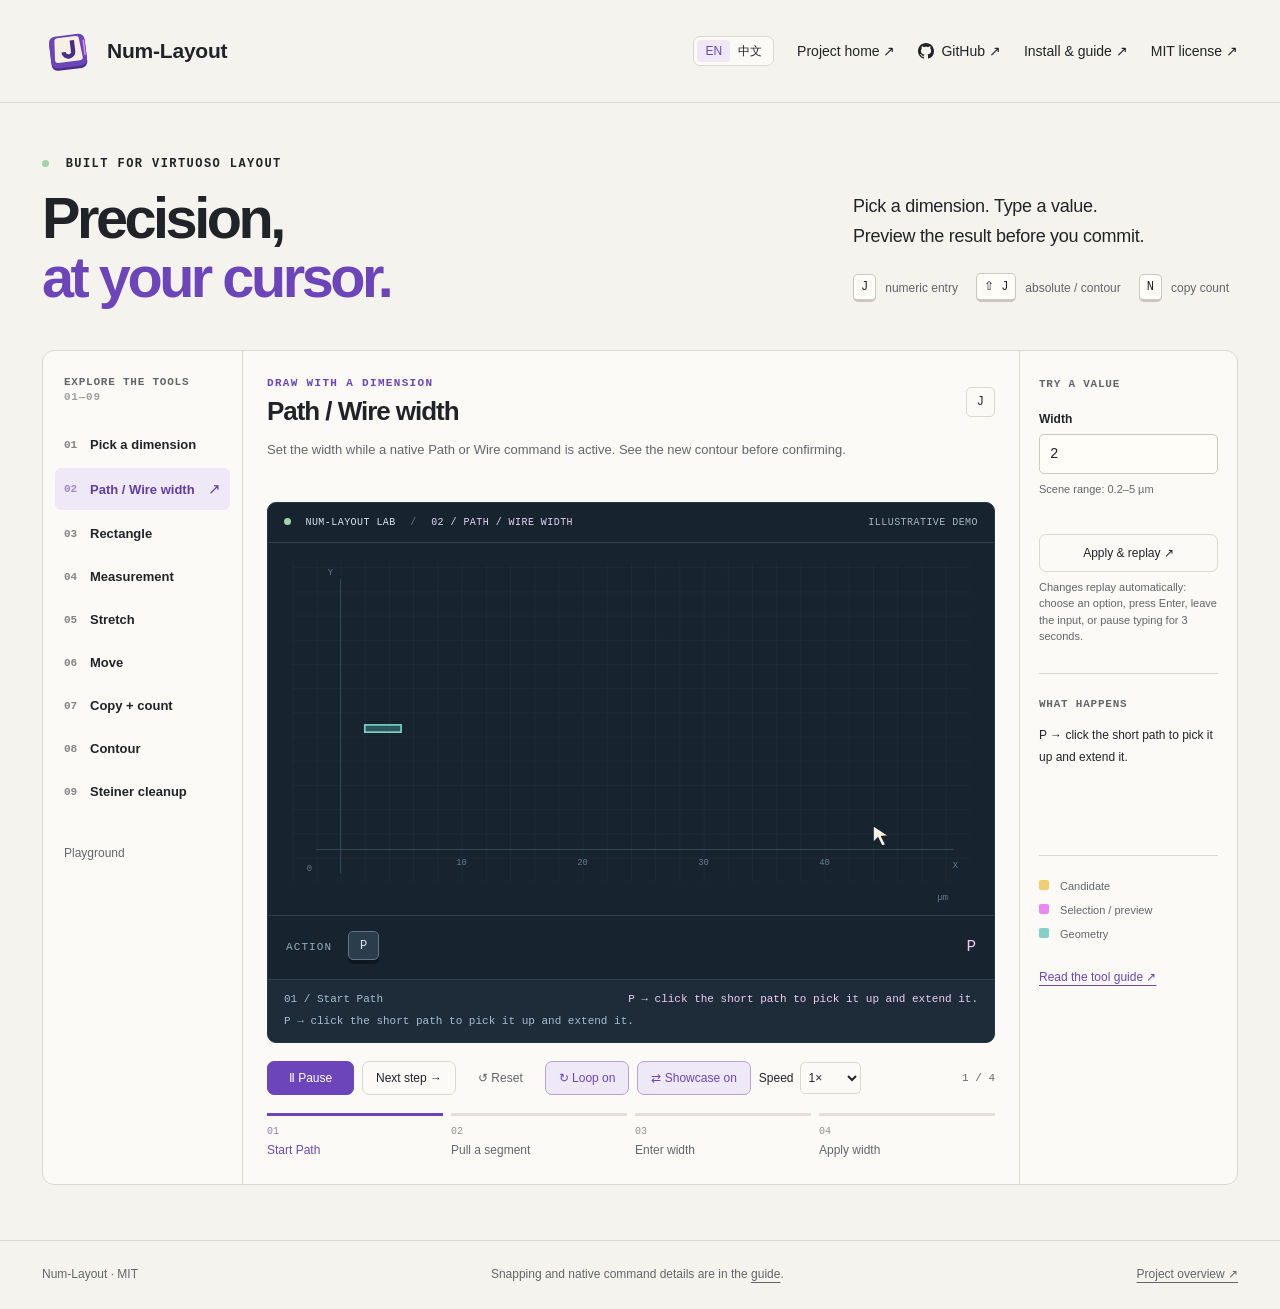
<file: docs/demo/index.html>
<!doctype html>
<html lang="en">
  <head>
    <meta charset="utf-8" />
    <meta name="viewport" content="width=device-width, initial-scale=1" />
    <meta
      id="page-description"
      name="description"
      content="Explore Num-Layout: interactive illustrations of precise widths, positions, copies, and contours in Virtuoso Layout."
    />
    <title>Num-Layout · Interactive lab</title>
    <link rel="stylesheet" href="style.css" />
    <link rel="home" id="home-en" href="../site/index.html" />
    <link rel="home" id="home-zh" href="../site/index.zh-CN.html" />
    <link rel="alternate" type="text/markdown" id="overview-en" href="../../README.md" />
    <link rel="alternate" type="text/markdown" id="overview-zh" href="../../README.zh-CN.md" />
    <script src="app.js" defer></script>
    <link rel="icon" type="image/svg+xml" href="../media/Num-Layout-icon.svg" />
  </head>
  <body>
    <a class="skip-link" id="skip-link" href="#workspace"
      >Skip to demonstration</a
    >
    <header class="topbar">
      <a
        class="brand"
        id="brand"
        href="../site/index.html"
        aria-label="Num-Layout home"
        ><img class="brand-mark" src="../media/Num-Layout-icon.svg" alt="" /> Num-Layout</a
      >
      <nav id="resource-nav" aria-label="Resources">
        <span
          class="language-switch"
          id="language-switch"
          role="group"
          aria-label="Language"
        >
          <button type="button" data-language="en" aria-pressed="true">
            EN
          </button>
          <button type="button" data-language="zh" aria-pressed="false">
            中文
          </button>
        </span>
        <a id="home-link" href="../site/index.html">Project home ↗</a
        ><a
          class="github-link"
          href="https://github.com/nekomona/Num-Layout"
          aria-label="Num-Layout on GitHub"
          ><svg viewBox="0 0 16 16" aria-hidden="true" focusable="false"><path d="M8 0C3.58 0 0 3.58 0 8c0 3.54 2.29 6.53 5.47 7.59.4.07.55-.17.55-.38 0-.19-.01-.82-.01-1.49-2.01.37-2.53-.49-2.69-.94-.09-.23-.48-.94-.82-1.13-.28-.15-.68-.52-.01-.53.63-.01 1.08.58 1.23.82.72 1.21 1.87.87 2.33.66.07-.52.28-.87.51-1.07-1.78-.2-3.64-.89-3.64-3.95 0-.87.31-1.59.82-2.15-.08-.2-.36-1.02.08-2.12 0 0 .67-.21 2.2.82.64-.18 1.32-.27 2-.27.68 0 1.36.09 2 .27 1.53-1.04 2.2-.82 2.2-.82.44 1.1.16 1.92.08 2.12.51.56.82 1.27.82 2.15 0 3.07-1.87 3.75-3.65 3.95.29.25.54.73.54 1.48 0 1.07-.01 1.93-.01 2.2 0 .21.15.46.55.38A8.012 8.012 0 0 0 16 8c0-4.42-3.58-8-8-8z"/></svg><span>GitHub ↗</span></a
        ><a id="guide-link" href="guide.html">Install &amp; guide ↗</a
        ><a id="license-link" href="../../LICENSE">MIT license ↗</a>
      </nav>
    </header>
    <main>
      <section class="intro">
        <div>
          <p class="eyebrow" id="built-for">
            <span class="signal-dot"></span> BUILT FOR VIRTUOSO LAYOUT
          </p>
          <h1 id="hero-title">Precision,<br /><span>at your cursor.</span></h1>
        </div>
        <div class="intro-note">
          <p id="hero-copy">
            Pick a dimension. Type a value.<br />
            Preview the result before you commit.
          </p>
          <div class="key-line">
            <kbd>J</kbd><span id="key-entry-label">numeric entry</span
            ><kbd>⇧ J</kbd
            ><span id="key-absolute-label">absolute / contour</span><kbd>N</kbd
            ><span id="key-copy-label">copy count</span>
          </div>
        </div>
      </section>
      <section
        class="lab"
        aria-label="Interactive tool demonstrations"
        id="workspace"
      >
        <aside class="tool-panel">
          <p class="panel-heading" id="explore-heading">
            EXPLORE THE TOOLS <span>01—09</span>
          </p>
          <nav id="tools" aria-label="Choose a tool">
            <span
              class="tool-marker"
              id="tool-marker"
              aria-hidden="true"
            ></span>
          </nav>
          <p class="aside-note" id="aside-note">Playground</p>
        </aside>
        <div class="experiment">
          <div class="experiment-heading">
            <div>
              <p class="eyebrow" id="tool-category"></p>
              <h2 id="tool-title"></h2>
            </div>
            <span id="key-badge" class="key-badge"></span>
          </div>
          <p id="tool-description" class="tool-description"></p>
          <div class="capture" id="capture">
            <div class="canvas-bar">
              <span
                ><span class="signal-dot"></span> NUM-LAYOUT LAB
                <span class="bar-divider">/</span>
                <strong id="scene-name"></strong></span
              ><span class="illustration-label" id="illustration-label"
                >ILLUSTRATIVE DEMO</span
              >
            </div>
            <svg
              id="scene"
              viewBox="0 0 900 460"
              role="img"
              aria-label="Synthetic layout demonstration"
            ></svg>
            <div
              id="input-strip"
              class="input-strip"
              aria-label="Animated input"
            ></div>
            <div class="scene-caption">
              <span id="scene-phase"></span><strong id="scene-result"></strong>
              <p id="scene-description"></p>
            </div>
          </div>
          <div class="transport">
            <button id="play" class="primary" type="button">▶ Play</button
            ><button id="next" type="button">Next step →</button
            ><button id="reset" type="button" class="quiet">↺ Reset</button
            ><button
              id="loop"
              type="button"
              aria-pressed="true"
              title="Wait 3 seconds between loops"
            >
              ↻ Loop on
            </button>
            <button
              id="showcase"
              type="button"
              aria-pressed="true"
              title="Automatically advance through every tool"
            >
              ⇄ Showcase on
            </button>
            <label class="speed-label" for="speed"
              ><span id="speed-label">Speed</span>
              <select id="speed">
                <option value="0.25">0.25×</option>
                <option value="0.5">0.5×</option>
                <option value="1" selected>1×</option>
                <option value="1.5">1.5×</option>
                <option value="2">2×</option>
                <option value="3">3×</option>
              </select>
            </label>
            <span class="step-counter" id="step-counter"></span>
          </div>
          <div class="steps" id="steps" aria-label="Demonstration steps"></div>
        </div>
        <aside class="controls">
          <p class="panel-heading" id="try-heading">TRY A VALUE</p>
          <form id="settings" novalidate>
            <div id="fields"></div>
            <p id="error" class="error" role="alert"></p>
            <button type="submit" id="apply-button" class="apply">
              Apply &amp; replay ↗
            </button>
            <p class="field-hint" id="auto-replay-hint">
              Changes replay automatically: choose an option, press Enter, leave
              the input, or pause typing for 3 seconds.
            </p>
          </form>
          <div class="readout">
            <p class="panel-heading" id="what-heading">WHAT HAPPENS</p>
            <p id="explanation" aria-live="polite"></p>
          </div>
          <div class="legend">
            <span
              ><i class="candidate"></i>
              <span id="legend-candidate">Candidate</span></span
            ><span
              ><i class="preview"></i>
              <span id="legend-preview">Selection / preview</span></span
            ><span
              ><i class="geometry"></i>
              <span id="legend-geometry">Geometry</span></span
            >
          </div>
          <a id="reference" class="reference" href="guide.html"
            ><span id="reference-label">Read the tool guide ↗</span></a
          >
        </aside>
      </section>
    </main>
    <footer>
      <span id="footer-brand">Num-Layout · MIT</span>
      <p id="footer-note">
        Snapping and native command details are in the
        <a id="footer-guide-link" href="guide.html">guide</a>.
      </p>
      <span class="footer-links"
        ><a id="overview-link" href="../../README.md"
          >Project overview ↗</a
        ></span
      >
    </footer>
    <noscript
      ><p class="noscript" id="noscript-note">
        Enable JavaScript for interactive demonstrations, or read the
        <a href="guide.html">complete user guide</a>.
      </p></noscript
    >
  </body>
</html>
</file>
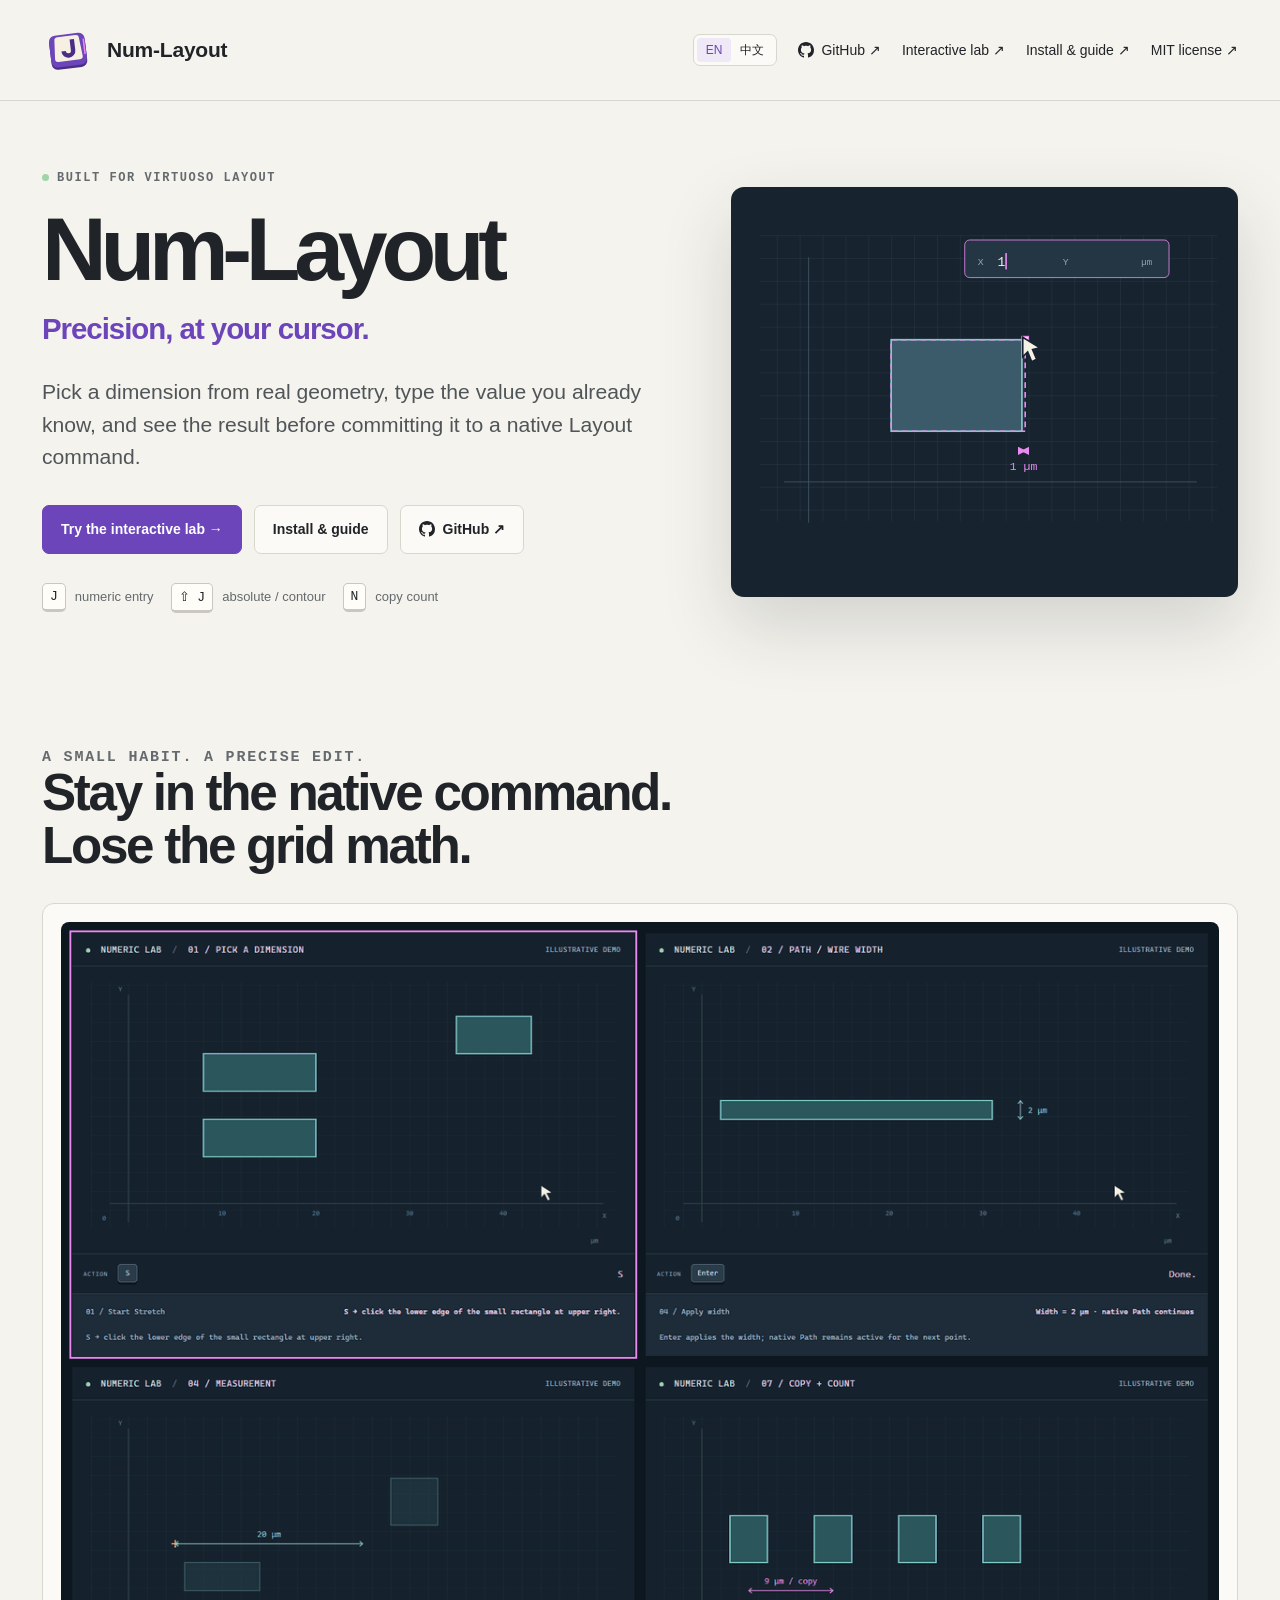
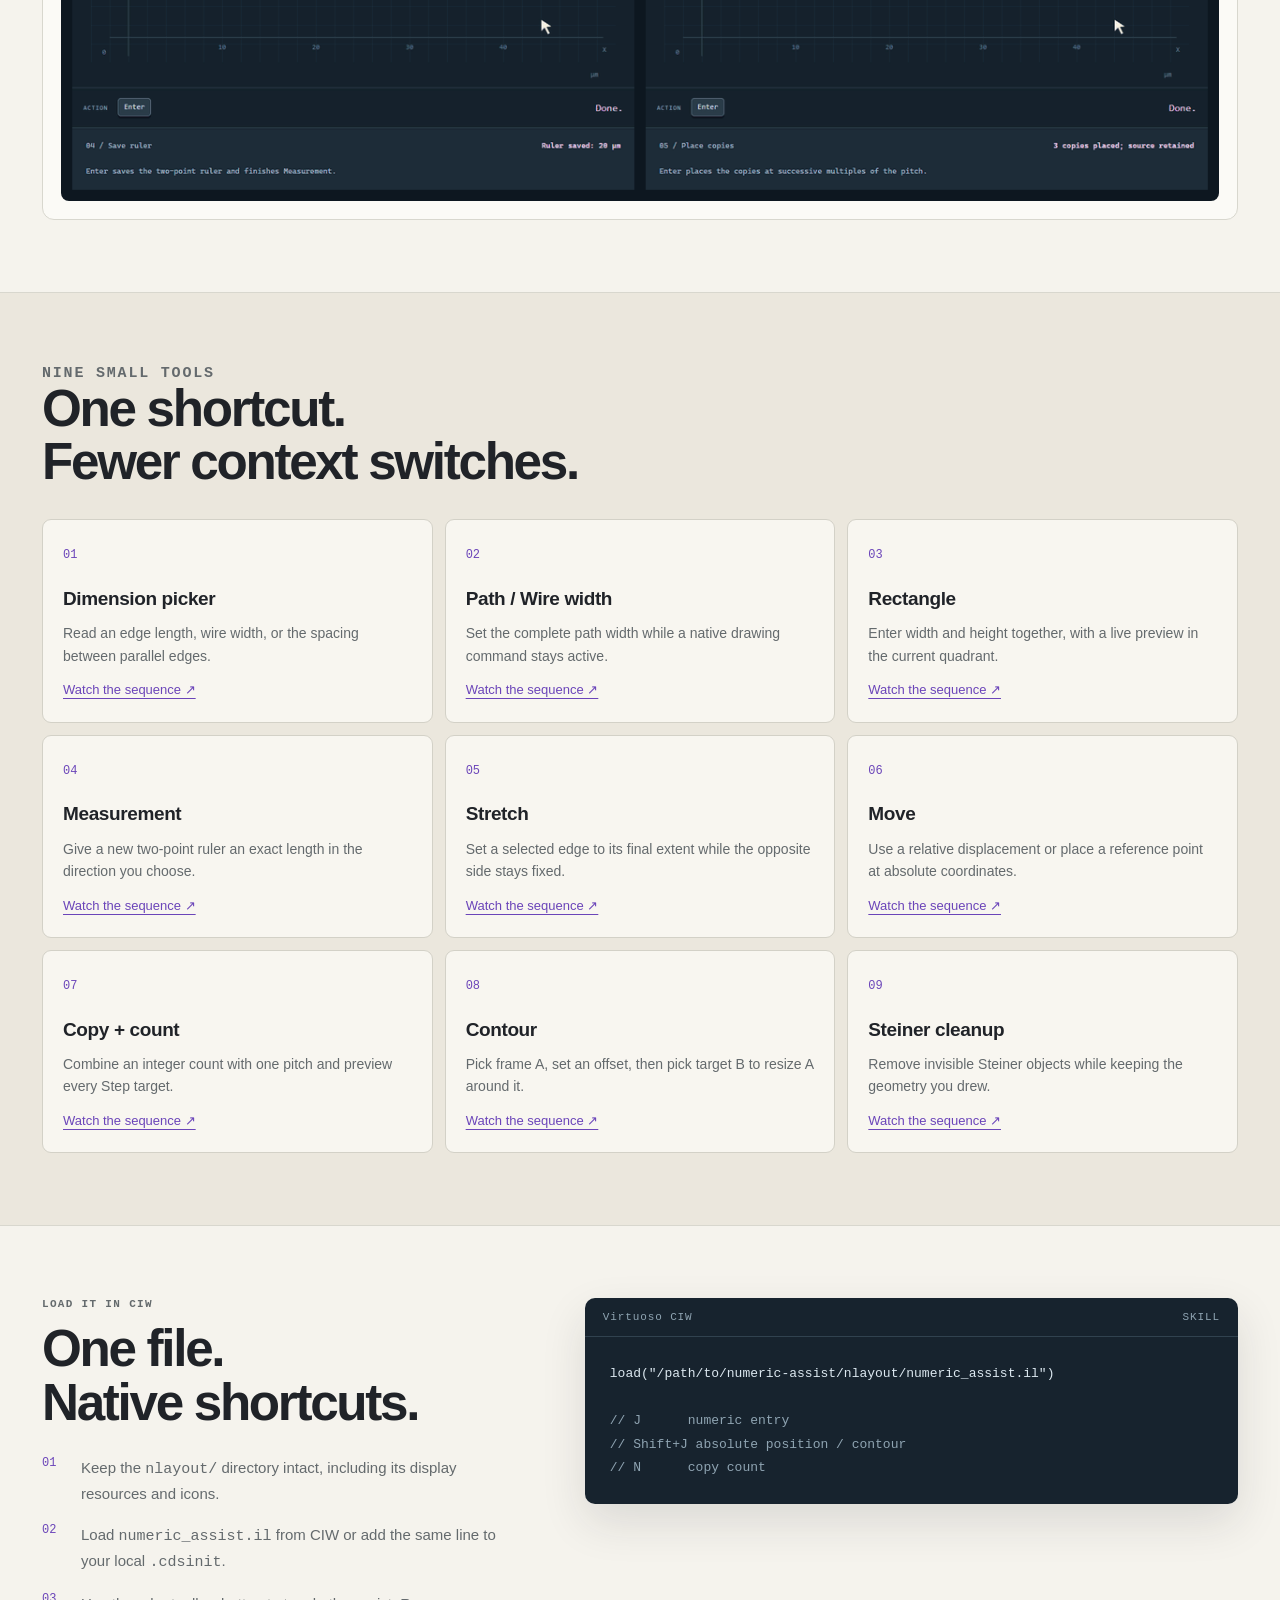
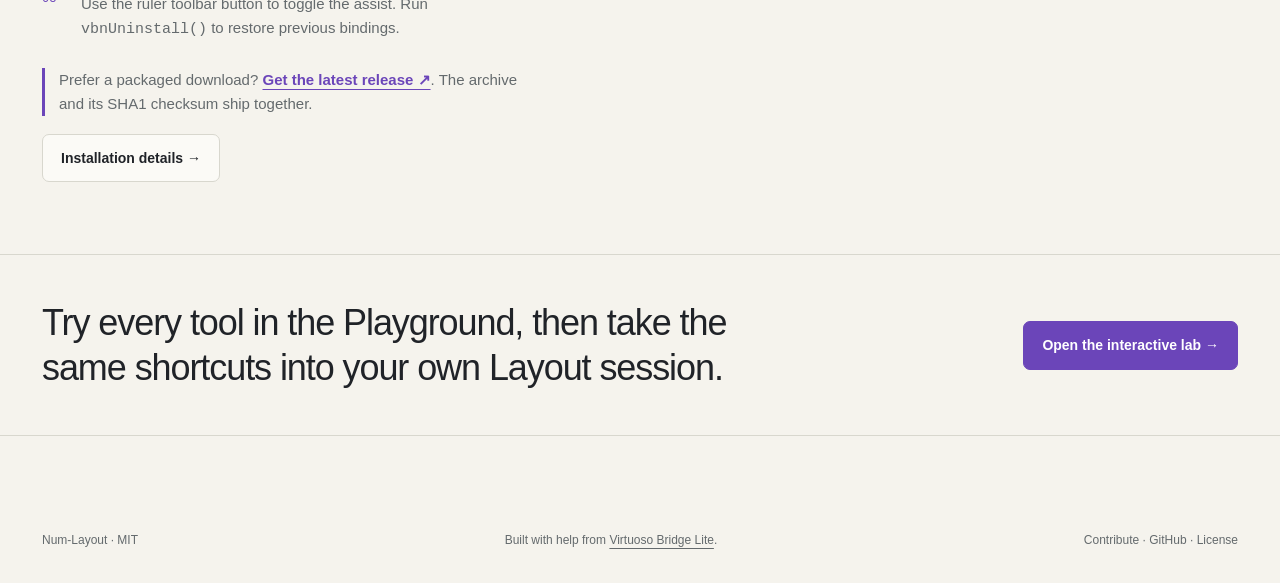
<file: docs/site/index.html>
<!doctype html>
<html lang="en">
  <head>
    <meta charset="utf-8" />
    <meta name="viewport" content="width=device-width, initial-scale=1" />
    <meta
      name="description"
      content="Num-Layout adds precise numeric entry, geometry picking, live previews, and repeatable layout edits to Virtuoso Layout commands."
    />
    <meta name="language-current" content="en" />
    <meta name="language-alternate" content="index.zh-CN.html" />
    <title>Num-Layout · Precision at your cursor</title>
    <link rel="stylesheet" href="site.css" />
    <script src="language.js"></script>
    <script src="hero.js" defer></script>
    <link rel="icon" type="image/svg+xml" href="../media/Num-Layout-icon.svg" />
  </head>
  <body>
    <header class="site-header">
      <a class="brand" href="index.html" aria-label="Num-Layout home"
        ><img class="brand-mark" src="../media/Num-Layout-icon.svg" alt="" /> Num-Layout</a
      >
      <nav class="site-nav" aria-label="Primary navigation">
        <span class="language-switch" aria-label="Language"
          ><a href="index.html" aria-current="page" data-language-choice="en"
            >EN</a
          ><a href="index.zh-CN.html" hreflang="zh-CN" data-language-choice="zh"
            >中文</a
          ></span
        ><a
          class="github-link"
          href="https://github.com/nekomona/Num-Layout"
          aria-label="Num-Layout on GitHub"
          ><svg viewBox="0 0 16 16" aria-hidden="true" focusable="false"><path d="M8 0C3.58 0 0 3.58 0 8c0 3.54 2.29 6.53 5.47 7.59.4.07.55-.17.55-.38 0-.19-.01-.82-.01-1.49-2.01.37-2.53-.49-2.69-.94-.09-.23-.48-.94-.82-1.13-.28-.15-.68-.52-.01-.53.63-.01 1.08.58 1.23.82.72 1.21 1.87.87 2.33.66.07-.52.28-.87.51-1.07-1.78-.2-3.64-.89-3.64-3.95 0-.87.31-1.59.82-2.15-.08-.2-.36-1.02.08-2.12 0 0 .67-.21 2.2.82.64-.18 1.32-.27 2-.27.68 0 1.36.09 2 .27 1.53-1.04 2.2-.82 2.2-.82.44 1.1.16 1.92.08 2.12.51.56.82 1.27.82 2.15 0 3.07-1.87 3.75-3.65 3.95.29.25.54.73.54 1.48 0 1.07-.01 1.93-.01 2.2 0 .21.15.46.55.38A8.012 8.012 0 0 0 16 8c0-4.42-3.58-8-8-8z"/></svg><span>GitHub ↗</span></a
        ><a href="../demo/index.html">Interactive lab ↗</a
        ><a href="../demo/guide.html">Install &amp; guide ↗</a
        ><a href="../../LICENSE">MIT license ↗</a>
      </nav>
    </header>
    <main>
      <section class="hero">
        <div>
          <p class="kicker">
            <span class="signal-dot"></span>BUILT FOR VIRTUOSO LAYOUT
          </p>
          <h1>Num-Layout</h1>
          <p class="hero-tagline">Precision, at your cursor.</p>
          <p class="lede">
            Pick a dimension from real geometry, type the value you already
            know, and see the result before committing it to a native Layout
            command.
          </p>
          <div class="hero-actions">
            <a class="button primary" href="../demo/index.html"
              >Try the interactive lab →</a
            >
            <a class="button" href="../demo/guide.html">Install &amp; guide</a>
            <a
              class="button github-button"
              href="https://github.com/nekomona/Num-Layout"
              ><svg viewBox="0 0 16 16" aria-hidden="true" focusable="false"><path d="M8 0C3.58 0 0 3.58 0 8c0 3.54 2.29 6.53 5.47 7.59.4.07.55-.17.55-.38 0-.19-.01-.82-.01-1.49-2.01.37-2.53-.49-2.69-.94-.09-.23-.48-.94-.82-1.13-.28-.15-.68-.52-.01-.53.63-.01 1.08.58 1.23.82.72 1.21 1.87.87 2.33.66.07-.52.28-.87.51-1.07-1.78-.2-3.64-.89-3.64-3.95 0-.87.31-1.59.82-2.15-.08-.2-.36-1.02.08-2.12 0 0 .67-.21 2.2.82.64-.18 1.32-.27 2-.27.68 0 1.36.09 2 .27 1.53-1.04 2.2-.82 2.2-.82.44 1.1.16 1.92.08 2.12.51.56.82 1.27.82 2.15 0 3.07-1.87 3.75-3.65 3.95.29.25.54.73.54 1.48 0 1.07-.01 1.93-.01 2.2 0 .21.15.46.55.38A8.012 8.012 0 0 0 16 8c0-4.42-3.58-8-8-8z"/></svg> GitHub ↗</a
            >
          </div>
          <div class="key-row" aria-label="Primary shortcuts">
            <kbd>J</kbd><span>numeric entry</span><kbd>⇧ J</kbd
            ><span>absolute / contour</span><kbd>N</kbd><span>copy count</span>
          </div>
        </div>
        <div
          class="hero-art"
          aria-label="Illustrative layout with an exact stretch dimension"
        >
          <svg viewBox="0 0 620 440" role="img" aria-labelledby="hero-art-title">
            <title id="hero-art-title">Animated X/Y stretch preview on a layout rectangle</title>
            <defs>
              <pattern id="hero-grid" width="28" height="28" patternUnits="userSpaceOnUse">
                <path d="M28 0H0V28" fill="none" stroke="#2b3d49" stroke-width="1" />
              </pattern>
              <marker id="hero-arrow" viewBox="0 0 8 8" refX="7" refY="4" markerWidth="7" markerHeight="7" orient="auto-start-reverse">
                <path d="M0 0L8 4L0 8Z" fill="#e989f1" />
              </marker>
            </defs>
            <rect width="620" height="440" fill="#17232e" />
            <rect x="35" y="28" width="560" height="350" fill="url(#hero-grid)" />
            <path d="M65 330H570M95 380V55" stroke="#415766" />
            <rect id="hero-base" x="196" y="156" width="160" height="112" fill="#2b575c" stroke="#82d2c9" stroke-width="2" />
            <rect id="hero-preview" x="196" y="156" width="160" height="112" fill="#e989f1" fill-opacity=".09" stroke="#e989f1" stroke-width="2" stroke-dasharray="7 5" />
            <rect id="hero-handle" x="352" y="152" width="8" height="8" fill="#f5f1e6" stroke="#e989f1" stroke-width="1.5" />
            <path id="hero-dim-x-line" d="M196 292H356" fill="none" stroke="#e989f1" stroke-width="1.5" marker-start="url(#hero-arrow)" marker-end="url(#hero-arrow)" />
            <text id="hero-x-label" x="276" y="316" text-anchor="middle" fill="#e989f1" font-family="Consolas, monospace" font-size="14">0 µm</text>
            <path id="hero-dim-y-line" d="M376 156V268" fill="none" stroke="#e989f1" stroke-width="1.5" marker-start="url(#hero-arrow)" marker-end="url(#hero-arrow)" />
            <text id="hero-y-label" x="382" y="216" fill="#e989f1" font-family="Consolas, monospace" font-size="14">0 µm</text>
            <rect x="286" y="34" width="250" height="46" rx="6" fill="#243643" stroke="#e989f1" />
            <text x="302" y="64" fill="#8fa4b2" font-family="Consolas, monospace" font-size="12">X</text>
            <text id="hero-x-input" x="326" y="66" fill="#f5f1e6" font-family="Consolas, monospace" font-size="16"></text>
            <text x="406" y="64" fill="#8fa4b2" font-family="Consolas, monospace" font-size="12">Y</text>
            <text id="hero-y-input" x="430" y="66" fill="#f5f1e6" font-family="Consolas, monospace" font-size="16"></text>
            <text x="502" y="64" fill="#8fa4b2" font-family="Consolas, monospace" font-size="11">µm</text>
            <rect id="hero-caret" x="326" y="50" width="2" height="20" fill="#e989f1" />
            <path id="hero-pointer" d="M0 0v24l6-6 5 12 6-3-5-12 9-2Z" fill="#f5f1e6" stroke="#17232e" stroke-width="2" />
          </svg>
        </div>
      </section>

      <section class="section" id="motion">
        <div class="section-head">
          <div>
            <p class="section-kicker">A SMALL HABIT. A PRECISE EDIT.</p>
            <h2>Stay in the native command.<br />Lose the grid math.</h2>
          </div>
        </div>
        <div class="motion-card">
          <img
            src="../media/overview.gif"
            alt="Four animated examples: pick a dimension, set path width, create a ruler, and place repeated copies."
          />
        </div>
      </section>

      <section class="tools-band" id="tools">
        <div class="section">
          <div class="section-head">
            <div>
              <p class="section-kicker">NINE SMALL TOOLS</p>
              <h2>One shortcut.<br />Fewer context switches.</h2>
            </div>
          </div>
          <div class="tool-grid">
            <article class="tool-card">
              <span class="num">01</span>
              <h3>Dimension picker</h3>
              <p>
                Read an edge length, wire width, or the spacing between parallel
                edges.
              </p>
              <a href="../demo/index.html#pick">Watch the sequence ↗</a>
            </article>
            <article class="tool-card">
              <span class="num">02</span>
              <h3>Path / Wire width</h3>
              <p>
                Set the complete path width while a native drawing command stays
                active.
              </p>
              <a href="../demo/index.html#width">Watch the sequence ↗</a>
            </article>
            <article class="tool-card">
              <span class="num">03</span>
              <h3>Rectangle</h3>
              <p>
                Enter width and height together, with a live preview in the
                current quadrant.
              </p>
              <a href="../demo/index.html#rectangle">Watch the sequence ↗</a>
            </article>
            <article class="tool-card">
              <span class="num">04</span>
              <h3>Measurement</h3>
              <p>
                Give a new two-point ruler an exact length in the direction you
                choose.
              </p>
              <a href="../demo/index.html#measure">Watch the sequence ↗</a>
            </article>
            <article class="tool-card">
              <span class="num">05</span>
              <h3>Stretch</h3>
              <p>
                Set a selected edge to its final extent while the opposite side
                stays fixed.
              </p>
              <a href="../demo/index.html#stretch">Watch the sequence ↗</a>
            </article>
            <article class="tool-card">
              <span class="num">06</span>
              <h3>Move</h3>
              <p>
                Use a relative displacement or place a reference point at
                absolute coordinates.
              </p>
              <a href="../demo/index.html#move">Watch the sequence ↗</a>
            </article>
            <article class="tool-card">
              <span class="num">07</span>
              <h3>Copy + count</h3>
              <p>
                Combine an integer count with one pitch and preview every Step
                target.
              </p>
              <a href="../demo/index.html#copy">Watch the sequence ↗</a>
            </article>
            <article class="tool-card">
              <span class="num">08</span>
              <h3>Contour</h3>
              <p>
                Pick frame A, set an offset, then pick target B to resize A around it.
              </p>
              <a href="../demo/index.html#contour">Watch the sequence ↗</a>
            </article>
            <article class="tool-card">
              <span class="num">09</span>
              <h3>Steiner cleanup</h3>
              <p>
                Remove invisible Steiner objects while keeping the geometry you
                drew.
              </p>
              <a href="../demo/index.html#cleanup">Watch the sequence ↗</a>
            </article>
          </div>
        </div>
      </section>

      <section class="section quick-grid" id="install">
        <div class="quick-copy">
          <p class="section-kicker">LOAD IT IN CIW</p>
          <h2>One file.<br />Native shortcuts.</h2>
          <ol class="steps">
            <li>
              <b>01</b
              ><span
                >Keep the <code>nlayout/</code> directory intact, including its
                display resources and icons.</span
              >
            </li>
            <li>
              <b>02</b
              ><span
                >Load <code>numeric_assist.il</code> from CIW or add the same
                line to your local <code>.cdsinit</code>.</span
              >
            </li>
            <li>
              <b>03</b
              ><span
                >Use the ruler toolbar button to toggle the assist. Run
                <code>vbnUninstall()</code> to restore previous bindings.</span
              >
            </li>
          </ol>
          <p class="release-note">
            Prefer a packaged download?
            <a href="https://github.com/nekomona/Num-Layout/releases/latest"
              >Get the latest release ↗</a
            >. The archive and its SHA1 checksum ship together.
          </p>
          <a class="button" href="../demo/guide.html#installation"
            >Installation details →</a
          >
        </div>
        <div class="code-card">
          <header><span>Virtuoso CIW</span><span>SKILL</span></header>
          <pre><code>load(&quot;/path/to/numeric-assist/nlayout/numeric_assist.il&quot;)

<span style="color:#8fa4b2">// J      numeric entry</span>
<span style="color:#8fa4b2">// Shift+J absolute position / contour</span>
<span style="color:#8fa4b2">// N      copy count</span></code></pre>
        </div>
      </section>

      <section class="closing">
        <p>
          Try every tool in the Playground, then take the same shortcuts into
          your own Layout session.
        </p>
        <a class="button primary" href="../demo/index.html"
          >Open the interactive lab →</a
        >
      </section>
    </main>
    <footer class="site-footer">
      <span>Num-Layout · MIT</span>
      <p>
        Built with help from
        <a href="https://github.com/Arcadia-1/virtuoso-bridge-lite"
          >Virtuoso Bridge Lite</a
        >.
      </p>
      <span class="footer-links"
        ><a href="../../CONTRIBUTING.md">Contribute</a> ·
        <a href="https://github.com/nekomona/Num-Layout">GitHub</a> ·
        <a href="../../LICENSE">License</a></span
      >
    </footer>
  </body>
</html>
</file>
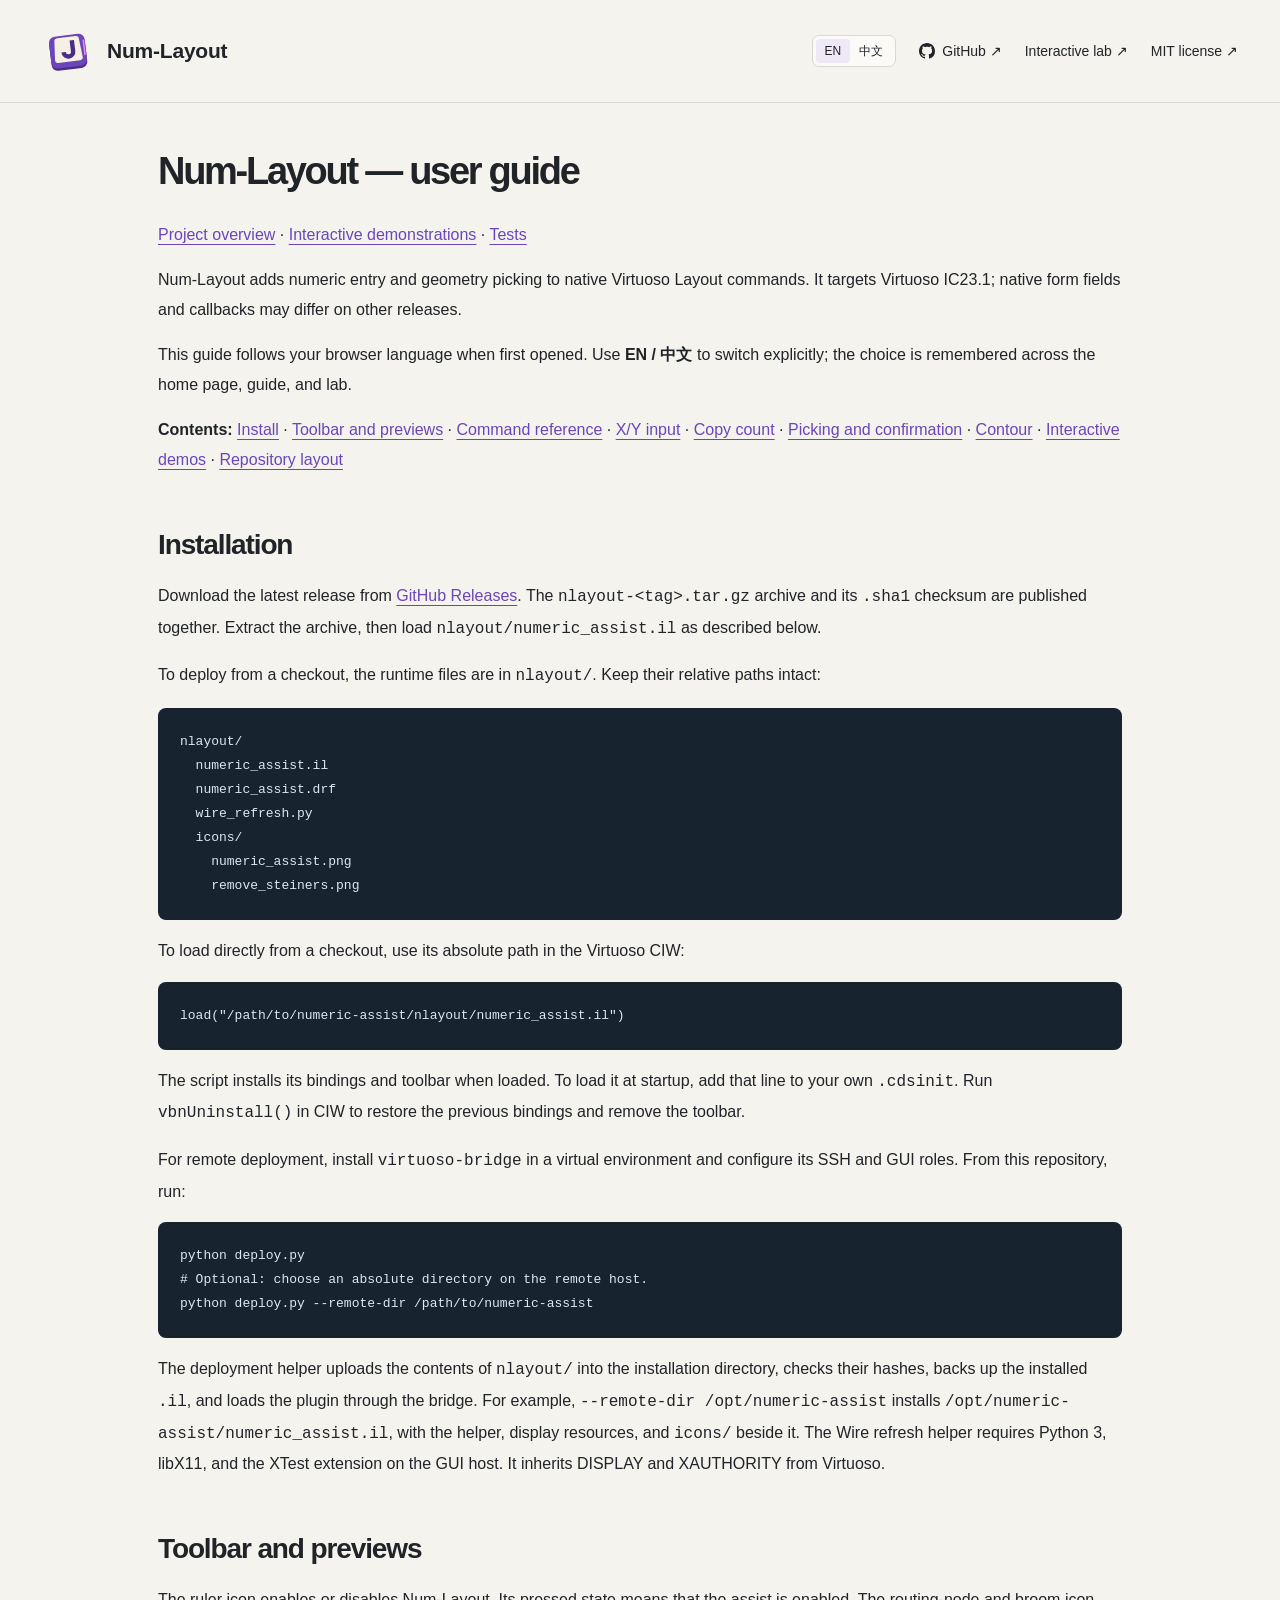
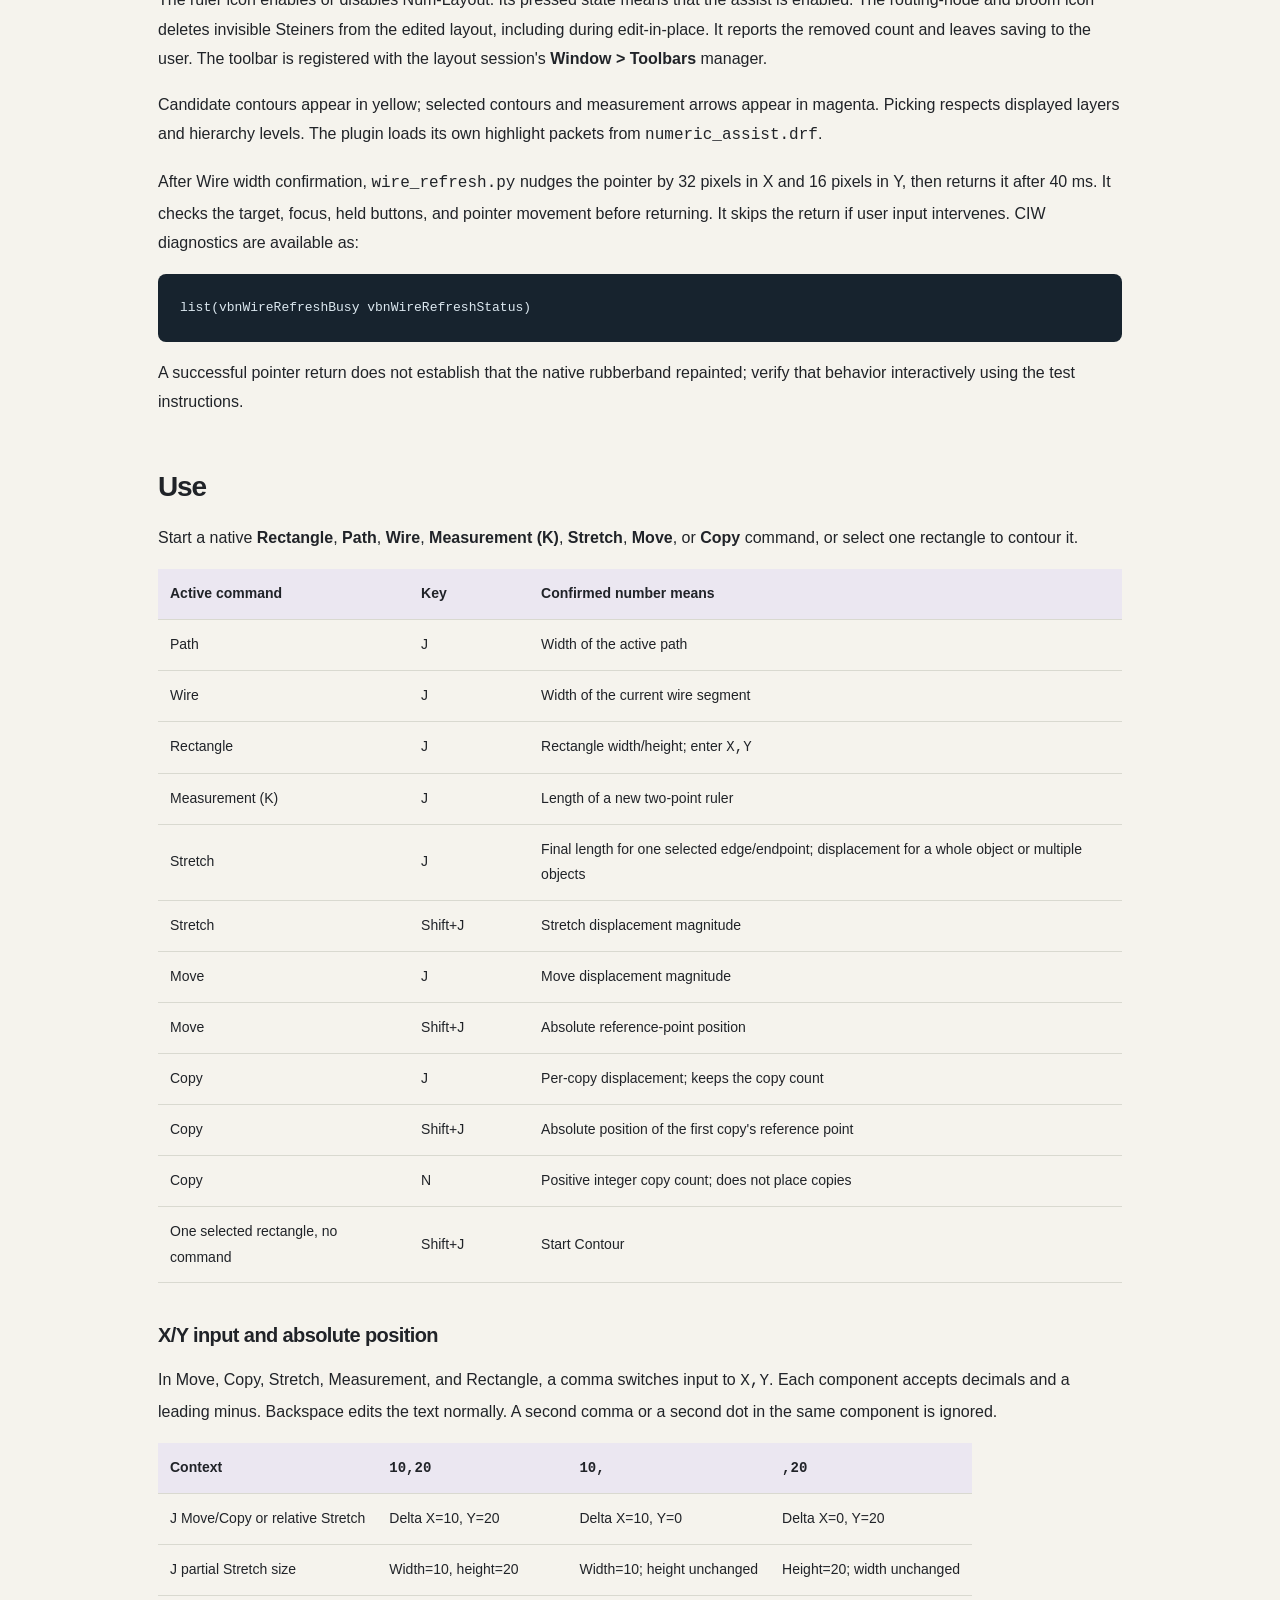
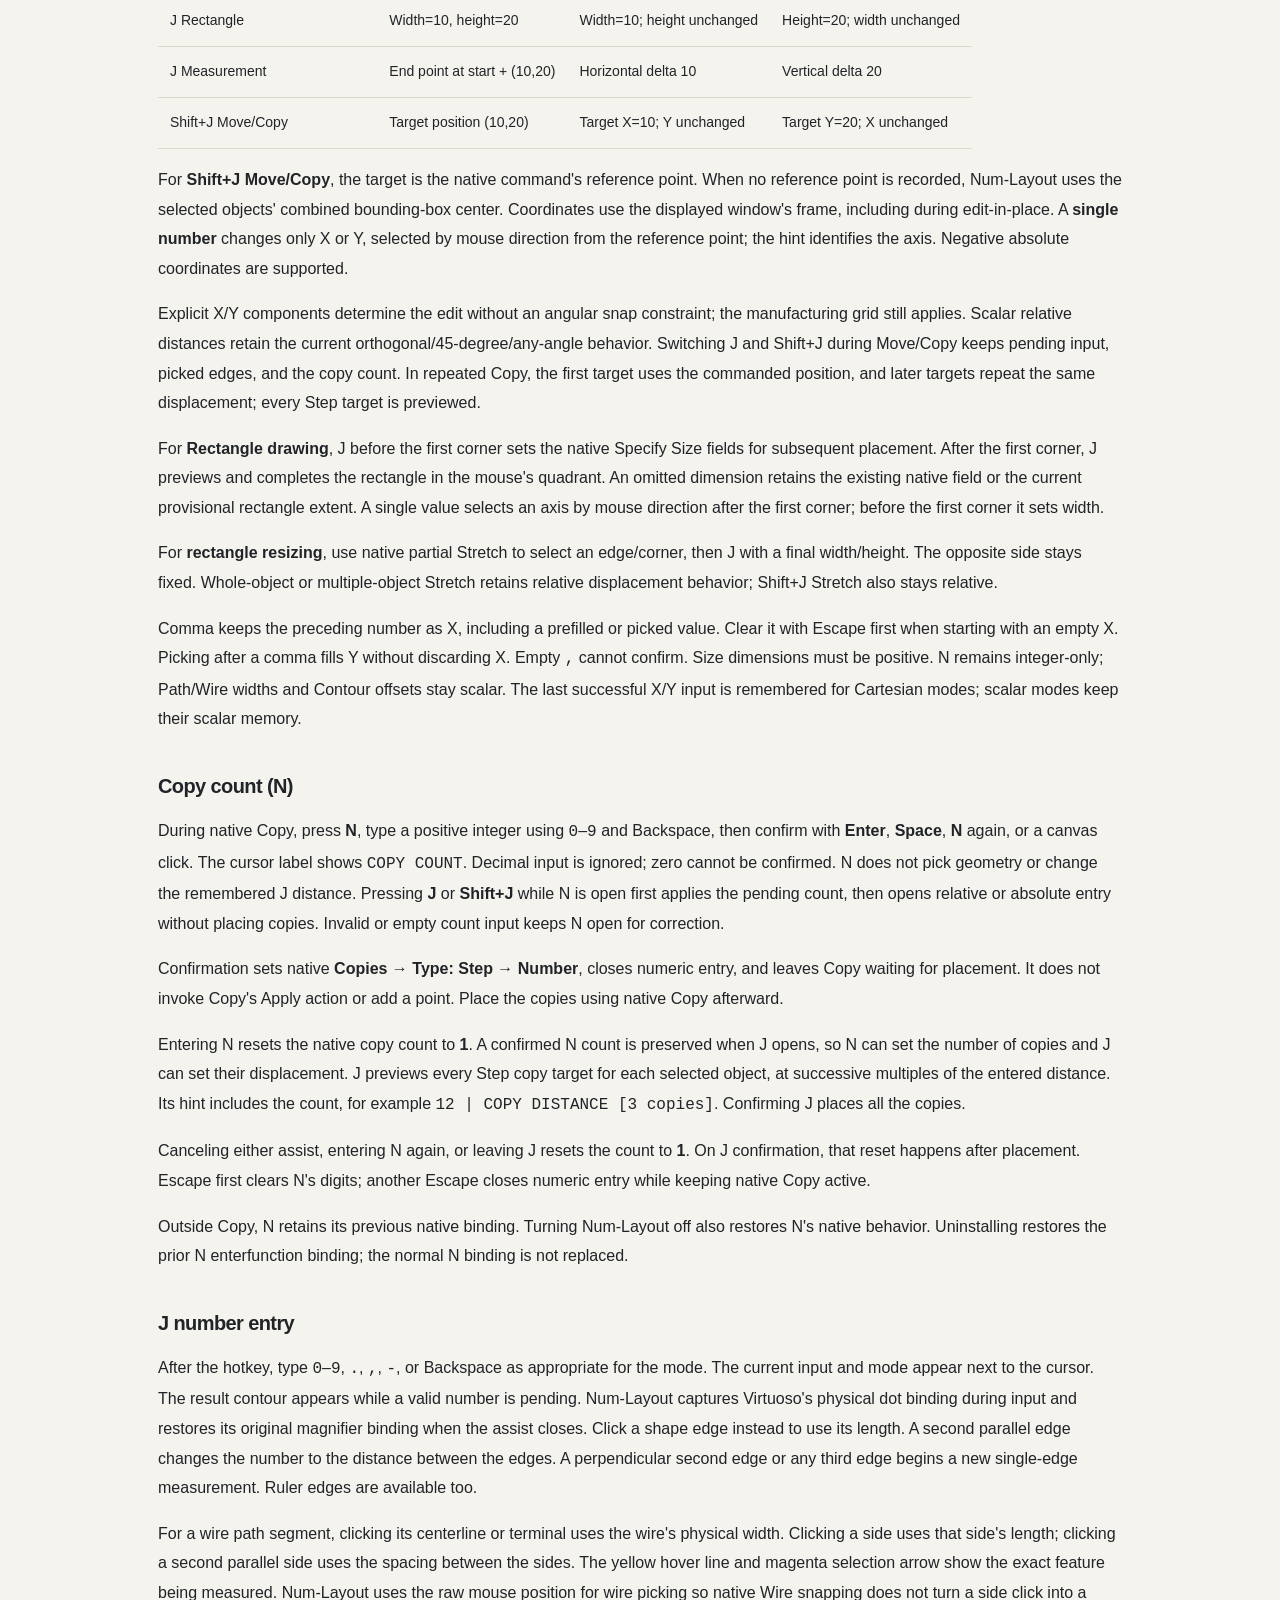
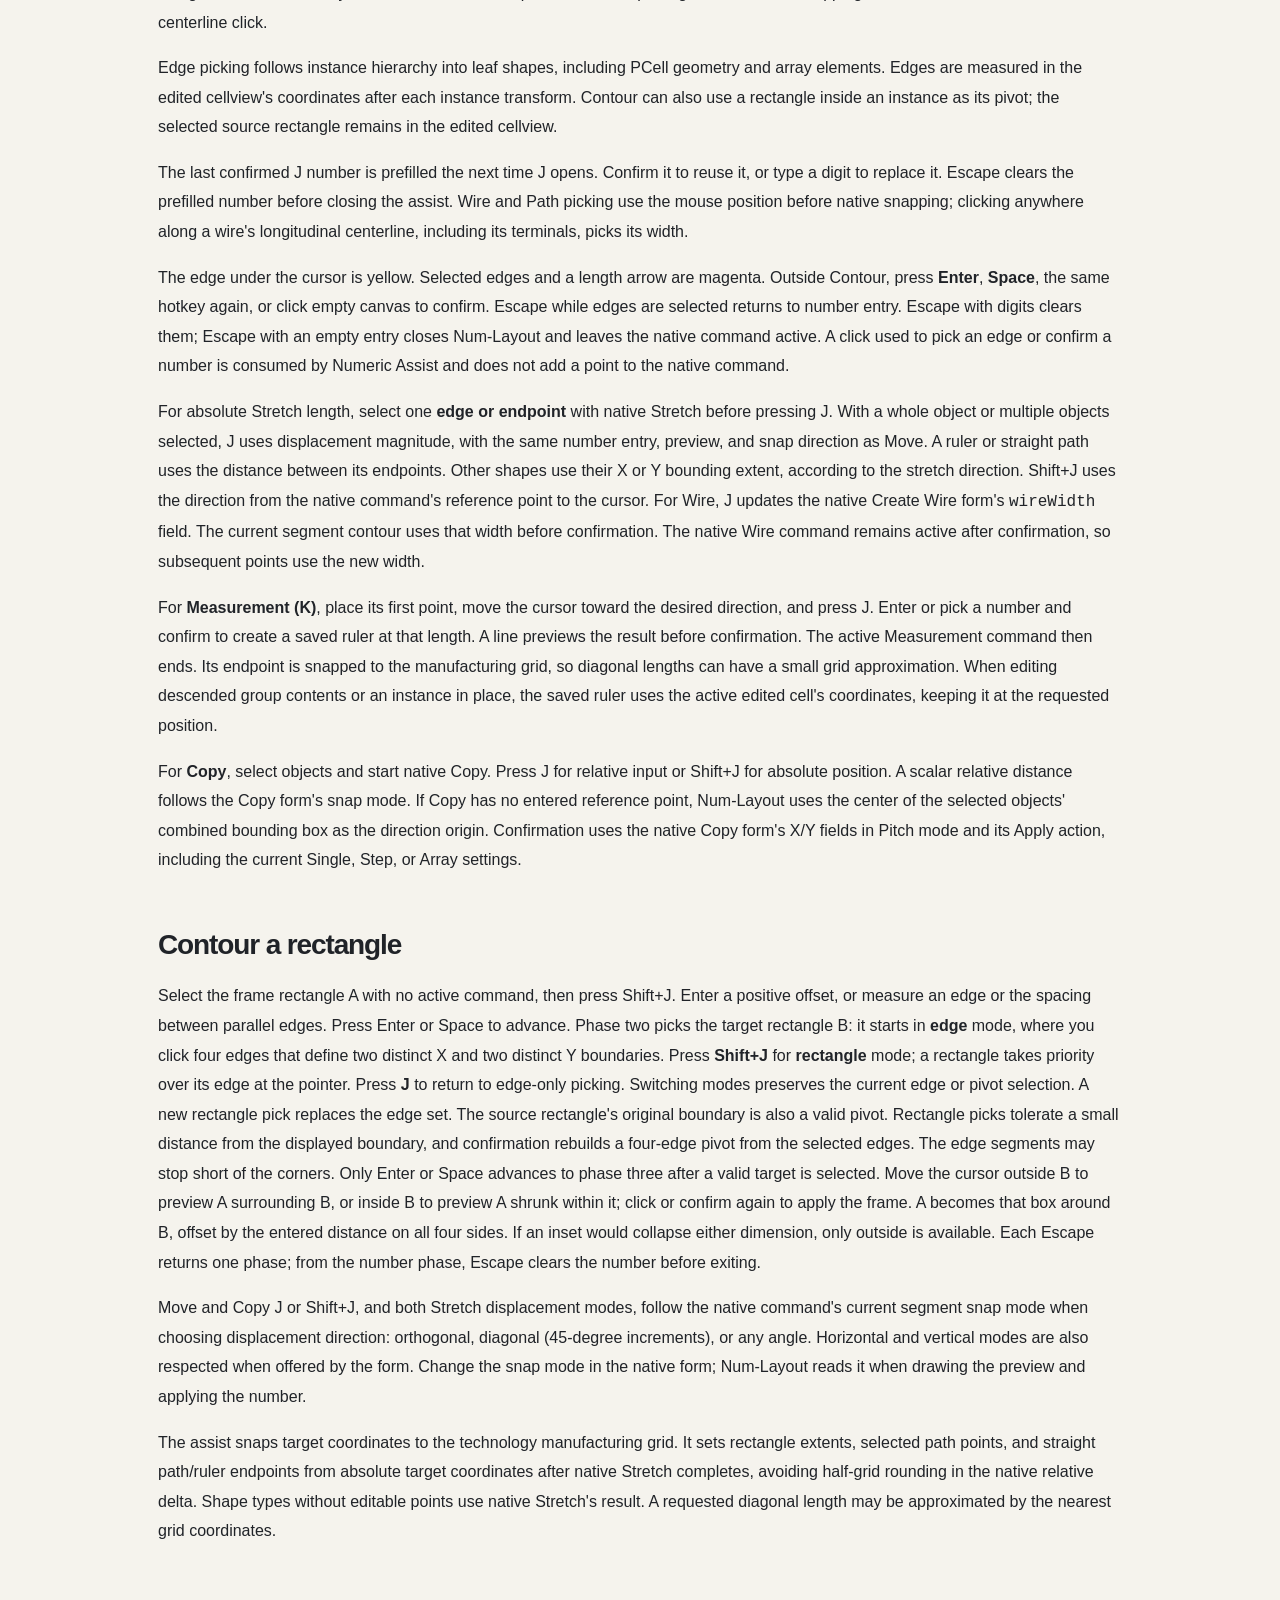
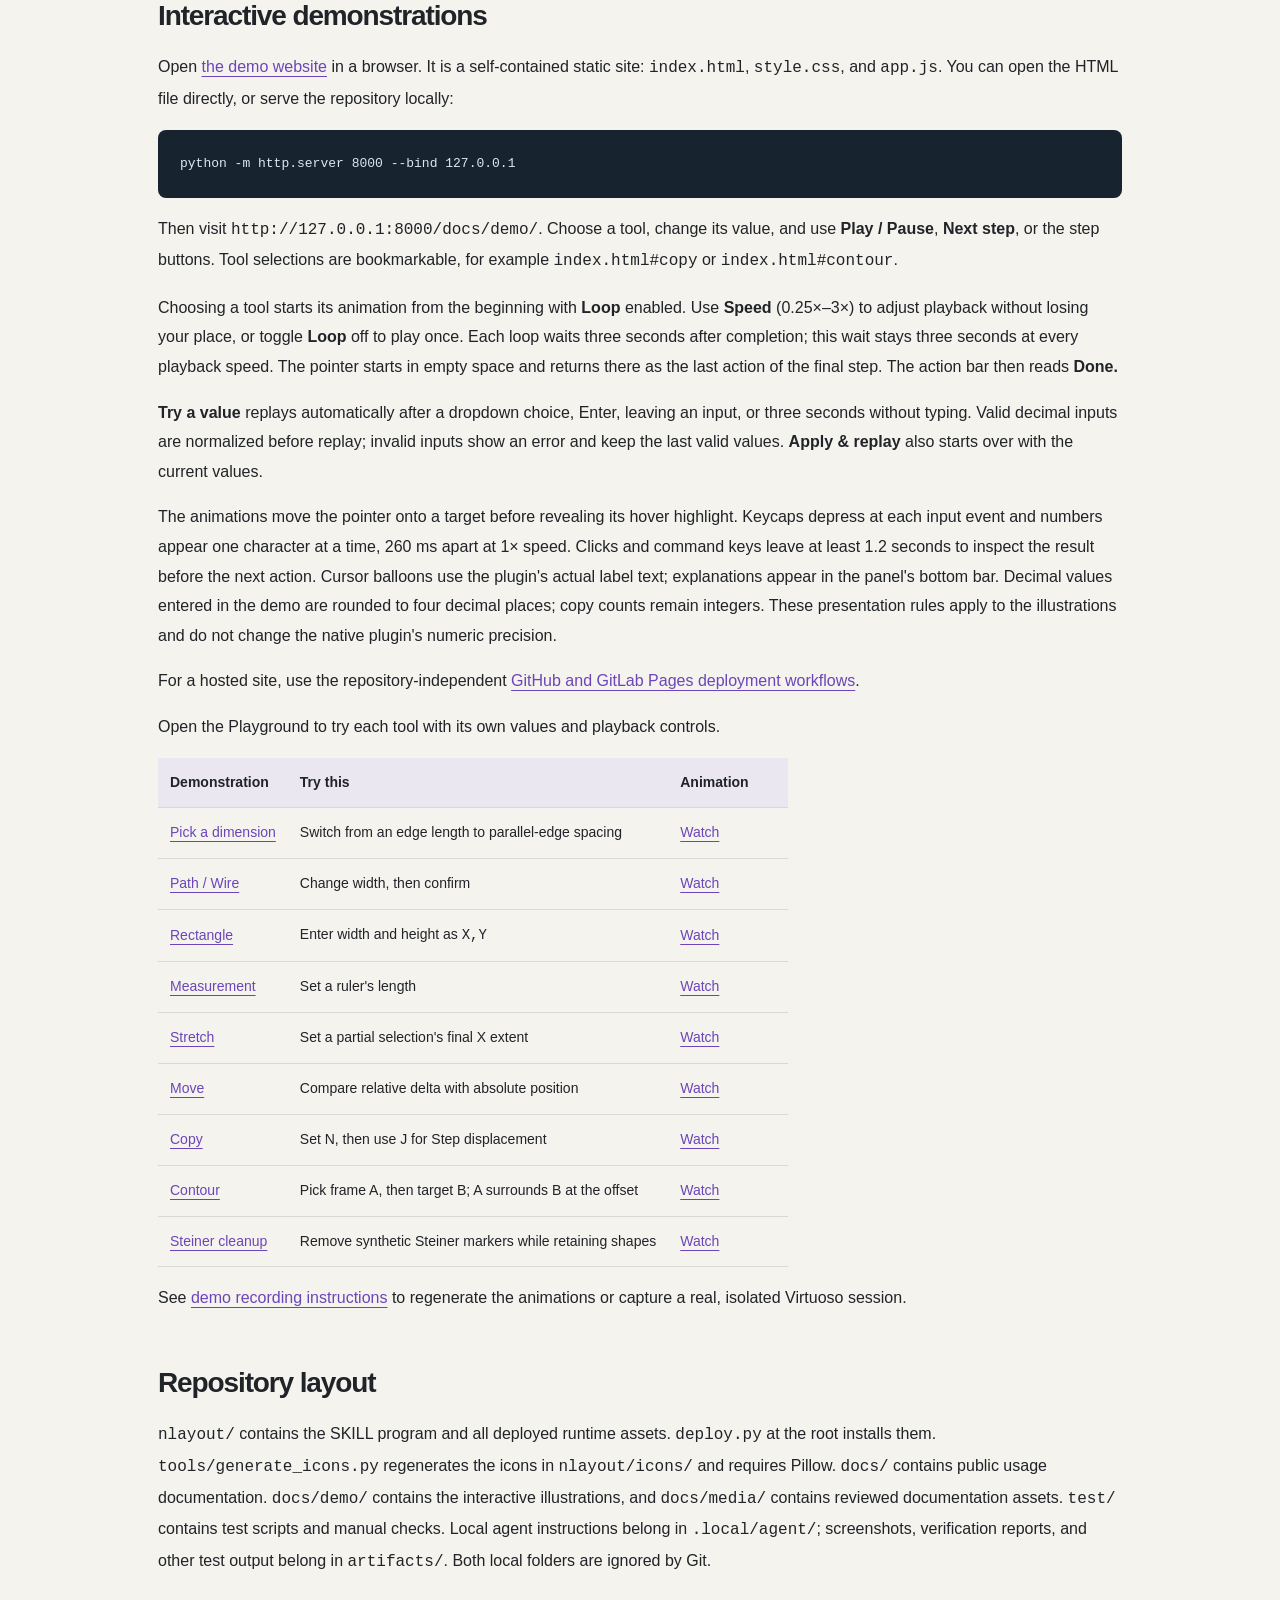
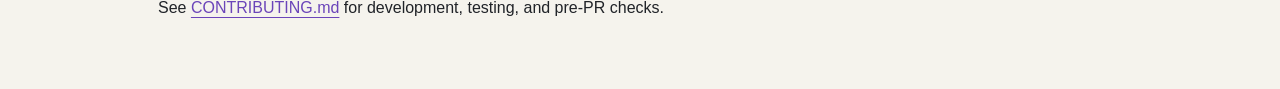
<file: docs/demo/guide.html>
<!doctype html>
<html lang="en"><head><meta charset="utf-8"><meta name="viewport" content="width=device-width, initial-scale=1">
<meta name="language-current" content="en"><meta name="language-alternate" content="guide.zh-CN.html">
<link rel="icon" type="image/svg+xml" href="../media/Num-Layout-icon.svg">
<title>Num-Layout · User guide</title><link rel="stylesheet" href="style.css">
<style>.guide{max-width:1020px;margin:45px auto;padding:0 28px 60px;line-height:1.85}.guide h1{font-size:38px;line-height:1.25;margin-bottom:24px}.guide h2{font-size:28px;line-height:1.3;margin-top:52px;margin-bottom:18px}.guide h3{font-size:20px;line-height:1.4;margin-top:38px}.guide p,.guide li{font-size:16px}.guide pre{overflow:auto;background:#17232e;color:#dce8f0;padding:22px;border-radius:8px;font-size:13px}.guide code{font-family:Consolas,monospace}.guide table{display:block;overflow:auto;border-collapse:collapse;width:100%;font-size:14px}.guide th,.guide td{text-align:left;border-bottom:1px solid #d9d9d0;padding:12px;min-width:120px}.guide th{background:#ebe7f1}.guide a{color:#6b45b9}.guide img{max-width:100%;height:auto}.guide h2,.guide h3{scroll-margin-top:25px}.language-switch a{padding:6px 9px;border-radius:4px;font-size:12px;line-height:1}.language-switch a[aria-current="page"]{background:#eee8f7}</style>
<script src="../site/language.js"></script>
</head><body><header class="topbar"><a class="brand" href="../site/index.html"><img class="brand-mark" src="../media/Num-Layout-icon.svg" alt=""> Num-Layout</a><nav><span class="language-switch" aria-label="Language"><a href="guide.html" data-language-choice="en" aria-current="page">EN</a><a href="guide.zh-CN.html" data-language-choice="zh" aria-current="false">中文</a></span><a class="github-link" href="https://github.com/nekomona/Num-Layout" aria-label="Num-Layout on GitHub"><svg viewBox="0 0 16 16" aria-hidden="true" focusable="false"><path d="M8 0C3.58 0 0 3.58 0 8c0 3.54 2.29 6.53 5.47 7.59.4.07.55-.17.55-.38 0-.19-.01-.82-.01-1.49-2.01.37-2.53-.49-2.69-.94-.09-.23-.48-.94-.82-1.13-.28-.15-.68-.52-.01-.53.63-.01 1.08.58 1.23.82.72 1.21 1.87.87 2.33.66.07-.52.28-.87.51-1.07-1.78-.2-3.64-.89-3.64-3.95 0-.87.31-1.59.82-2.15-.08-.2-.36-1.02.08-2.12 0 0 .67-.21 2.2.82.64-.18 1.32-.27 2-.27.68 0 1.36.09 2 .27 1.53-1.04 2.2-.82 2.2-.82.44 1.1.16 1.92.08 2.12.51.56.82 1.27.82 2.15 0 3.07-1.87 3.75-3.65 3.95.29.25.54.73.54 1.48 0 1.07-.01 1.93-.01 2.2 0 .21.15.46.55.38A8.012 8.012 0 0 0 16 8c0-4.42-3.58-8-8-8z"/></svg><span>GitHub ↗</span></a><a href="index.html">Interactive lab ↗</a><a href="../../LICENSE">MIT license ↗</a></nav></header><main class="guide"><h1 id="num-layout-user-guide">Num-Layout — user guide</h1>
<p><a href="index.html">Project overview</a> · <a href="../demo/index.html">Interactive demonstrations</a> · <a href="../../test/README.md">Tests</a></p>
<p>Num-Layout adds numeric entry and geometry picking to native Virtuoso
Layout commands. It targets Virtuoso IC23.1; native form fields and callbacks
may differ on other releases.</p>
<p>This guide follows your browser language when first opened. Use <strong>EN / 中文</strong> to
switch explicitly; the choice is remembered across the home page, guide, and lab.</p>
<p><strong>Contents:</strong> <a href="#installation">Install</a> · <a href="#toolbar-and-previews">Toolbar and previews</a> ·
<a href="#use">Command reference</a> · <a href="#xy-input-and-absolute-position">X/Y input</a> ·
<a href="#copy-count-n">Copy count</a> · <a href="#j-number-entry">Picking and confirmation</a> ·
<a href="#contour-a-rectangle">Contour</a> · <a href="#interactive-demonstrations">Interactive demos</a> ·
<a href="#repository-layout">Repository layout</a></p>
<h2 id="installation">Installation</h2>
<p>Download the latest release from
<a href="https://github.com/nekomona/Num-Layout/releases/latest">GitHub Releases</a>. The
<code>nlayout-&lt;tag&gt;.tar.gz</code> archive and its <code>.sha1</code> checksum are published together.
Extract the archive, then load <code>nlayout/numeric_assist.il</code> as described below.</p>
<p>To deploy from a checkout, the runtime files are in <code>nlayout/</code>. Keep their
relative paths intact:</p>
<pre><code class="language-text">nlayout/
  numeric_assist.il
  numeric_assist.drf
  wire_refresh.py
  icons/
    numeric_assist.png
    remove_steiners.png
</code></pre>
<p>To load directly from a checkout, use its absolute path in the Virtuoso CIW:</p>
<pre><code class="language-skill">load(&quot;/path/to/numeric-assist/nlayout/numeric_assist.il&quot;)
</code></pre>
<p>The script installs its bindings and toolbar when loaded. To load it at startup,
add that line to your own <code>.cdsinit</code>. Run <code>vbnUninstall()</code> in CIW to restore the
previous bindings and remove the toolbar.</p>
<p>For remote deployment, install <code>virtuoso-bridge</code> in a virtual environment and
configure its SSH and GUI roles. From this repository, run:</p>
<pre><code class="language-sh">python deploy.py
# Optional: choose an absolute directory on the remote host.
python deploy.py --remote-dir /path/to/numeric-assist
</code></pre>
<p>The deployment helper uploads the contents of <code>nlayout/</code> into the installation
directory, checks their hashes, backs up the installed <code>.il</code>, and loads the
plugin through the bridge. For example, <code>--remote-dir /opt/numeric-assist</code>
installs <code>/opt/numeric-assist/numeric_assist.il</code>, with the helper, display
resources, and <code>icons/</code> beside it. The Wire refresh
helper requires Python 3, libX11, and the XTest extension on the GUI host. It
inherits DISPLAY and XAUTHORITY from Virtuoso.</p>
<h2 id="toolbar-and-previews">Toolbar and previews</h2>
<p>The ruler icon enables or disables Num-Layout. Its pressed state means
that the assist is enabled. The routing-node and broom icon deletes invisible
Steiners from the edited layout, including during edit-in-place. It reports
the removed count and leaves saving to the user. The toolbar is registered
with the layout session's <strong>Window &gt; Toolbars</strong> manager.</p>
<p>Candidate contours appear in yellow; selected contours and measurement arrows
appear in magenta. Picking respects displayed layers and hierarchy levels.
The plugin loads its own highlight packets from <code>numeric_assist.drf</code>.</p>
<p>After Wire width confirmation, <code>wire_refresh.py</code> nudges the pointer by 32 pixels
in X and 16 pixels in Y, then returns it after 40 ms. It checks the target,
focus, held buttons, and pointer movement before returning. It skips the return
if user input intervenes. CIW diagnostics are available as:</p>
<pre><code class="language-skill">list(vbnWireRefreshBusy vbnWireRefreshStatus)
</code></pre>
<p>A successful pointer return does not establish that the native rubberband
repainted; verify that behavior interactively using the test instructions.</p>
<h2 id="use">Use</h2>
<p>Start a native <strong>Rectangle</strong>, <strong>Path</strong>, <strong>Wire</strong>, <strong>Measurement (K)</strong>, <strong>Stretch</strong>, <strong>Move</strong>, or <strong>Copy</strong>
command, or select one rectangle to contour it.</p>
<table>
<thead>
<tr>
<th>Active command</th>
<th>Key</th>
<th>Confirmed number means</th>
</tr>
</thead>
<tbody>
<tr>
<td>Path</td>
<td>J</td>
<td>Width of the active path</td>
</tr>
<tr>
<td>Wire</td>
<td>J</td>
<td>Width of the current wire segment</td>
</tr>
<tr>
<td>Rectangle</td>
<td>J</td>
<td>Rectangle width/height; enter <code>X,Y</code></td>
</tr>
<tr>
<td>Measurement (K)</td>
<td>J</td>
<td>Length of a new two-point ruler</td>
</tr>
<tr>
<td>Stretch</td>
<td>J</td>
<td>Final length for one selected edge/endpoint; displacement for a whole object or multiple objects</td>
</tr>
<tr>
<td>Stretch</td>
<td>Shift+J</td>
<td>Stretch displacement magnitude</td>
</tr>
<tr>
<td>Move</td>
<td>J</td>
<td>Move displacement magnitude</td>
</tr>
<tr>
<td>Move</td>
<td>Shift+J</td>
<td>Absolute reference-point position</td>
</tr>
<tr>
<td>Copy</td>
<td>J</td>
<td>Per-copy displacement; keeps the copy count</td>
</tr>
<tr>
<td>Copy</td>
<td>Shift+J</td>
<td>Absolute position of the first copy's reference point</td>
</tr>
<tr>
<td>Copy</td>
<td>N</td>
<td>Positive integer copy count; does not place copies</td>
</tr>
<tr>
<td>One selected rectangle, no command</td>
<td>Shift+J</td>
<td>Start Contour</td>
</tr>
</tbody>
</table>
<h3 id="xy-input-and-absolute-position">X/Y input and absolute position</h3>
<p>In Move, Copy, Stretch, Measurement, and Rectangle, a comma switches input to
<code>X,Y</code>. Each component accepts decimals and a leading minus. Backspace edits the
text normally. A second comma or a second dot in the same component is ignored.</p>
<table>
<thead>
<tr>
<th>Context</th>
<th><code>10,20</code></th>
<th><code>10,</code></th>
<th><code>,20</code></th>
</tr>
</thead>
<tbody>
<tr>
<td>J Move/Copy or relative Stretch</td>
<td>Delta X=10, Y=20</td>
<td>Delta X=10, Y=0</td>
<td>Delta X=0, Y=20</td>
</tr>
<tr>
<td>J partial Stretch size</td>
<td>Width=10, height=20</td>
<td>Width=10; height unchanged</td>
<td>Height=20; width unchanged</td>
</tr>
<tr>
<td>J Rectangle</td>
<td>Width=10, height=20</td>
<td>Width=10; height unchanged</td>
<td>Height=20; width unchanged</td>
</tr>
<tr>
<td>J Measurement</td>
<td>End point at start + (10,20)</td>
<td>Horizontal delta 10</td>
<td>Vertical delta 20</td>
</tr>
<tr>
<td>Shift+J Move/Copy</td>
<td>Target position (10,20)</td>
<td>Target X=10; Y unchanged</td>
<td>Target Y=20; X unchanged</td>
</tr>
</tbody>
</table>
<p>For <strong>Shift+J Move/Copy</strong>, the target is the native command's reference point.
When no reference point is recorded, Num-Layout uses the selected objects'
combined bounding-box center. Coordinates use the displayed window's frame,
including during edit-in-place. A <strong>single number</strong> changes only X or Y,
selected by mouse direction from the reference point; the hint identifies the
axis. Negative absolute coordinates are supported.</p>
<p>Explicit X/Y components determine the edit without an angular snap constraint;
the manufacturing grid still applies. Scalar relative distances retain the
current orthogonal/45-degree/any-angle behavior. Switching J and Shift+J during
Move/Copy keeps pending input, picked edges, and the copy count. In repeated
Copy, the first target uses the commanded position, and later targets repeat
the same displacement; every Step target is previewed.</p>
<p>For <strong>Rectangle drawing</strong>, J before the first corner sets the native Specify
Size fields for subsequent placement. After the first corner, J previews and
completes the rectangle in the mouse's quadrant. An omitted dimension retains
the existing native field or the current provisional rectangle extent. A
single value selects an axis by mouse direction after the first corner; before
the first corner it sets width.</p>
<p>For <strong>rectangle resizing</strong>, use native partial Stretch to select an edge/corner,
then J with a final width/height. The opposite side stays fixed. Whole-object
or multiple-object Stretch retains relative displacement behavior; Shift+J
Stretch also stays relative.</p>
<p>Comma keeps the preceding number as X, including a prefilled or picked value.
Clear it with Escape first when starting with an empty X. Picking after a comma
fills Y without discarding X. Empty <code>,</code> cannot confirm. Size dimensions must be
positive. N remains integer-only; Path/Wire widths and Contour offsets stay
scalar. The last successful X/Y input is remembered for Cartesian modes;
scalar modes keep their scalar memory.</p>
<h3 id="copy-count-n">Copy count (N)</h3>
<p>During native Copy, press <strong>N</strong>, type a positive integer using <code>0</code>–<code>9</code> and
Backspace, then confirm with <strong>Enter</strong>, <strong>Space</strong>, <strong>N</strong> again, or a canvas click.
The cursor label shows <code>COPY COUNT</code>. Decimal input is ignored; zero cannot be
confirmed. N does not pick geometry or change the remembered J distance.
Pressing <strong>J</strong> or <strong>Shift+J</strong> while N is open first applies the pending count,
then opens relative or absolute entry without placing copies. Invalid or empty count
input keeps N open for correction.</p>
<p>Confirmation sets native <strong>Copies → Type: Step → Number</strong>, closes numeric
entry, and leaves Copy waiting for placement. It does not invoke Copy's Apply
action or add a point. Place the copies using native Copy afterward.</p>
<p>Entering N resets the native copy count to <strong>1</strong>. A confirmed N count is
preserved when J opens, so N can set the number of copies and J can set their
displacement. J previews every Step copy target for each selected object, at
successive multiples of the entered distance. Its hint includes the count,
for example <code>12 | COPY DISTANCE [3 copies]</code>. Confirming J places all the copies.</p>
<p>Canceling either assist, entering N again, or leaving J resets the count to
<strong>1</strong>. On J confirmation, that reset happens after placement. Escape first
clears N's digits; another Escape closes numeric entry while keeping native
Copy active.</p>
<p>Outside Copy, N retains its previous native binding. Turning Num-Layout
off also restores N's native behavior. Uninstalling restores the prior N
enterfunction binding; the normal N binding is not replaced.</p>
<h3 id="j-number-entry">J number entry</h3>
<p>After the hotkey, type <code>0</code>–<code>9</code>, <code>.</code>, <code>,</code>, <code>-</code>, or Backspace as appropriate for the mode. The current input and mode
appear next to the cursor. The result contour appears while a valid number is
pending. Num-Layout captures Virtuoso's physical dot binding during input
and restores its original magnifier binding when the assist closes.
Click a shape edge instead to use its length. A second parallel
edge changes the number to the distance between the edges. A perpendicular
second edge or any third edge begins a new single-edge measurement. Ruler edges
are available too.</p>
<p>For a wire path segment, clicking its centerline or terminal uses the wire's
physical width. Clicking a side uses that side's length; clicking a second
parallel side uses the spacing between the sides. The yellow hover line and
magenta selection arrow show the exact feature being measured. Num-Layout
uses the raw mouse position for wire picking so native Wire snapping does not
turn a side click into a centerline click.</p>
<p>Edge picking follows instance hierarchy into leaf shapes, including PCell
geometry and array elements. Edges are measured in the edited cellview's
coordinates after each instance transform. Contour can also use a rectangle
inside an instance as its pivot; the selected source rectangle remains in the
edited cellview.</p>
<p>The last confirmed J number is prefilled the next time J opens. Confirm it to
reuse it, or type a digit to replace it. Escape clears the prefilled number
before closing the assist. Wire and Path picking use the mouse position before
native snapping; clicking anywhere along a wire's longitudinal centerline,
including its terminals, picks its width.</p>
<p>The edge under the cursor is yellow. Selected edges and a length arrow are
magenta. Outside Contour, press <strong>Enter</strong>, <strong>Space</strong>, the same hotkey again, or
click empty canvas to confirm. Escape while
edges are selected returns to number entry. Escape with digits clears them;
Escape with an empty entry closes Num-Layout and leaves the native command
active. A click used to pick an edge or confirm a number is consumed by Numeric
Assist and does not add a point to the native command.</p>
<p>For absolute Stretch length, select one <strong>edge or endpoint</strong> with native
Stretch before pressing J. With a whole object or multiple objects selected,
J uses displacement magnitude, with the same number entry, preview, and snap
direction as Move. A ruler
or straight path uses the distance between its endpoints. Other shapes use
their X or Y bounding extent, according to the stretch direction. Shift+J
uses the direction from the native command's reference point to the cursor.
For Wire, J updates the native Create Wire form's <code>wireWidth</code> field. The
current segment contour uses that width before confirmation. The native Wire
command remains active after confirmation, so subsequent points use the new
width.</p>
<p>For <strong>Measurement (K)</strong>, place its first point, move the cursor toward the
desired direction, and press J. Enter or pick a number and confirm to create a
saved ruler at that length. A line previews the result before confirmation.
The active Measurement command then ends. Its endpoint is snapped to the
manufacturing grid, so diagonal lengths can have a small grid approximation.
When editing descended group contents or an instance in place, the saved ruler
uses the active edited cell's coordinates, keeping it at the requested position.</p>
<p>For <strong>Copy</strong>, select objects and start native Copy. Press J for relative input
or Shift+J for absolute position. A scalar relative distance follows the
Copy form's snap mode. If Copy has no entered reference point, Num-Layout
uses the center of the selected objects' combined bounding box as the direction
origin. Confirmation uses the native Copy form's X/Y fields in Pitch mode and
its Apply action, including the current Single, Step, or Array settings.</p>
<h2 id="contour-a-rectangle">Contour a rectangle</h2>
<p>Select the frame rectangle A with no active command, then press Shift+J. Enter a
positive offset, or measure an edge or the spacing between parallel edges. Press
Enter or Space to advance. Phase two picks the target rectangle B: it starts in
<strong>edge</strong> mode, where you click four edges that define two distinct X and two
distinct Y boundaries. Press <strong>Shift+J</strong> for <strong>rectangle</strong> mode; a rectangle
takes priority over its edge at the pointer. Press <strong>J</strong> to return to edge-only
picking. Switching modes preserves the current edge or pivot selection. A new
rectangle pick replaces the edge set. The source rectangle's original boundary
is also a valid pivot. Rectangle picks tolerate a small distance from the
displayed boundary, and confirmation rebuilds a four-edge pivot from the
selected edges. The edge segments may stop short of the corners. Only Enter or
Space advances to phase three after a valid target is selected. Move the cursor
outside B to preview A surrounding B, or inside B to preview A shrunk within it;
click or confirm again to apply the frame. A becomes that box around B, offset
by the entered distance on all four sides. If an inset would collapse either
dimension, only outside is available. Each Escape returns one phase; from the
number phase, Escape clears the number before exiting.</p>
<p>Move and Copy J or Shift+J, and both Stretch displacement modes, follow the native command's current
segment snap mode when choosing displacement direction: orthogonal, diagonal
(45-degree increments), or any angle. Horizontal and vertical modes are also
respected when offered by the form. Change the snap mode in the native form;
Num-Layout reads it when drawing the preview and applying the number.</p>
<p>The assist snaps target coordinates to the technology manufacturing grid. It
sets rectangle extents, selected path points, and straight path/ruler endpoints
from absolute target coordinates after native Stretch completes, avoiding
half-grid rounding in the native relative delta. Shape types without editable
points use native Stretch's result.
A requested diagonal length may be approximated by the nearest grid
coordinates.</p>
<h2 id="interactive-demonstrations">Interactive demonstrations</h2>
<p>Open <a href="../demo/index.html">the demo website</a> in a browser. It is a self-contained
static site: <code>index.html</code>, <code>style.css</code>, and <code>app.js</code>. You can open the HTML file
directly, or serve the repository locally:</p>
<pre><code class="language-sh">python -m http.server 8000 --bind 127.0.0.1
</code></pre>
<p>Then visit <code>http://127.0.0.1:8000/docs/demo/</code>. Choose a tool, change its value,
and use <strong>Play / Pause</strong>, <strong>Next step</strong>, or the step buttons. Tool selections are
bookmarkable, for example <code>index.html#copy</code> or <code>index.html#contour</code>.</p>
<p>Choosing a tool starts its animation from the beginning with <strong>Loop</strong> enabled.
Use <strong>Speed</strong> (0.25×–3×) to adjust playback without losing your place, or toggle
<strong>Loop</strong> off to play once. Each loop waits three seconds after completion;
this wait stays three seconds at every playback speed. The pointer starts in
empty space and returns there as the last action of the final step. The action
bar then reads <strong>Done.</strong></p>
<p><strong>Try a value</strong> replays automatically after a dropdown choice, Enter, leaving an
input, or three seconds without typing. Valid decimal inputs are normalized
before replay; invalid inputs show an error and keep the last valid values.
<strong>Apply &amp; replay</strong> also starts over with the current values.</p>
<p>The animations move the pointer onto a target before revealing its hover
highlight. Keycaps depress at each input event and numbers appear one character
at a time, 260 ms apart at 1× speed. Clicks and command keys leave at least
1.2 seconds to inspect the result before the next action. Cursor balloons use
the plugin's actual label text; explanations appear in the panel's bottom bar.
Decimal values entered in the demo are rounded to four decimal
places; copy counts remain integers. These presentation rules apply to the
illustrations and do not change the native plugin's numeric precision.</p>
<p>For a hosted site, use the repository-independent
<a href="../PUBLISHING.md">GitHub and GitLab Pages deployment workflows</a>.</p>
<p>Open the Playground to try each tool with its own values and playback
controls.</p>
<table>
<thead>
<tr>
<th>Demonstration</th>
<th>Try this</th>
<th>Animation</th>
</tr>
</thead>
<tbody>
<tr>
<td><a href="../demo/index.html#pick">Pick a dimension</a></td>
<td>Switch from an edge length to parallel-edge spacing</td>
<td><a href="../media/pick.gif">Watch</a></td>
</tr>
<tr>
<td><a href="../demo/index.html#width">Path / Wire</a></td>
<td>Change width, then confirm</td>
<td><a href="../media/width.gif">Watch</a></td>
</tr>
<tr>
<td><a href="../demo/index.html#rectangle">Rectangle</a></td>
<td>Enter width and height as <code>X,Y</code></td>
<td><a href="../media/rectangle.gif">Watch</a></td>
</tr>
<tr>
<td><a href="../demo/index.html#measure">Measurement</a></td>
<td>Set a ruler's length</td>
<td><a href="../media/measure.gif">Watch</a></td>
</tr>
<tr>
<td><a href="../demo/index.html#stretch">Stretch</a></td>
<td>Set a partial selection's final X extent</td>
<td><a href="../media/stretch.gif">Watch</a></td>
</tr>
<tr>
<td><a href="../demo/index.html#move">Move</a></td>
<td>Compare relative delta with absolute position</td>
<td><a href="../media/move.gif">Watch</a></td>
</tr>
<tr>
<td><a href="../demo/index.html#copy">Copy</a></td>
<td>Set N, then use J for Step displacement</td>
<td><a href="../media/copy.gif">Watch</a></td>
</tr>
<tr>
<td><a href="../demo/index.html#contour">Contour</a></td>
<td>Pick frame A, then target B; A surrounds B at the offset</td>
<td><a href="../media/contour.gif">Watch</a></td>
</tr>
<tr>
<td><a href="../demo/index.html#cleanup">Steiner cleanup</a></td>
<td>Remove synthetic Steiner markers while retaining shapes</td>
<td><a href="../media/cleanup.gif">Watch</a></td>
</tr>
</tbody>
</table>
<p>See <a href="../../test/DEMO_MEDIA.md">demo recording instructions</a> to regenerate the
animations or capture a real, isolated Virtuoso session.</p>
<h2 id="repository-layout">Repository layout</h2>
<p><code>nlayout/</code> contains the SKILL program and all deployed runtime assets. <code>deploy.py</code>
at the root installs them. <code>tools/generate_icons.py</code> regenerates the icons in
<code>nlayout/icons/</code> and requires Pillow. <code>docs/</code> contains public usage documentation.
<code>docs/demo/</code> contains the interactive illustrations, and <code>docs/media/</code> contains
reviewed documentation assets. <code>test/</code> contains test scripts and manual checks. Local agent instructions
belong in <code>.local/agent/</code>; screenshots,
verification reports, and other test output belong in <code>artifacts/</code>. Both local
folders are ignored by Git.</p>
<p>See <a href="../../CONTRIBUTING.md">CONTRIBUTING.md</a> for development, testing, and pre-PR checks.</p></main></body></html>
</file>
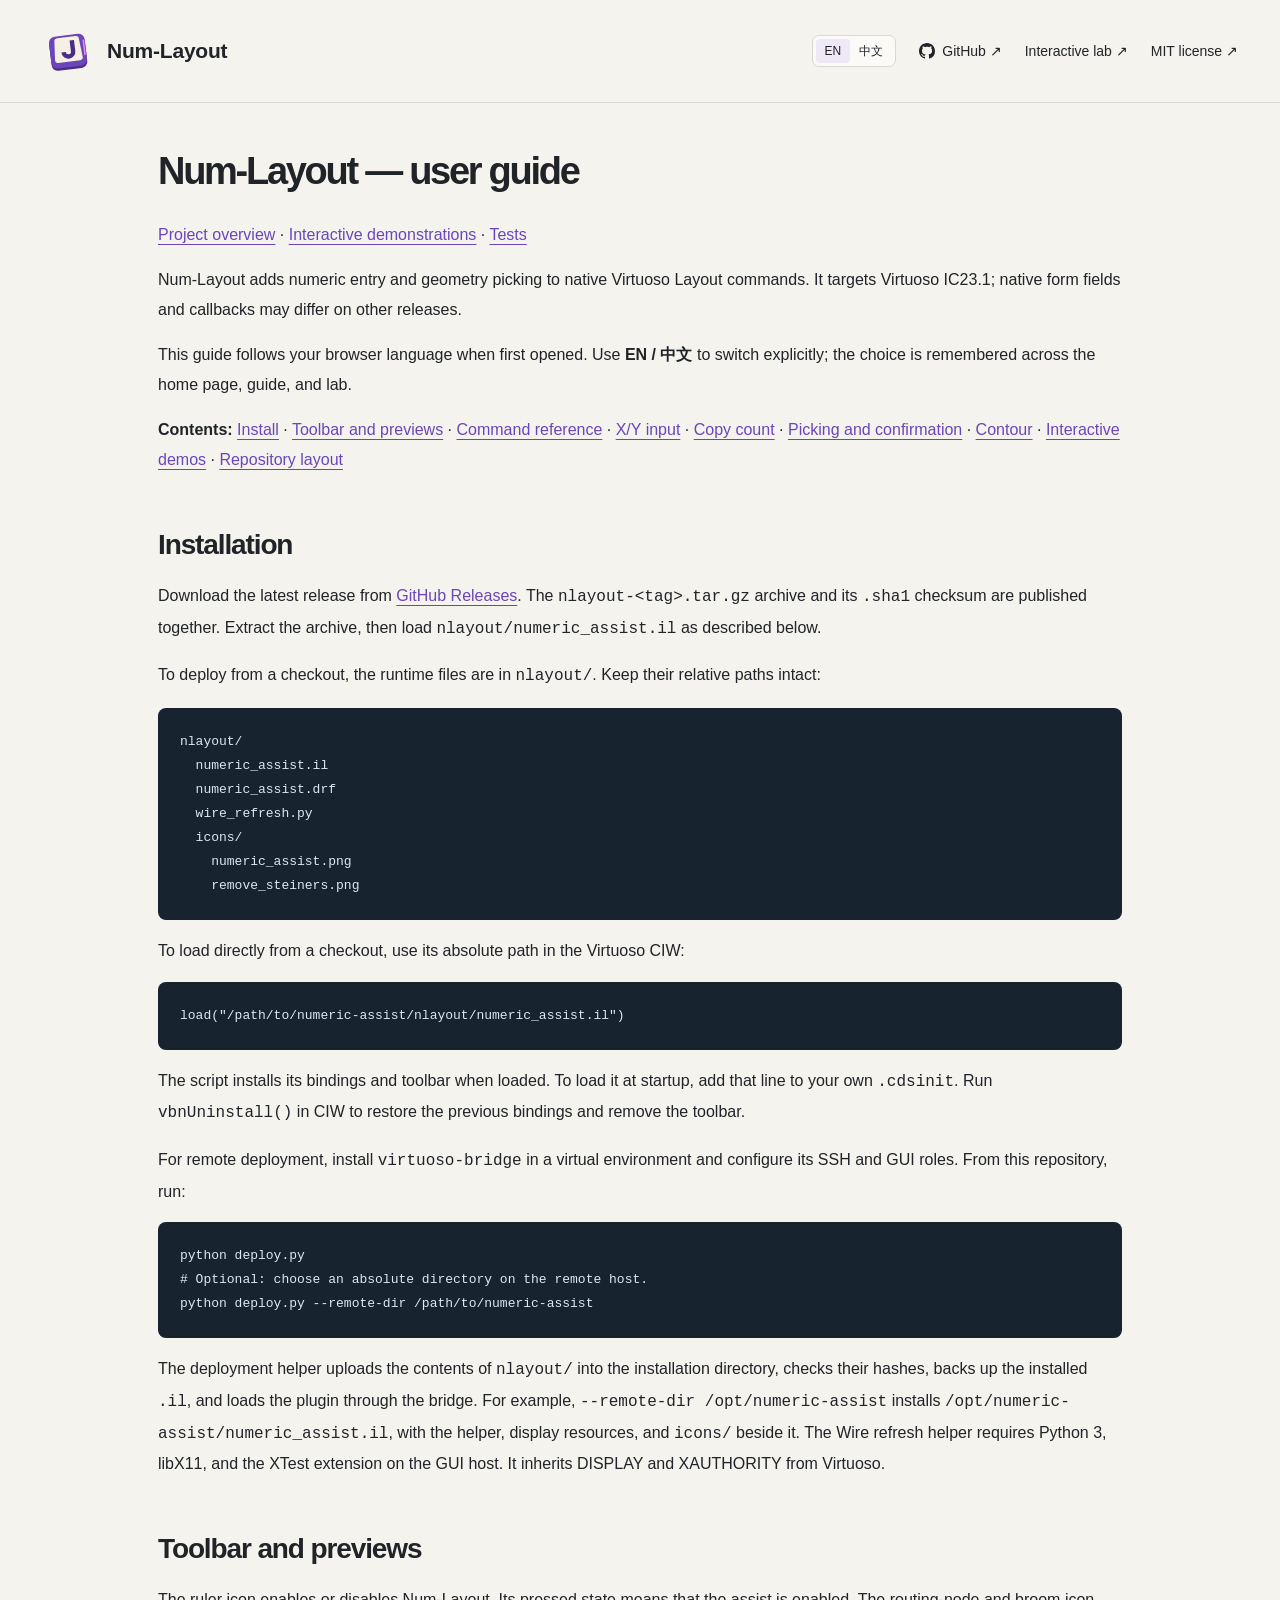
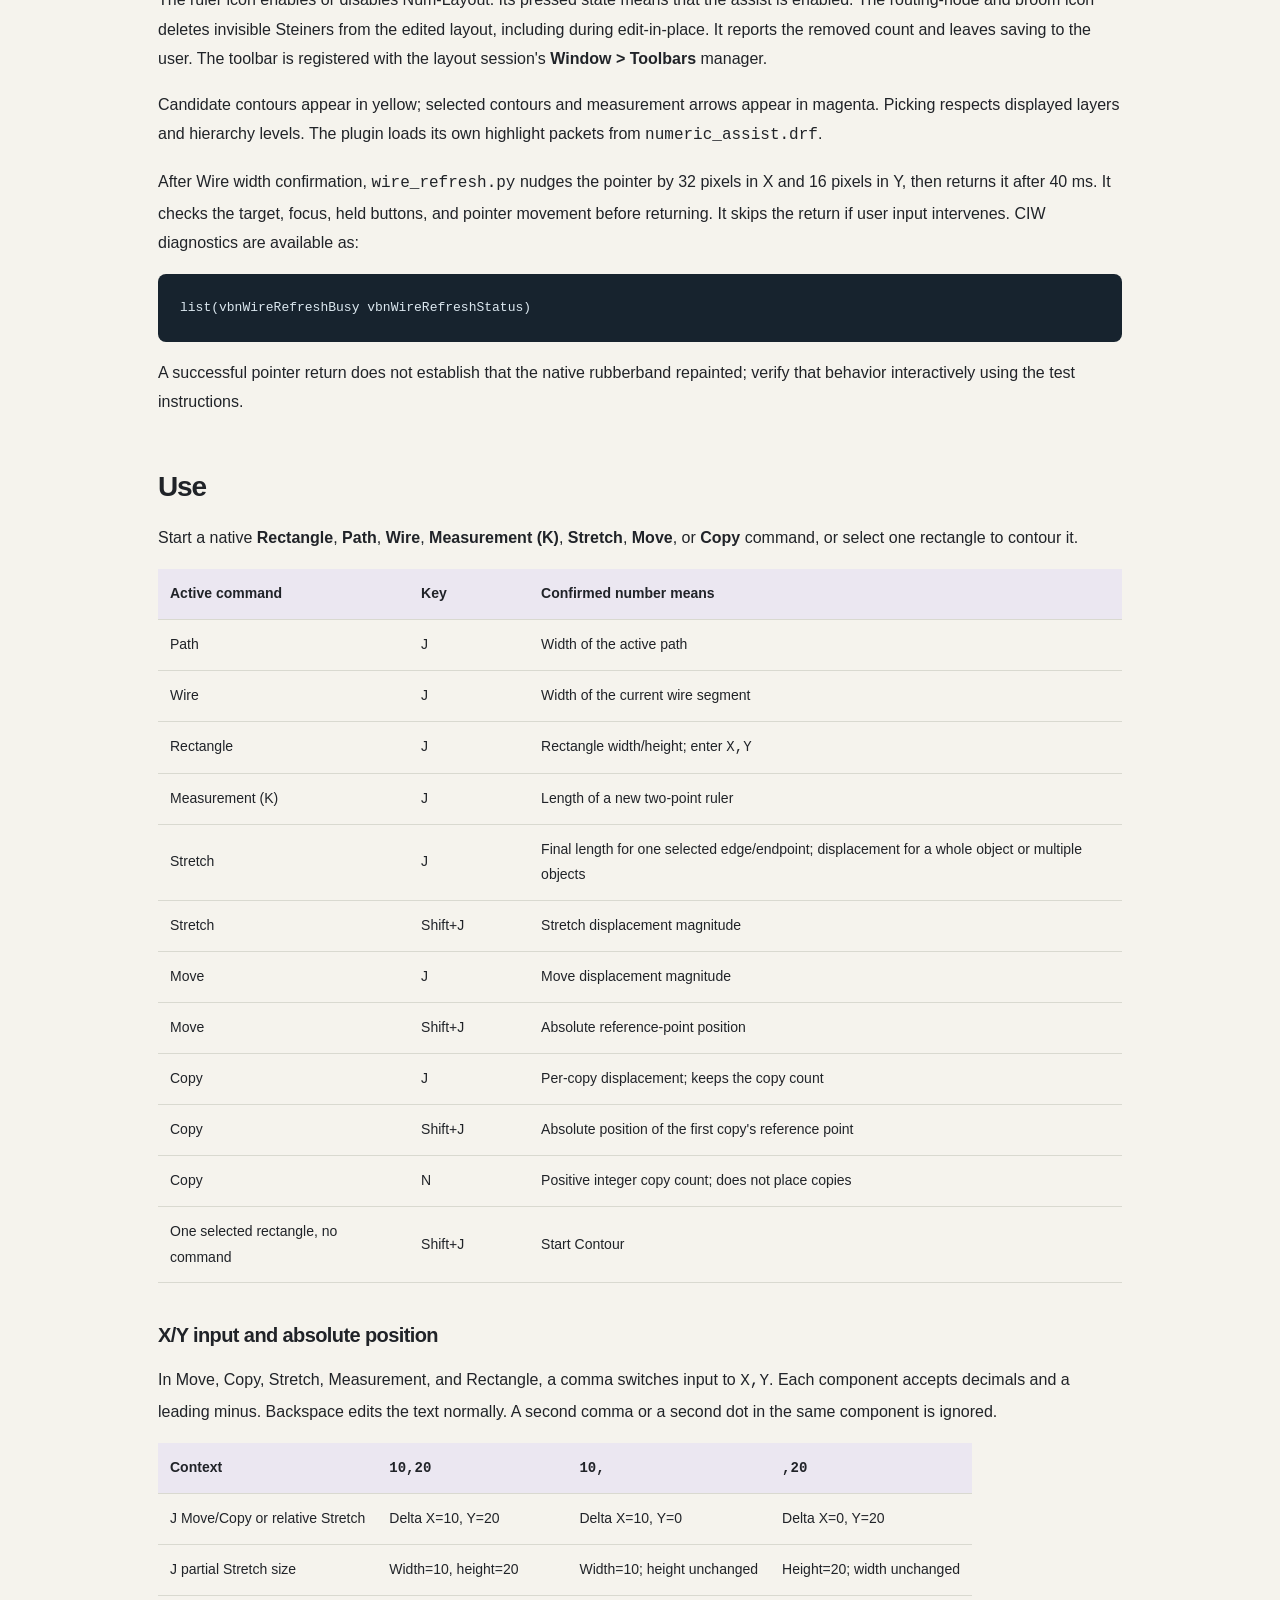
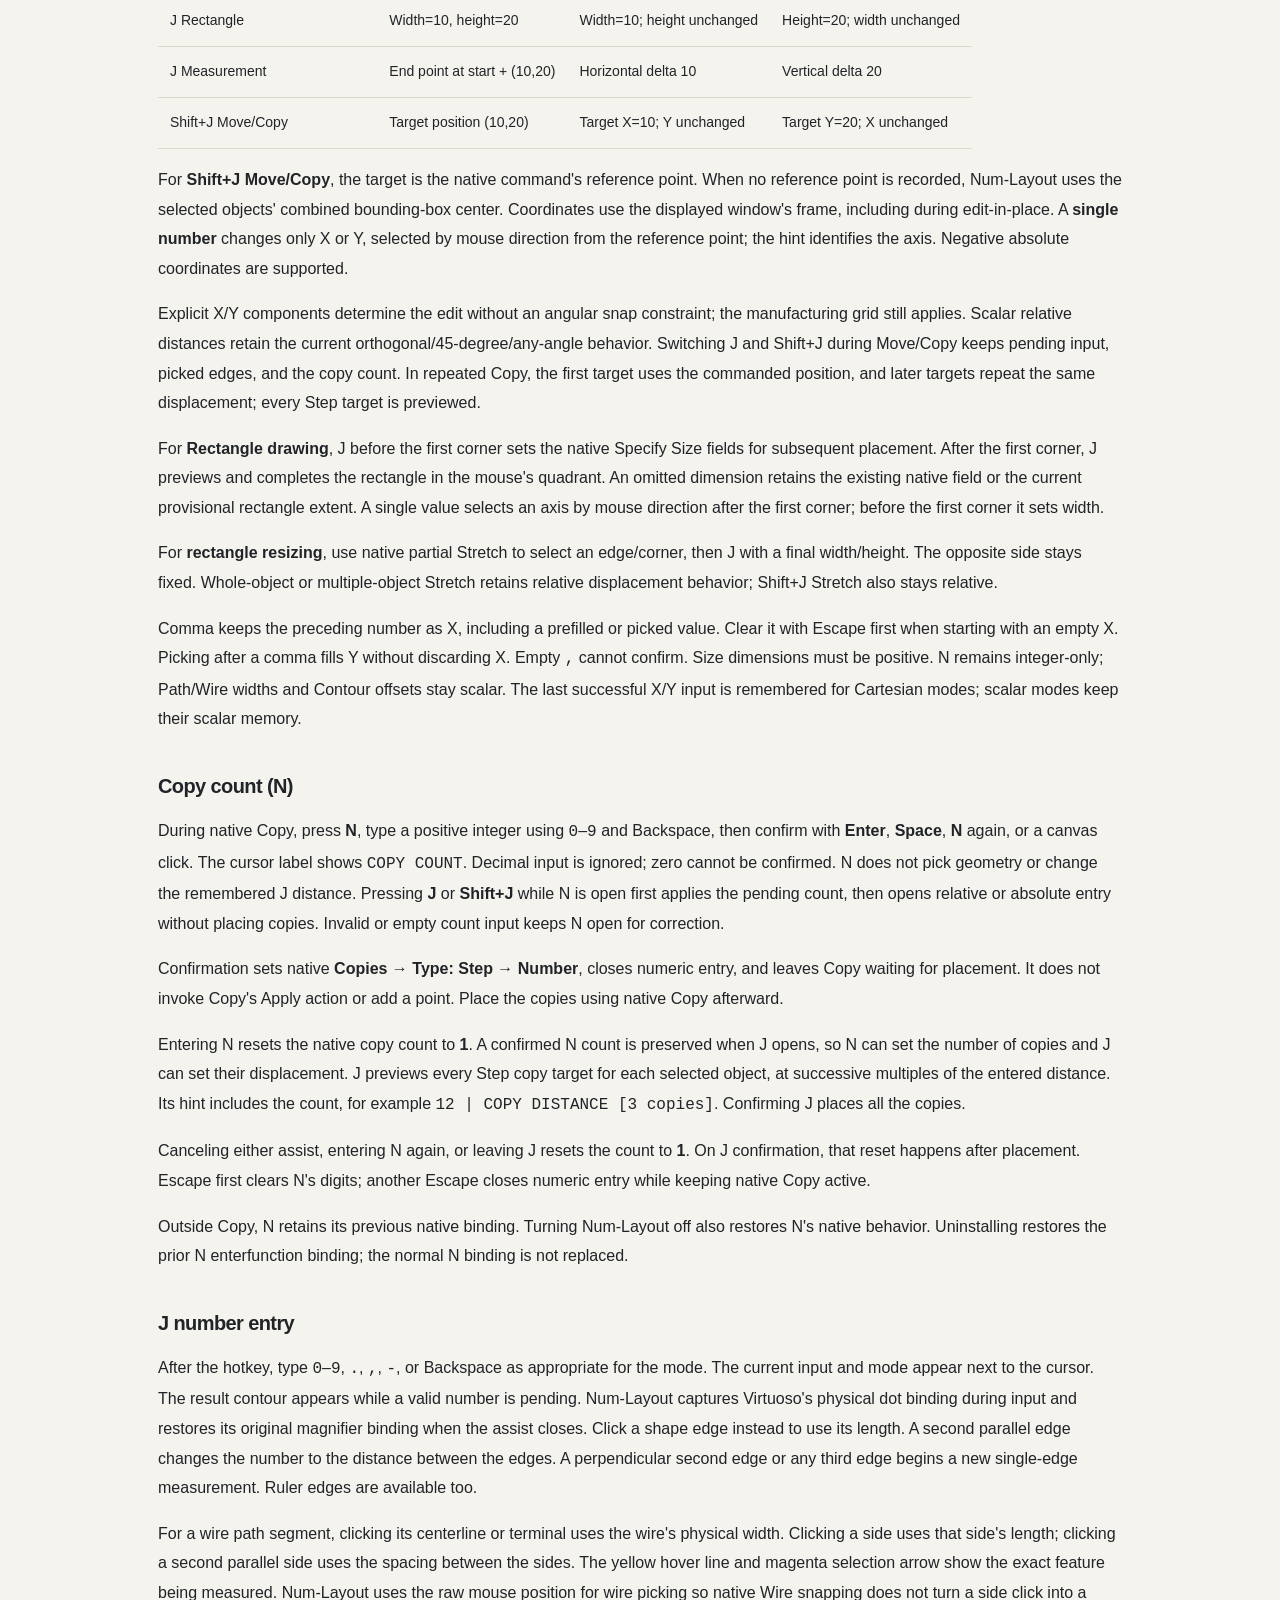
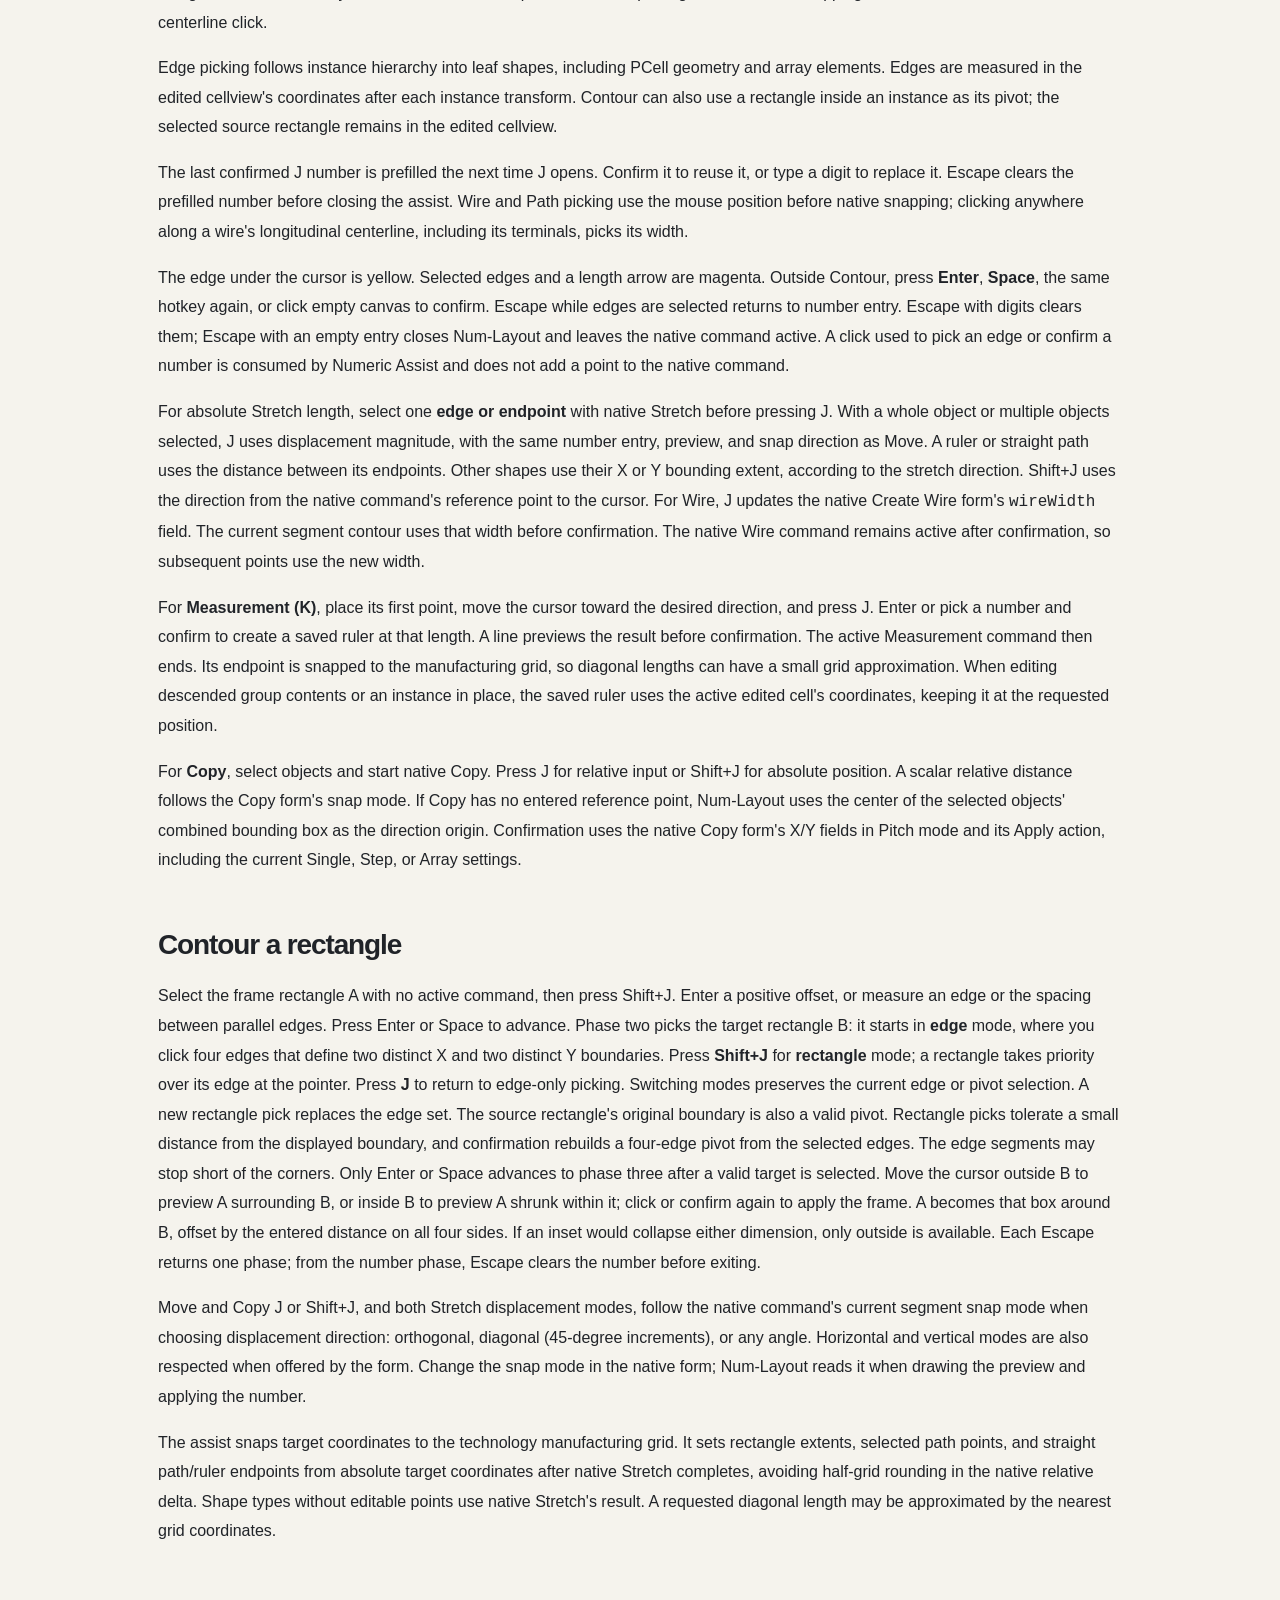
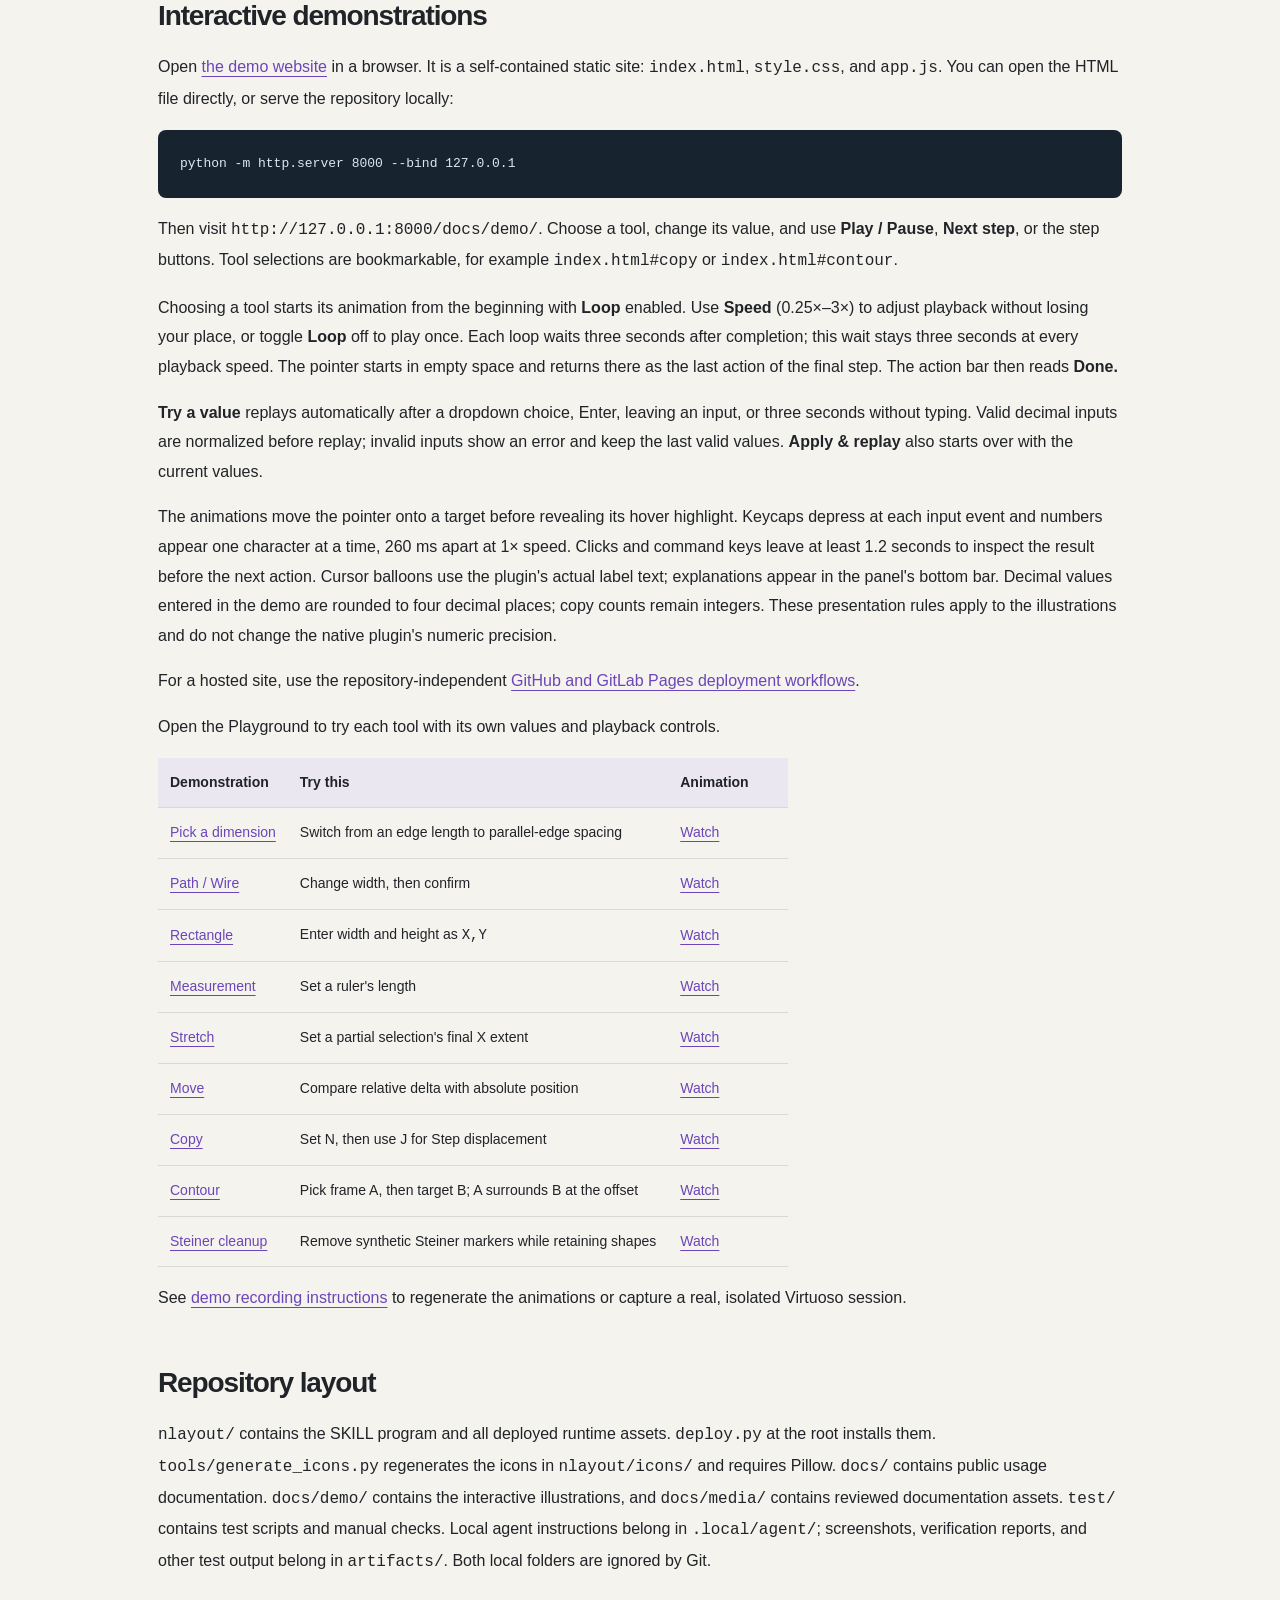
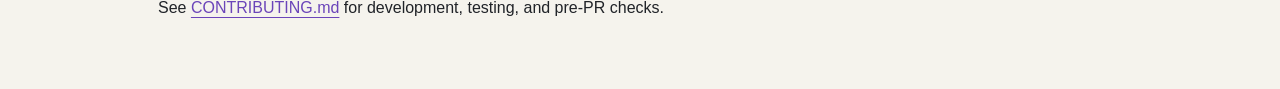
<file: docs/demo/guide.zh-CN.html>
<!doctype html>
<html lang="zh-CN"><head><meta charset="utf-8"><meta name="viewport" content="width=device-width, initial-scale=1">
<meta name="language-current" content="zh"><meta name="language-alternate" content="guide.html">
<link rel="icon" type="image/svg+xml" href="../media/Num-Layout-icon.svg">
<title>定数绘版 · 使用指南</title><link rel="stylesheet" href="style.css">
<style>.guide{max-width:1020px;margin:45px auto;padding:0 28px 60px;line-height:1.85}.guide h1{font-size:38px;line-height:1.25;margin-bottom:24px}.guide h2{font-size:28px;line-height:1.3;margin-top:52px;margin-bottom:18px}.guide h3{font-size:20px;line-height:1.4;margin-top:38px}.guide p,.guide li{font-size:16px}.guide pre{overflow:auto;background:#17232e;color:#dce8f0;padding:22px;border-radius:8px;font-size:13px}.guide code{font-family:Consolas,monospace}.guide table{display:block;overflow:auto;border-collapse:collapse;width:100%;font-size:14px}.guide th,.guide td{text-align:left;border-bottom:1px solid #d9d9d0;padding:12px;min-width:120px}.guide th{background:#ebe7f1}.guide a{color:#6b45b9}.guide img{max-width:100%;height:auto}.guide h2,.guide h3{scroll-margin-top:25px}.language-switch a{padding:6px 9px;border-radius:4px;font-size:12px;line-height:1}.language-switch a[aria-current="page"]{background:#eee8f7}</style>
<script src="../site/language.js"></script>
</head><body><header class="topbar"><a class="brand" href="../site/index.zh-CN.html"><img class="brand-mark" src="../media/Num-Layout-icon.svg" alt=""> 定数绘版 <span class="brand-light">Num-Layout</span></a><nav><span class="language-switch" aria-label="Language"><a href="guide.html" data-language-choice="en" aria-current="false">EN</a><a href="guide.zh-CN.html" data-language-choice="zh" aria-current="page">中文</a></span><a class="github-link" href="https://github.com/nekomona/Num-Layout" aria-label="Num-Layout on GitHub"><svg viewBox="0 0 16 16" aria-hidden="true" focusable="false"><path d="M8 0C3.58 0 0 3.58 0 8c0 3.54 2.29 6.53 5.47 7.59.4.07.55-.17.55-.38 0-.19-.01-.82-.01-1.49-2.01.37-2.53-.49-2.69-.94-.09-.23-.48-.94-.82-1.13-.28-.15-.68-.52-.01-.53.63-.01 1.08.58 1.23.82.72 1.21 1.87.87 2.33.66.07-.52.28-.87.51-1.07-1.78-.2-3.64-.89-3.64-3.95 0-.87.31-1.59.82-2.15-.08-.2-.36-1.02.08-2.12 0 0 .67-.21 2.2.82.64-.18 1.32-.27 2-.27.68 0 1.36.09 2 .27 1.53-1.04 2.2-.82 2.2-.82.44 1.1.16 1.92.08 2.12.51.56.82 1.27.82 2.15 0 3.07-1.87 3.75-3.65 3.95.29.25.54.73.54 1.48 0 1.07-.01 1.93-.01 2.2 0 .21.15.46.55.38A8.012 8.012 0 0 0 16 8c0-4.42-3.58-8-8-8z"/></svg><span>GitHub ↗</span></a><a href="index.html">交互演示 ↗</a><a href="../../LICENSE">MIT 许可证 ↗</a></nav></header><main class="guide"><h1 id="定数绘版使用指南">定数绘版使用指南</h1>
<p><a href="index.html">项目概览</a> · <a href="../demo/index.html">交互演示</a> · <a href="../../test/README.md">测试</a> · <a href="../../CONTRIBUTING.zh-CN.md">参与贡献</a></p>
<p>定数绘版（Num-Layout）把数值输入和几何拾取接入 Virtuoso Layout 的常用命令。
当前按 Virtuoso IC23.1 适配；其他版本的字段名称和回调行为可能不同。</p>
<p>本页首次打开时会按浏览器语言选择中英文。也可以用右上角的 <strong>EN / 中文</strong> 手动切换，
选择后会同时应用到首页、使用指南和交互演示。</p>
<p><strong>目录：</strong> <a href="#安装">安装</a> · <a href="#工具栏与预览">工具栏与预览</a> ·
<a href="#使用">命令速查</a> · <a href="#xy-输入与绝对位置">X/Y 输入</a> ·
<a href="#copy-数量n">Copy 数量</a> · <a href="#j-数值输入">数值输入与拾取</a> ·
<a href="#为矩形做-contour">Contour</a> · <a href="#交互演示">交互演示</a> · <a href="#仓库结构">仓库结构</a></p>
<h2 id="安装">安装</h2>
<p>最新版本可从 <a href="https://github.com/nekomona/Num-Layout/releases/latest">GitHub Releases</a> 下载。
发布页会同时提供 <code>nlayout-&lt;tag&gt;.tar.gz</code> 压缩包和对应的 <code>.sha1</code> 校验文件；解压后按下文
加载 <code>nlayout/numeric_assist.il</code> 即可。</p>
<p>从代码仓库部署时，运行文件都在 <code>nlayout/</code> 中，移动或上传时请保留原来的目录结构：</p>
<pre><code class="language-text">nlayout/
  numeric_assist.il
  numeric_assist.drf
  wire_refresh.py
  icons/
    numeric_assist.png
    remove_steiners.png
</code></pre>
<p>从代码仓库直接加载时，在 Virtuoso CIW 中使用绝对路径：</p>
<pre><code class="language-skill">load(&quot;/path/to/numeric-assist/nlayout/numeric_assist.il&quot;)
</code></pre>
<p>加载后会自动安装键位和工具栏。若希望启动 Virtuoso 时自动加载，可把同一行加入
自己的 <code>.cdsinit</code>。在 CIW 中执行 <code>vbnUninstall()</code>，即可恢复之前的键位并移除工具栏。</p>
<p>远程部署前，先在虚拟环境中安装 <code>virtuoso-bridge</code>，并配置 SSH 和 GUI 角色。随后在仓库根目录执行：</p>
<pre><code class="language-sh">python deploy.py
# 可选：指定远程主机上的绝对安装目录。
python deploy.py --remote-dir /path/to/numeric-assist
</code></pre>
<p>部署脚本会通过 bridge 完成以下工作：上传 <code>nlayout/</code>、校验文件哈希、备份已有的 <code>.il</code>，
再加载插件。例如指定 <code>--remote-dir /opt/numeric-assist</code> 时，主文件会安装到
<code>/opt/numeric-assist/numeric_assist.il</code>，辅助脚本、显示资源和 <code>icons/</code> 放在同一目录。</p>
<p>Wire 刷新辅助程序依赖 GUI 主机上的 Python 3、libX11 和 XTest 扩展，并从 Virtuoso
继承 <code>DISPLAY</code> 与 <code>XAUTHORITY</code>。</p>
<h2 id="工具栏与预览">工具栏与预览</h2>
<p>工具栏上的标尺按钮用于开关 Num-Layout。按钮按下时，辅助功能处于启用状态。
路由节点加扫帚图标用于清除当前版图中的不可见 Steiner，原地编辑（edit-in-place）时也可使用。
清理完成后会报告删除数量；是否保存 cellview 仍由用户决定。工具栏注册在 Layout
会话的 <strong>Window &gt; Toolbars</strong> 中。</p>
<p>候选轮廓显示为黄色；已选轮廓和测量箭头显示为洋红色。拾取范围遵循当前可见图层和
层次显示设置。插件使用 <code>numeric_assist.drf</code> 中自带的高亮数据。</p>
<p>确认 Wire 宽度后，<code>wire_refresh.py</code> 会先把指针沿 X 方向移动 32 像素、沿 Y 方向移动
16 像素，40 ms 后再移回原位。归位前会检查目标窗口、焦点、鼠标按键状态以及指针是否
被用户移动；只要检测到用户输入，就放弃归位。诊断状态可在 CIW 中查看：</p>
<pre><code class="language-skill">list(vbnWireRefreshBusy vbnWireRefreshStatus)
</code></pre>
<p>指针成功归位，并不代表 Virtuoso 的动态拖动预览（rubberband）一定已经重绘。请在 Virtuoso
中按测试说明实际确认。</p>
<h2 id="使用">使用</h2>
<p>先启动 <strong>Rectangle</strong>、<strong>Path</strong>、<strong>Wire</strong>、<strong>Measurement (K)</strong>、<strong>Stretch</strong>、
<strong>Move</strong> 或 <strong>Copy</strong>；也可以只选中一个矩形，再通过 Shift+J 进入 Contour。</p>
<table>
<thead>
<tr>
<th>当前命令</th>
<th>快捷键</th>
<th>确认数值后的效果</th>
</tr>
</thead>
<tbody>
<tr>
<td>Path</td>
<td>J</td>
<td>设置当前 Path 的宽度</td>
</tr>
<tr>
<td>Wire</td>
<td>J</td>
<td>设置当前 Wire 段的宽度</td>
</tr>
<tr>
<td>Rectangle</td>
<td>J</td>
<td>设置矩形宽高；输入格式为 <code>X,Y</code></td>
</tr>
<tr>
<td>Measurement (K)</td>
<td>J</td>
<td>设置新建两点标尺的长度</td>
</tr>
<tr>
<td>Stretch</td>
<td>J</td>
<td>选中一条边或端点时设置最终长度；选中整体或多个对象时设置位移</td>
</tr>
<tr>
<td>Stretch</td>
<td>Shift+J</td>
<td>设置 Stretch 的位移量</td>
</tr>
<tr>
<td>Move</td>
<td>J</td>
<td>设置 Move 的位移量</td>
</tr>
<tr>
<td>Move</td>
<td>Shift+J</td>
<td>设置参考点的绝对位置</td>
</tr>
<tr>
<td>Copy</td>
<td>J</td>
<td>设置每个副本的位移，并保留副本数量</td>
</tr>
<tr>
<td>Copy</td>
<td>Shift+J</td>
<td>设置第一个副本参考点的绝对位置</td>
</tr>
<tr>
<td>Copy</td>
<td>N</td>
<td>设置正整数副本数量，不放置副本</td>
</tr>
<tr>
<td>仅选中一个矩形、无活动命令</td>
<td>Shift+J</td>
<td>启动 Contour</td>
</tr>
</tbody>
</table>
<h3 id="xy-输入与绝对位置">X/Y 输入与绝对位置</h3>
<p>在 Move、Copy、Stretch、Measurement 和 Rectangle 中输入逗号，数值会切换为 <code>X,Y</code> 格式。
两个分量都支持小数和负号，Backspace 正常编辑文本。同一分量里再输入一个逗号或小数点会被忽略。</p>
<table>
<thead>
<tr>
<th>场景</th>
<th><code>10,20</code></th>
<th><code>10,</code></th>
<th><code>,20</code></th>
</tr>
</thead>
<tbody>
<tr>
<td>J Move/Copy 或相对 Stretch</td>
<td>X 位移 10，Y 位移 20</td>
<td>X 位移 10，Y 为 0</td>
<td>X 为 0，Y 位移 20</td>
</tr>
<tr>
<td>J 局部 Stretch 尺寸</td>
<td>宽 10，高 20</td>
<td>宽 10，高不变</td>
<td>高 20，宽不变</td>
</tr>
<tr>
<td>J Rectangle</td>
<td>宽 10，高 20</td>
<td>宽 10，高不变</td>
<td>高 20，宽不变</td>
</tr>
<tr>
<td>J Measurement</td>
<td>终点为起点加 (10,20)</td>
<td>水平位移 10</td>
<td>垂直位移 20</td>
</tr>
<tr>
<td>Shift+J Move/Copy</td>
<td>目标位置 (10,20)</td>
<td>目标 X=10，Y 不变</td>
<td>目标 Y=20，X 不变</td>
</tr>
</tbody>
</table>
<p>使用 <strong>Shift+J Move/Copy</strong> 时，目标位置以当前命令的参考点为基准。若命令尚未记录参考点，
Num-Layout 会使用所选对象合并包围盒的中心。坐标以当前显示窗口为准，原地编辑时也一样。
只输入一个数值时，只会修改 X 或 Y；具体修改哪个轴，由指针相对参考点的方向决定，光标提示会标出当前轴。
绝对坐标可以为负。</p>
<p>显式输入 X/Y 时不受角度捕捉限制，但目标坐标仍会吸附到制造网格。相对距离仍遵循当前命令的
正交、45° 对角或任意角度模式。在 Move/Copy 的 J 与 Shift+J 之间切换，不会丢失尚未确认的输入、
已拾取的边或副本数量。重复 Copy 时，第一个目标使用命令指定的位置，后续目标重复相同位移；
每个 Step 目标都会提前预览。</p>
<p>绘制 <strong>Rectangle</strong> 时，在放下第一个角点前按 J，会填写 Specify Size 字段，供后续放置使用；
放下第一个角点后按 J，则会在指针所在象限预览并完成矩形。省略的分量会沿用已有字段值或当前暂定尺寸。
第一个角点之后，单值输入会根据鼠标方向选择一个轴；第一个角点之前，单值输入表示宽度。</p>
<p>调整<strong>矩形尺寸</strong>时，先用 partial Stretch 选中一条边或角点，再按 J 输入最终宽高，对边保持不动。
整体或多个对象的 Stretch 仍按相对位移处理，Shift+J Stretch 也一样。</p>
<p>逗号前的数值会保留为 X，包括预填值或拾取值。若要从空的 X 开始，先用 Escape 清除预填值；
在逗号后拾取只会填入 Y，不会覆盖已有的 X。单独输入 <code>,</code> 无法确认，尺寸值必须为正数。
N 仍然只接受整数；Path/Wire 宽度和 Contour 偏移只接受单值。最近一次成功的 X/Y 输入会记在
坐标模式中，单值模式则各自保留自己的记忆值。</p>
<h3 id="copy-数量n">Copy 数量（N）</h3>
<p>在 Copy 命令中按 <strong>N</strong>，用 <code>0</code>–<code>9</code> 输入正整数，然后用 <strong>Enter</strong>、<strong>Space</strong>、再次按 <strong>N</strong>
或点击画布确认。光标标签显示 <code>COPY COUNT</code>。小数会被忽略，0 不能确认。N 不拾取几何，
也不会改变已经记住的 J 距离。N 打开时按 <strong>J</strong> 或 <strong>Shift+J</strong>，会先应用待确认的数量，
再打开相对或绝对输入，但不会放置副本。数量为空或非法时，N 会保持打开，方便继续修改。</p>
<p>确认后，<strong>Copies → Type: Step → Number</strong> 会更新，数值输入关闭，Copy 仍在等待放置。
此步骤不会执行 Copy 的 Apply，也不会添加点。副本随后按 Copy 的原有流程放置。</p>
<p>进入 N 时，Copy 的副本数量会重置为 <strong>1</strong>。确认过的数量在打开 J 后仍会保留，因此可以先设数量、
再设位移。J 会按输入距离的连续倍数预览每个对象的 Step 目标，提示中带有数量，例如
<code>12 | COPY DISTANCE [3 copies]</code>。确认 J 后，所有副本一次放置完成。</p>
<p>取消任一辅助输入、再次进入 N 或离开 J，都会把数量重置为 <strong>1</strong>；若通过 J 确认，重置发生在放置之后。
Escape 会先清除 N 中的数字，再按一次则关闭数值输入，Copy 仍保持活动。Copy 之外，N 保持原有绑定；
关闭 Num-Layout 同样会恢复默认行为。卸载时会恢复之前的 N 输入函数（enter function）绑定，
正常 N 绑定不会被替换。</p>
<h3 id="j-数值输入">J 数值输入</h3>
<p>按下快捷键后，根据当前模式输入 <code>0</code>–<code>9</code>、<code>.</code>、<code>,</code>、<code>-</code> 或 Backspace。当前数值和模式会显示在指针旁；
只要有合法数值等待确认，就会显示结果轮廓。输入期间，Num-Layout 接管 Virtuoso 的点输入绑定，
退出后再恢复原来的放大镜绑定。</p>
<p>也可以直接点击图形边，用该边的长度作为数值。再选一条平行边，数值会改为两条边的间距；
若第二条边与之垂直，或继续选择第三条边，则重新开始单边测量。标尺的边也可以拾取。</p>
<p>对于 Wire 路径段，点击中心线或端点会取 Wire 的实际宽度；点击侧边会取侧边长度；再点击一条平行侧边，
则取两侧间距。黄色悬停线和洋红色选择箭头会标出正在测量的位置。拾取 Wire 时使用鼠标的原始位置，
这样 Virtuoso 的 Wire 捕捉不会把侧边点击误判为中心线点击。</p>
<p>边拾取会沿实例层次进入叶子图形，包括 PCell 几何和阵列元素。长度先经过实例变换，再换算到当前编辑
cellview 的坐标。Contour 也可以使用实例内部的矩形作为 pivot；被调整的源矩形仍位于当前编辑的 cellview 中。</p>
<p>下次打开 J 时会预填最近一次确认的数值。直接确认即可复用，输入数字则会替换预填值。Escape 会先清除预填值，
再关闭辅助。Wire 和 Path 拾取使用 Virtuoso 捕捉前的鼠标位置；点击 Wire 纵向中心线的任意位置（包括端点）
都会拾取其宽度。</p>
<p>指针所在边显示为黄色，选中的边和长度箭头显示为洋红色。Contour 之外，可用 <strong>Enter</strong>、<strong>Space</strong>、
再次按同一快捷键或点击空白画布确认。已选边时按 Escape 会回到数值输入；有数字时按 Escape 会清除数字；
输入为空时按 Escape 会关闭 Num-Layout，当前命令继续运行。用于拾取边或确认数值的点击由 Num-Layout
处理，不会再让当前命令添加点。</p>
<p>设置绝对 Stretch 长度时，要在按 J 之前用 Stretch 选中一条<strong>边或端点</strong>。若选中的是整体或多个对象，
J 会把数值作为位移量，输入、预览和捕捉方向都与 Move 相同。标尺或直线 Path 使用端点间距离；其他图形则按
Stretch 方向取 X 或 Y 方向的包围范围。Shift+J 使用从当前命令参考点指向光标的方向。</p>
<p>Wire 中，J 会更新 Create Wire 表单的 <code>wireWidth</code> 字段。确认前，当前段的轮廓按该宽度预览；确认后
Wire 命令仍保持活动，后续点沿用新宽度。</p>
<p>对于 <strong>Measurement (K)</strong>，先放置第一个点，把指针移向目标方向，再按 J。输入或拾取长度并确认后，
会保存一条对应长度的标尺，确认前用线段预览结果，活动中的 Measurement 命令随后结束。端点会吸附到制造网格，
因此斜向长度可能有少量网格误差。在对 group 内容或实例做原地编辑时，标尺使用当前编辑 cell 的坐标，
以保持指定位置。</p>
<p>对于 <strong>Copy</strong>，先选对象并启动 Copy。按 J 输入相对位移，按 Shift+J 输入绝对位置。单值相对距离遵循
Copy 表单的捕捉模式。若 Copy 尚未记录参考点，Num-Layout 会把所选对象合并包围盒的中心作为方向原点。
确认时使用 Copy 表单 Pitch 模式下的 X/Y 字段和 Apply 动作，并保留当前的 Single、Step 或 Array 设置。</p>
<h2 id="为矩形做-contour">为矩形做 Contour</h2>
<p>确保没有活动命令，选中要被调整的外框矩形 A 后按 Shift+J。输入正的偏移量，或拾取一条边、两条平行
边的间距。按 Enter 或 Space 进入下一阶段。第二阶段选择目标矩形 B：默认是单边（edge）模式，点击
四条边来定义两个不同的 X 边界和两个不同的 Y 边界。按 <strong>Shift+J</strong> 切换到矩形（rectangle）模式；
若指针下同时有矩形和边，矩形优先。按 <strong>J</strong> 回到只选边的模式。切换模式会保留当前边或 pivot；
重新选一个矩形则会替换已选边集合。源矩形的原边界也可以作为 pivot。拾取矩形时允许与显示边界有少量
距离，确认后会根据选中的边重建四边 pivot，边段不必一直延伸到角点。</p>
<p>只有选中有效的目标 B 后，Enter 或 Space 才会进入第三阶段。把指针移到 B 外侧，预览 A 包围 B；
移到 B 内侧，预览 A 缩进 B 内部。再点击或确认，即可应用外框：A 变成以 B 为基准、四边偏移该距离
的矩形。若向内缩进会使任一维度消失，则只能选择向外。每次 Escape 回退一个阶段；处在数值阶段时，
第一次 Escape 只清除数字，再按才退出。</p>
<p>Move、Copy 的 J/Shift+J，以及 Stretch 的两种位移模式，都会跟随当前命令的分段捕捉方式：正交、
45° 对角或任意角度。表单提供水平或垂直模式时也会遵循。捕捉模式请在 Virtuoso 表单中修改；Num-Layout
绘制预览和应用数值时会读取这项设置。</p>
<p>辅助功能会把目标坐标吸附到工艺制造网格。Stretch 完成后，它会根据绝对目标坐标设置矩形范围、
选中的 Path 点和直线 Path/标尺端点，避免相对位移产生半格误差。没有可编辑点的图形则直接采用
Stretch 的结果。指定的斜向长度可能会落到最近的网格坐标。</p>
<h2 id="交互演示">交互演示</h2>
<p>在浏览器中打开<a href="../demo/index.html">演示网站</a>。这是一个自包含的静态站点，由 <code>index.html</code>、<code>style.css</code>
和 <code>app.js</code> 组成。可以直接打开 HTML 文件，也可以在仓库根目录启动本地服务：</p>
<pre><code class="language-sh">python -m http.server 8000 --bind 127.0.0.1
</code></pre>
<p>然后访问 <code>http://127.0.0.1:8000/docs/demo/</code>。选择工具、修改数值，并通过 <strong>Play / Pause</strong>、
<strong>Next step</strong> 或步骤按钮控制播放。当前工具可以写入 URL，例如 <code>index.html#copy</code> 或 <code>index.html#contour</code>。</p>
<p>首次打开时会根据浏览器语言自动选择中文或英文。右上角的 <strong>EN / 中文</strong> 会同时切换整个界面、
教程与概览链接；手动选择会被记住。也可以在 URL 后加 <code>?lang=en</code> 或 <code>?lang=zh-CN</code> 强制指定语言。</p>
<p>选择工具后，动画会从头播放，并默认开启 <strong>单页循环</strong>。用 <strong>Speed</strong>（0.25×–3×）调速不会丢失当前进度；
关闭单页循环后，动画只播放一次。每轮结束后会等待 3 秒，这个等待时间不受播放速度影响。指针从空白区域出发，
在最后一步末尾回到原位，操作栏随后显示 <strong>完成。</strong></p>
<p><strong>循环展示</strong>是另一套模式，在用户还没点击任何内容时默认开启。一个工具的动画结束后等待 3 秒，
再从第一步播放下一项；最后一项结束后回到第一项继续播放。切换时，工具列表左侧的活动标记会滑到下一项。
点击任意工具、演示画布内部，或操作任一播放和数值控件，都会关闭循环展示，方便停在当前工具中检查；
之后可以随时点 <strong>循环展示</strong> 重新开启。循环展示关闭后，<strong>单页循环</strong>仍控制当前动画是否重复。</p>
<p>下拉选项变更、按 Enter、离开输入框，或停止输入 3 秒后，<strong>尝试数值</strong>会自动重播。合法小数会先规范化再播放；
非法输入会显示错误，并保留上一次有效值。<strong>应用并重播</strong>也会用当前值从头播放。</p>
<p>动画会让指针先移到目标，再显示悬停高亮。每次输入都会按下对应的键帽；数字在 1× 速度下每 260 ms 出现一位。
点击和其他命令键之后至少保留 1.2 秒，方便看清结果。光标气泡沿用插件的实际标签文本，说明文字放在面板底栏。
演示中的小数会四舍五入到四位，Copy 数量仍为整数。这些规则仅用于演示，不改变插件本身的精度。</p>
<p>命令名和光标气泡标签保持英文，以便与真实 Virtuoso 界面对应；其余界面文字和说明均已提供中文。</p>
<p>如需部署到网站，请参阅<a href="../PUBLISHING.md">GitHub 与 GitLab Pages 部署说明</a>。</p>
<p>在试验场中可以修改每个工具的数值，并按自己的节奏查看输入、预览和确认过程。</p>
<table>
<thead>
<tr>
<th>演示</th>
<th>可以试什么</th>
<th>动画</th>
</tr>
</thead>
<tbody>
<tr>
<td><a href="../demo/index.html#pick">拾取尺寸</a></td>
<td>从单边长度切换到平行边间距</td>
<td><a href="../media/pick.gif">观看</a></td>
</tr>
<tr>
<td><a href="../demo/index.html#width">Path / Wire</a></td>
<td>修改宽度并确认</td>
<td><a href="../media/width.gif">观看</a></td>
</tr>
<tr>
<td><a href="../demo/index.html#rectangle">Rectangle</a></td>
<td>用 <code>X,Y</code> 输入宽和高</td>
<td><a href="../media/rectangle.gif">观看</a></td>
</tr>
<tr>
<td><a href="../demo/index.html#measure">Measurement</a></td>
<td>设置标尺长度</td>
<td><a href="../media/measure.gif">观看</a></td>
</tr>
<tr>
<td><a href="../demo/index.html#stretch">Stretch</a></td>
<td>设置局部选择后的最终 X 尺寸</td>
<td><a href="../media/stretch.gif">观看</a></td>
</tr>
<tr>
<td><a href="../demo/index.html#move">Move</a></td>
<td>对比相对位移与绝对位置</td>
<td><a href="../media/move.gif">观看</a></td>
</tr>
<tr>
<td><a href="../demo/index.html#copy">Copy</a></td>
<td>先设置 N，再用 J 设置 Step 位移</td>
<td><a href="../media/copy.gif">观看</a></td>
</tr>
<tr>
<td><a href="../demo/index.html#contour">Contour</a></td>
<td>先选外框 A，再选目标 B，A 按偏移量包围 B</td>
<td><a href="../media/contour.gif">观看</a></td>
</tr>
<tr>
<td><a href="../demo/index.html#cleanup">Steiner 清理</a></td>
<td>删除合成 Steiner 标记，保留图形</td>
<td><a href="../media/cleanup.gif">观看</a></td>
</tr>
</tbody>
</table>
<p>重新生成动画，或录制真实、隔离的 Virtuoso 会话时，请参阅<a href="../../test/DEMO_MEDIA.md">演示录制说明</a>。</p>
<h2 id="仓库结构">仓库结构</h2>
<p><code>nlayout/</code> 包含 SKILL 程序和全部部署资源；根目录的 <code>deploy.py</code> 负责安装。
<code>tools/generate_icons.py</code> 用于重新生成 <code>nlayout/icons/</code> 中的图标，需要 Pillow。<code>docs/</code> 保存公开文档，
<code>docs/demo/</code> 是交互演示，<code>docs/media/</code> 是审核后的图片和动画。<code>test/</code> 包含测试脚本与手工检查步骤。
本地 agent 指令放在 <code>.local/agent/</code>，截图、验证报告和其他测试输出放在 <code>artifacts/</code>；这两个目录都被 Git 忽略。</p>
<p>开发流程、测试要求和提交前检查见<a href="../../CONTRIBUTING.zh-CN.md">贡献指南</a>。</p></main></body></html>
</file>
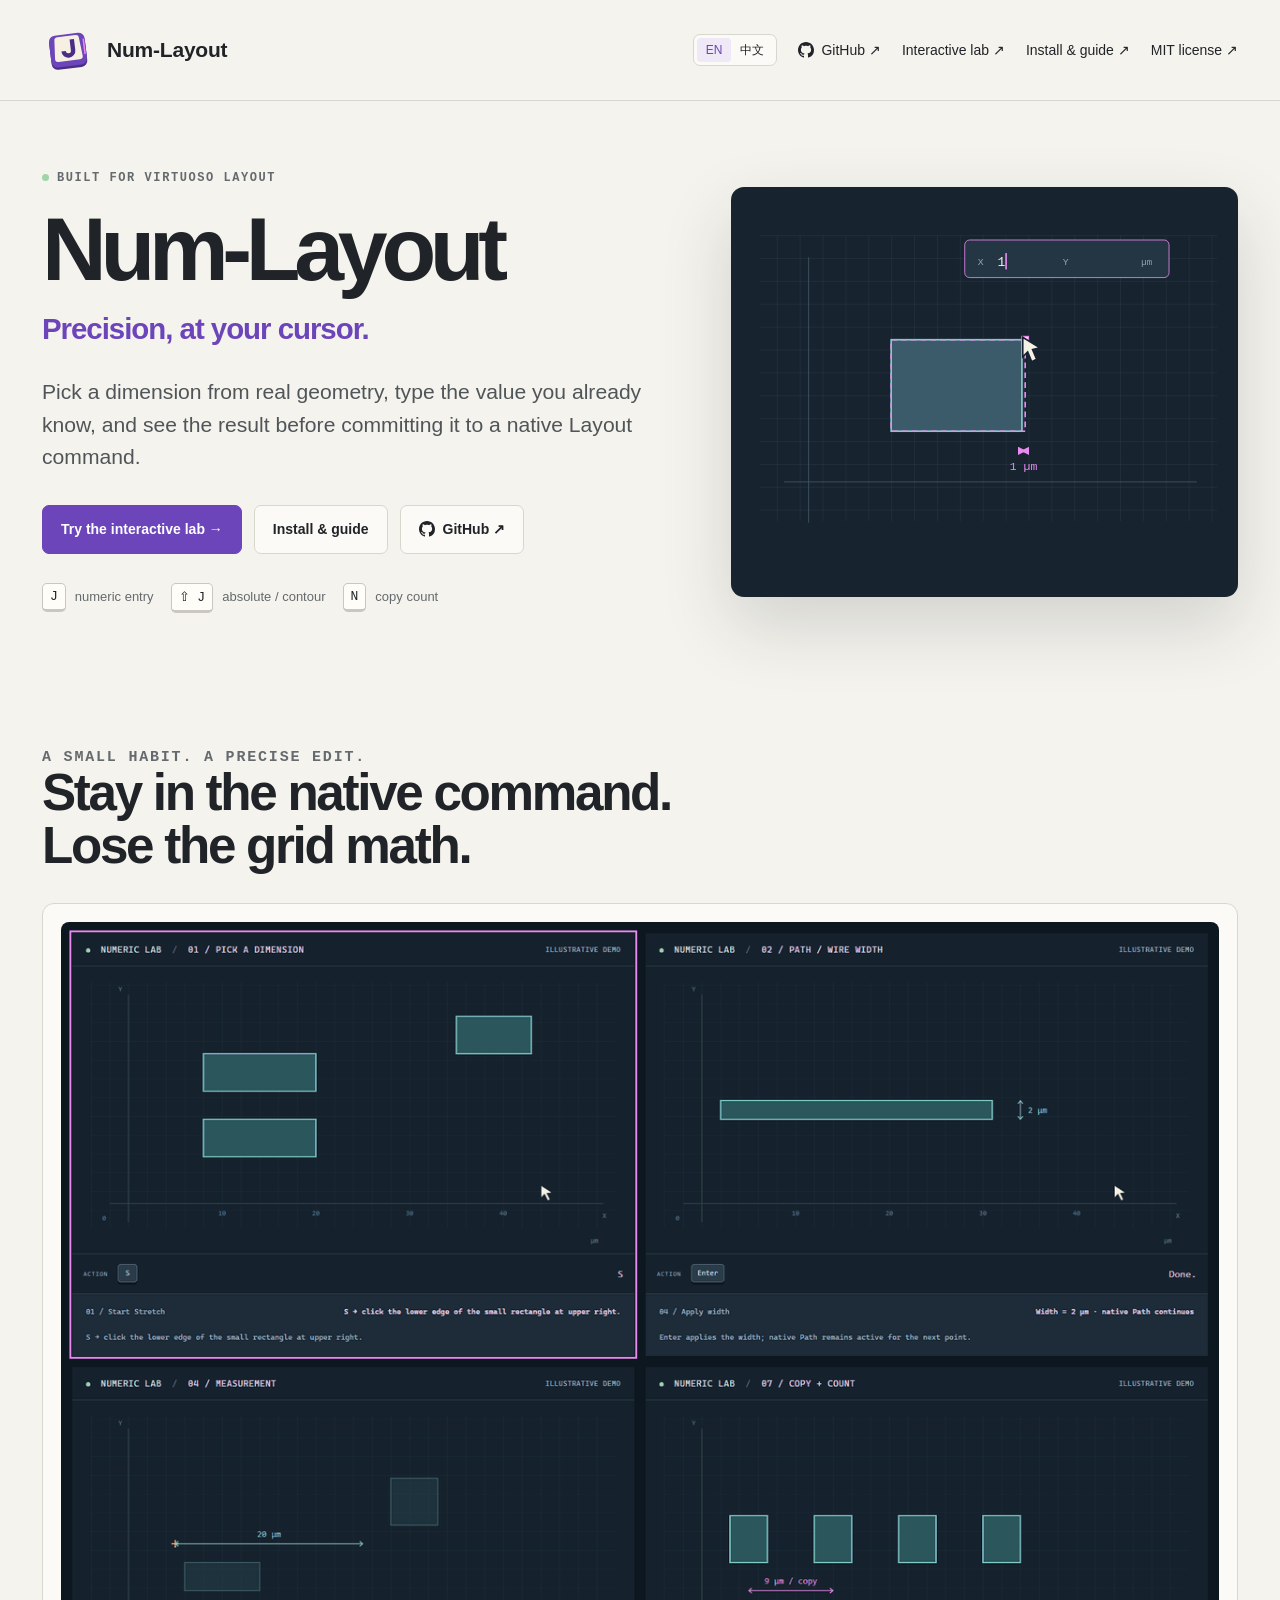
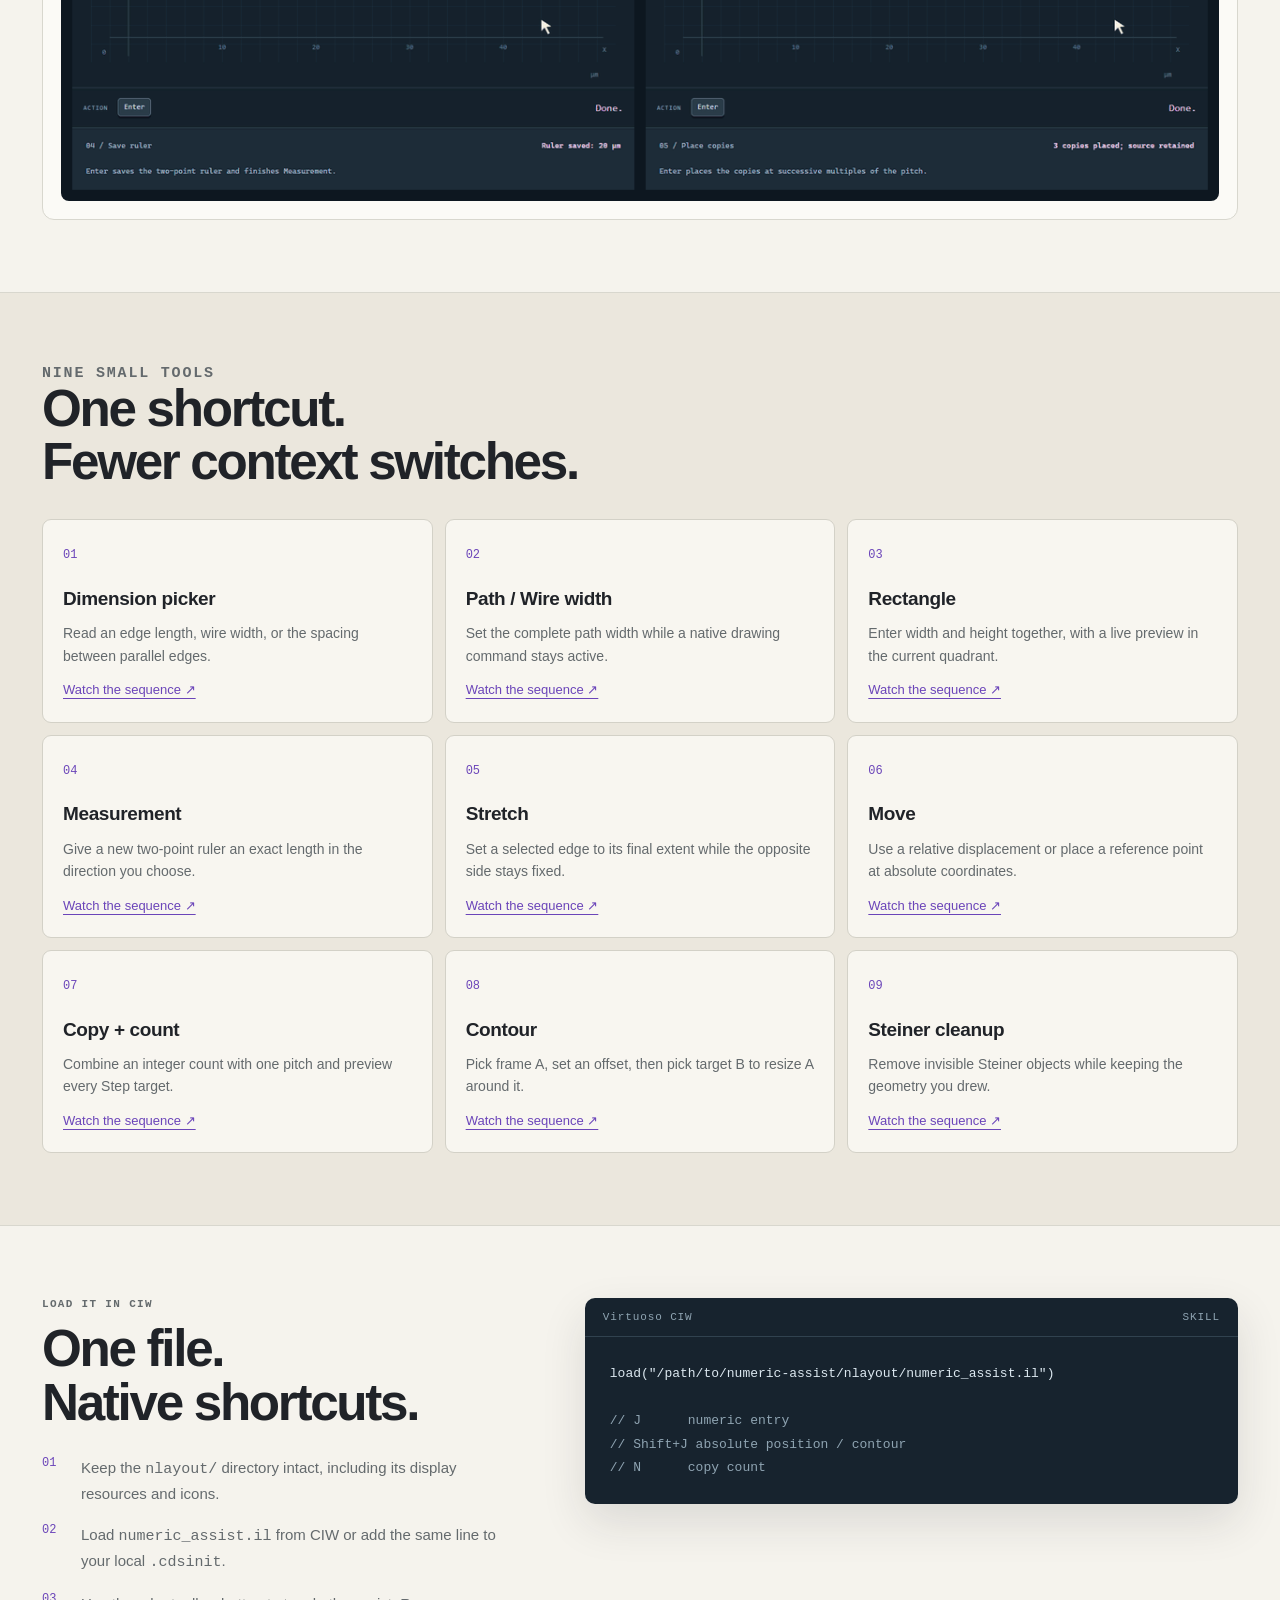
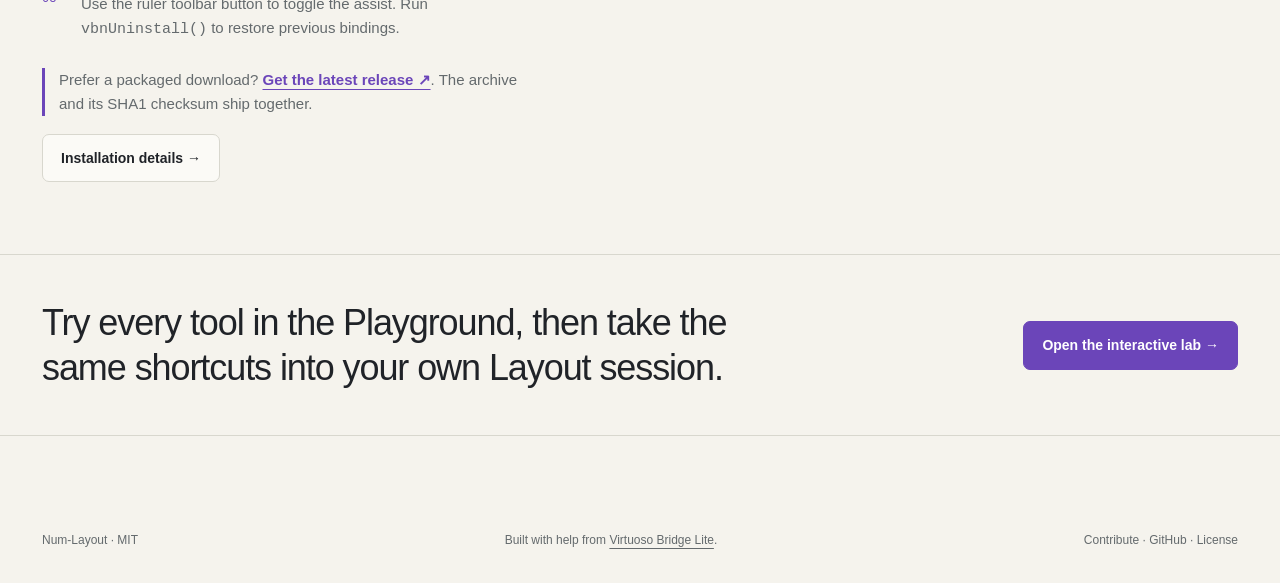
<file: docs/site/index.zh-CN.html>
<!doctype html>
<html lang="zh-CN">
  <head>
    <meta charset="utf-8" />
    <meta name="viewport" content="width=device-width, initial-scale=1" />
    <meta
      name="description"
      content="定数绘版（Num-Layout）为 Virtuoso Layout 命令加入精确数值输入、几何拾取、实时预览和可重复的版图编辑。"
    />
    <meta name="language-current" content="zh" />
    <meta name="language-alternate" content="index.html" />
    <title>定数绘版 · 精确，就在光标边</title>
    <link rel="stylesheet" href="site.css" />
    <script src="language.js"></script>
    <script src="hero.js" defer></script>
    <link rel="icon" type="image/svg+xml" href="../media/Num-Layout-icon.svg" />
  </head>
  <body>
    <header class="site-header">
      <a class="brand" href="index.zh-CN.html" aria-label="定数绘版首页"
        ><img class="brand-mark" src="../media/Num-Layout-icon.svg" alt="" /> 定数绘版
        <span class="brand-light">Num-Layout</span></a
      >
      <nav class="site-nav" aria-label="主导航">
        <span class="language-switch" aria-label="语言"
          ><a href="index.html" hreflang="en" data-language-choice="en">EN</a
          ><a
            href="index.zh-CN.html"
            aria-current="page"
            data-language-choice="zh"
            >中文</a
          ></span
        ><a
          class="github-link"
          href="https://github.com/nekomona/Num-Layout"
          aria-label="Num-Layout on GitHub"
          ><svg viewBox="0 0 16 16" aria-hidden="true" focusable="false"><path d="M8 0C3.58 0 0 3.58 0 8c0 3.54 2.29 6.53 5.47 7.59.4.07.55-.17.55-.38 0-.19-.01-.82-.01-1.49-2.01.37-2.53-.49-2.69-.94-.09-.23-.48-.94-.82-1.13-.28-.15-.68-.52-.01-.53.63-.01 1.08.58 1.23.82.72 1.21 1.87.87 2.33.66.07-.52.28-.87.51-1.07-1.78-.2-3.64-.89-3.64-3.95 0-.87.31-1.59.82-2.15-.08-.2-.36-1.02.08-2.12 0 0 .67-.21 2.2.82.64-.18 1.32-.27 2-.27.68 0 1.36.09 2 .27 1.53-1.04 2.2-.82 2.2-.82.44 1.1.16 1.92.08 2.12.51.56.82 1.27.82 2.15 0 3.07-1.87 3.75-3.65 3.95.29.25.54.73.54 1.48 0 1.07-.01 1.93-.01 2.2 0 .21.15.46.55.38A8.012 8.012 0 0 0 16 8c0-4.42-3.58-8-8-8z"/></svg><span>GitHub ↗</span></a
        ><a href="../demo/index.html">交互演示 ↗</a
        ><a href="../demo/guide.zh-CN.html">安装与使用指南 ↗</a
        ><a href="../../LICENSE">MIT 许可证 ↗</a>
      </nav>
    </header>
    <main>
      <section class="hero">
        <div>
          <p class="kicker">
            <span class="signal-dot"></span>专为 VIRTUOSO LAYOUT 设计
          </p>
          <h1>定数绘版</h1>
          <p class="hero-tagline">精确，就在光标边。</p>
          <p class="lede">
            尺寸可以从版图上量取，也可以直接输入。结果先显示在光标旁，确认后才写入当前命令。
          </p>
          <div class="hero-actions">
            <a class="button primary" href="../demo/index.html"
              >打开交互演示 →</a
            >
            <a class="button" href="../demo/guide.zh-CN.html">安装与使用指南</a>
            <a
              class="button github-button"
              href="https://github.com/nekomona/Num-Layout"
              ><svg viewBox="0 0 16 16" aria-hidden="true" focusable="false"><path d="M8 0C3.58 0 0 3.58 0 8c0 3.54 2.29 6.53 5.47 7.59.4.07.55-.17.55-.38 0-.19-.01-.82-.01-1.49-2.01.37-2.53-.49-2.69-.94-.09-.23-.48-.94-.82-1.13-.28-.15-.68-.52-.01-.53.63-.01 1.08.58 1.23.82.72 1.21 1.87.87 2.33.66.07-.52.28-.87.51-1.07-1.78-.2-3.64-.89-3.64-3.95 0-.87.31-1.59.82-2.15-.08-.2-.36-1.02.08-2.12 0 0 .67-.21 2.2.82.64-.18 1.32-.27 2-.27.68 0 1.36.09 2 .27 1.53-1.04 2.2-.82 2.2-.82.44 1.1.16 1.92.08 2.12.51.56.82 1.27.82 2.15 0 3.07-1.87 3.75-3.65 3.95.29.25.54.73.54 1.48 0 1.07-.01 1.93-.01 2.2 0 .21.15.46.55.38A8.012 8.012 0 0 0 16 8c0-4.42-3.58-8-8-8z"/></svg> GitHub ↗</a
            >
          </div>
          <div class="key-row" aria-label="主要快捷键">
            <kbd>J</kbd><span>数值输入</span><kbd>⇧ J</kbd
            ><span>绝对定位 / 轮廓</span><kbd>N</kbd><span>复制数量</span>
          </div>
        </div>
        <div class="hero-art" aria-label="带精确拉伸尺寸的示意版图">
          <svg viewBox="0 0 620 440" role="img" aria-labelledby="hero-art-title">
            <title id="hero-art-title">通过 X、Y 数值输入拉伸矩形的动画预览</title>
            <defs>
              <pattern id="hero-grid" width="28" height="28" patternUnits="userSpaceOnUse">
                <path d="M28 0H0V28" fill="none" stroke="#2b3d49" stroke-width="1" />
              </pattern>
              <marker id="hero-arrow" viewBox="0 0 8 8" refX="7" refY="4" markerWidth="7" markerHeight="7" orient="auto-start-reverse">
                <path d="M0 0L8 4L0 8Z" fill="#e989f1" />
              </marker>
            </defs>
            <rect width="620" height="440" fill="#17232e" />
            <rect x="35" y="28" width="560" height="350" fill="url(#hero-grid)" />
            <path d="M65 330H570M95 380V55" stroke="#415766" />
            <rect id="hero-base" x="196" y="156" width="160" height="112" fill="#2b575c" stroke="#82d2c9" stroke-width="2" />
            <rect id="hero-preview" x="196" y="156" width="160" height="112" fill="#e989f1" fill-opacity=".09" stroke="#e989f1" stroke-width="2" stroke-dasharray="7 5" />
            <rect id="hero-handle" x="352" y="152" width="8" height="8" fill="#f5f1e6" stroke="#e989f1" stroke-width="1.5" />
            <path id="hero-dim-x-line" d="M196 292H356" fill="none" stroke="#e989f1" stroke-width="1.5" marker-start="url(#hero-arrow)" marker-end="url(#hero-arrow)" />
            <text id="hero-x-label" x="276" y="316" text-anchor="middle" fill="#e989f1" font-family="Consolas, monospace" font-size="14">0 µm</text>
            <path id="hero-dim-y-line" d="M376 156V268" fill="none" stroke="#e989f1" stroke-width="1.5" marker-start="url(#hero-arrow)" marker-end="url(#hero-arrow)" />
            <text id="hero-y-label" x="382" y="216" fill="#e989f1" font-family="Consolas, monospace" font-size="14">0 µm</text>
            <rect x="286" y="34" width="250" height="46" rx="6" fill="#243643" stroke="#e989f1" />
            <text x="302" y="64" fill="#8fa4b2" font-family="Consolas, monospace" font-size="12">X</text>
            <text id="hero-x-input" x="326" y="66" fill="#f5f1e6" font-family="Consolas, monospace" font-size="16"></text>
            <text x="406" y="64" fill="#8fa4b2" font-family="Consolas, monospace" font-size="12">Y</text>
            <text id="hero-y-input" x="430" y="66" fill="#f5f1e6" font-family="Consolas, monospace" font-size="16"></text>
            <text x="502" y="64" fill="#8fa4b2" font-family="Consolas, monospace" font-size="11">µm</text>
            <rect id="hero-caret" x="326" y="50" width="2" height="20" fill="#e989f1" />
            <path id="hero-pointer" d="M0 0v24l6-6 5 12 6-3-5-12 9-2Z" fill="#f5f1e6" stroke="#17232e" stroke-width="2" />
          </svg>
        </div>
      </section>

      <section class="section" id="motion">
        <div class="section-head">
          <div>
            <p class="section-kicker">一个小习惯，一次精确编辑</p>
            <h2>留在当前命令里。<br />把网格换算交给工具。</h2>
          </div>
        </div>
        <div class="motion-card">
          <img
            src="../media/overview.gif"
            alt="四个动画示例：拾取尺寸、设置 Path 宽度、创建标尺、放置连续副本。"
          />
        </div>
      </section>

      <section class="tools-band" id="tools">
        <div class="section">
          <div class="section-head">
            <div>
              <p class="section-kicker">九项小工具</p>
              <h2>九个小工具。<br />一个快捷键就能调用。</h2>
            </div>
          </div>
          <div class="tool-grid">
            <article class="tool-card">
              <span class="num">01</span>
              <h3>尺寸拾取</h3>
              <p>读取边长、Wire 宽度或平行边间距。</p>
              <a href="../demo/index.html#pick">查看操作序列 ↗</a>
            </article>
            <article class="tool-card">
              <span class="num">02</span>
              <h3>Path / Wire 宽度</h3>
              <p>绘制 Path 或 Wire 时，直接设定整条路径的宽度。</p>
              <a href="../demo/index.html#width">查看操作序列 ↗</a>
            </article>
            <article class="tool-card">
              <span class="num">03</span>
              <h3>矩形</h3>
              <p>一次输入宽高，实时预览矩形在当前象限的展开。</p>
              <a href="../demo/index.html#rectangle">查看操作序列 ↗</a>
            </article>
            <article class="tool-card">
              <span class="num">04</span>
              <h3>测量</h3>
              <p>为新的两点标尺指定长度，方向由鼠标决定。</p>
              <a href="../demo/index.html#measure">查看操作序列 ↗</a>
            </article>
            <article class="tool-card">
              <span class="num">05</span>
              <h3>拉伸</h3>
              <p>把选中的边调整到指定尺寸，对边保持不动。</p>
              <a href="../demo/index.html#stretch">查看操作序列 ↗</a>
            </article>
            <article class="tool-card">
              <span class="num">06</span>
              <h3>移动</h3>
              <p>按相对距离移动对象，或把参考点放到绝对坐标。</p>
              <a href="../demo/index.html#move">查看操作序列 ↗</a>
            </article>
            <article class="tool-card">
              <span class="num">07</span>
              <h3>复制 + 数量</h3>
              <p>设置副本数和统一间距，所有 Step 目标先预览再放置。</p>
              <a href="../demo/index.html#copy">查看操作序列 ↗</a>
            </article>
            <article class="tool-card">
              <span class="num">08</span>
              <h3>轮廓偏移</h3>
              <p>先选外框 A，设定偏移量，再选目标 B，调整 A 的边界。</p>
              <a href="../demo/index.html#contour">查看操作序列 ↗</a>
            </article>
            <article class="tool-card">
              <span class="num">09</span>
              <h3>Steiner 清理</h3>
              <p>删除版图中的不可见 Steiner 对象，保留已绘制的图形。</p>
              <a href="../demo/index.html#cleanup">查看操作序列 ↗</a>
            </article>
          </div>
        </div>
      </section>

      <section class="section quick-grid" id="install">
        <div class="quick-copy">
          <p class="section-kicker">在 CIW 中加载</p>
          <h2>一个文件。<br />熟悉的快捷键。</h2>
          <ol class="steps">
            <li>
              <b>01</b
              ><span
                >保留完整的 <code>nlayout/</code> 目录，包括显示资源和图标。</span
              >
            </li>
            <li>
              <b>02</b
              ><span
                >在 CIW 中加载 <code>numeric_assist.il</code>，或把这行写进本地
                <code>.cdsinit</code>。</span
              >
            </li>
            <li>
              <b>03</b
              ><span
                >用标尺按钮开关辅助功能；执行
                <code>vbnUninstall()</code> 会恢复之前的键位。</span
              >
            </li>
          </ol>
          <p class="release-note">
            需要打包好的版本？<a
              href="https://github.com/nekomona/Num-Layout/releases/latest"
              >下载最新 Release ↗</a
            >，压缩包与 SHA1 校验文件一并提供。
          </p>
          <a class="button" href="../demo/guide.zh-CN.html#安装"
            >查看安装说明 →</a
          >
        </div>
        <div class="code-card">
          <header><span>Virtuoso CIW</span><span>SKILL</span></header>
          <pre><code>load(&quot;/path/to/numeric-assist/nlayout/numeric_assist.il&quot;)

<span style="color:#8fa4b2">// J      数值输入</span>
<span style="color:#8fa4b2">// Shift+J 绝对位置 / 轮廓</span>
<span style="color:#8fa4b2">// N      复制数量</span></code></pre>
        </div>
      </section>

      <section class="closing">
        <p>先在试验场里试一遍全部工具，再把快捷键带进自己的 Layout 会话。</p>
        <a class="button primary" href="../demo/index.html">打开交互演示 →</a>
      </section>
    </main>
    <footer class="site-footer">
      <span>定数绘版 · Num-Layout · MIT</span>
      <p>
        开发过程中使用了
        <a href="https://github.com/Arcadia-1/virtuoso-bridge-lite"
          >Virtuoso Bridge Lite</a
        >
        的帮助。
      </p>
      <span class="footer-links"
        ><a href="../../CONTRIBUTING.zh-CN.md">参与贡献</a> ·
        <a href="https://github.com/nekomona/Num-Layout">GitHub</a> ·
        <a href="../../LICENSE">许可证</a></span
      >
    </footer>
  </body>
</html>
</file>
<file: docs/demo/style.css>
@charset "UTF-8";
.input-strip {
  height: 64px;
  padding: 10px 18px;
  display: flex;
  align-items: center;
  gap: 14px;
  border-top: 1px solid #31424f;
  background: #17232e;
  overflow: hidden;
  font:
    12px Consolas,
    monospace;
}
.input-label {
  color: #95adbd;
  font-size: 11px;
  letter-spacing: 0.1em;
}
.key-history {
  display: flex;
  gap: 7px;
  min-width: 0;
  overflow: hidden;
  padding: 4px 2px 7px;
}
.keycap {
  display: inline-flex;
  justify-content: center;
  align-items: center;
  min-width: 31px;
  height: 29px;
  padding: 0 9px;
  white-space: nowrap;
  color: #dce5ec;
  background: #2b3d4b;
  border: 1px solid #657384;
  border-radius: 5px;
  box-shadow: 0 4px 0 #0d1720;
}
.keycap.pressed {
  transform: translateY(3px);
  background: #7951ac;
  border-color: #e989f1;
  color: #fff;
  box-shadow: 0 1px 0 #0d1720;
}
.typed-value {
  margin-left: auto;
  color: #f0c4f3;
  font-size: 16px;
  white-space: nowrap;
}
.typing-caret {
  color: #eee2af;
}
@media (max-width: 650px) {
  .input-strip {
    height: 59px;
    padding: 8px 10px;
    gap: 8px;
  }
  .input-label {
    font-size: 8px;
  }
  .keycap {
    min-width: 24px;
    height: 25px;
    font-size: 10px;
    padding: 0 5px;
  }
  .key-history {
    gap: 4px;
  }
  .typed-value {
    font-size: 12px;
  }
}
:root {
  --paper: #f5f3ed;
  --ink: #202328;
  --muted: #62666a;
  --line: #d9d9d0;
  --accent: #6b45b9;
  --magenta: #e989f1;
  --yellow: #efcf72;
  --canvas: #17232e;
  --cyan: #82d2c9;
}
* {
  box-sizing: border-box;
}
html {
  scroll-behavior: smooth;
}
body {
  margin: 0;
  background: var(--paper);
  color: var(--ink);
  font-family: Inter, "Segoe UI", Arial, sans-serif;
  font-size: 15px;
}
button,
input,
select {
  font: inherit;
}
button,
a,
input,
select {
  -webkit-tap-highlight-color: transparent;
}
a {
  color: inherit;
  text-underline-offset: 4px;
}
button {
  cursor: pointer;
  border: 1px solid var(--line);
  border-radius: 7px;
  padding: 11px 15px;
  background: transparent;
  color: inherit;
}
button:hover {
  background: #e9e5dc;
}
button:focus-visible,
a:focus-visible,
input:focus-visible,
select:focus-visible {
  outline: 3px solid #9d77dc;
  outline-offset: 4px;
}
button:disabled {
  cursor: default;
  opacity: 0.45;
}
.topbar {
  max-width: 1560px;
  margin: auto;
  padding: 25px 42px;
  display: flex;
  justify-content: space-between;
  align-items: center;
  border-bottom: 1px solid var(--line);
  gap: 24px;
}
.brand {
  display: flex;
  align-items: center;
  gap: 13px;
  font-size: 21px;
  font-weight: 760;
  letter-spacing: -0.01em;
  text-decoration: none;
  white-space: nowrap;
}
.brand-mark {
  display: block;
  width: 52px;
  height: 52px;
  flex: none;
  object-fit: contain;
}
.brand-light {
  color: var(--muted);
  font-weight: 520;
}
.topbar nav {
  display: flex;
  align-items: center;
  flex-wrap: wrap;
  gap: 23px;
  font-size: 14px;
}
.topbar nav a {
  text-decoration: none;
}
.github-link,
.github-button {
  display: inline-flex;
  align-items: center;
  gap: 7px;
}
.github-link svg,
.github-button svg {
  width: 16px;
  height: 16px;
  fill: currentColor;
  flex: none;
}
.language-switch {
  display: inline-flex;
  padding: 3px;
  border: 1px solid var(--line);
  border-radius: 7px;
  background: #fbfaf6;
}
.language-switch button {
  border: 0;
  padding: 5px 8px;
  font-size: 12px;
  line-height: 1;
  border-radius: 4px;
}
.language-switch button[aria-pressed="true"] {
  background: #eee8f7;
  color: var(--accent);
}
.intro {
  max-width: 1560px;
  margin: auto;
  padding: 54px 42px 44px;
  display: flex;
  justify-content: space-between;
  align-items: flex-end;
  gap: 36px;
}
.eyebrow {
  font-family: "Cascadia Code", Consolas, monospace;
  font-size: 12px;
  font-weight: 600;
  letter-spacing: 0.12em;
  margin: 0 0 18px;
}
.signal-dot {
  display: inline-block;
  background: #9fd5a9;
  border-radius: 50%;
  width: 7px;
  height: 7px;
  margin-right: 8px;
}
h1 {
  font-size: clamp(44px, 4.5vw, 70px);
  letter-spacing: -0.06em;
  line-height: 1.02;
  font-weight: 600;
  margin: 0;
}
h1 span {
  color: var(--accent);
}
.intro-note {
  padding-bottom: 4px;
}
.intro-note > p {
  font-size: 18px;
  line-height: 1.65;
  letter-spacing: -0.015em;
  margin: 0 0 22px;
}
.key-line {
  display: flex;
  align-items: center;
  gap: 9px;
  font-size: 12px;
  color: var(--muted);
  flex-wrap: wrap;
}
.key-line span {
  margin-right: 9px;
}
kbd {
  font:
    12px "Cascadia Code",
    Consolas,
    monospace;
  background: #fffdf7;
  border: 1px solid #c9c7bf;
  border-bottom-width: 3px;
  border-radius: 5px;
  padding: 5px 7px;
  color: var(--ink);
  white-space: nowrap;
}
.lab {
  max-width: 1476px;
  width: calc(100% - 84px);
  margin: 0 auto 55px;
  display: grid;
  grid-template-columns: 200px minmax(0, 1fr) 218px;
  border: 1px solid var(--line);
  border-radius: 12px;
  background: #fbfaf6;
  overflow: hidden;
}
.tool-panel {
  padding: 25px 12px 20px;
  border-right: 1px solid var(--line);
}
.panel-heading {
  font-family: "Cascadia Code", Consolas, monospace;
  font-size: 11px;
  letter-spacing: 0.07em;
  font-weight: 600;
  color: var(--muted);
  margin: 0 0 22px;
}
.tool-panel > .panel-heading {
  padding: 0 9px;
}
.panel-heading span {
  display: block;
  margin-top: 3px;
  opacity: 0.6;
}
.tool-panel nav {
  position: relative;
  isolation: isolate;
  display: flex;
  flex-direction: column;
  gap: 4px;
}
.tool-marker {
  position: absolute;
  left: 0;
  top: 0;
  z-index: 0;
  border-radius: 6px;
  background: #eee8f7;
  transition:
    transform 320ms cubic-bezier(0.22, 0.8, 0.24, 1),
    width 320ms cubic-bezier(0.22, 0.8, 0.24, 1),
    height 320ms cubic-bezier(0.22, 0.8, 0.24, 1);
  will-change: transform;
}
.tool {
  position: relative;
  z-index: 1;
  display: flex;
  align-items: center;
  gap: 10px;
  text-align: left;
  width: 100%;
  border: 0;
  padding: 12px 9px;
  font-size: 13px;
  font-weight: 550;
  border-radius: 6px;
}
.tool .index {
  font-family: Consolas, monospace;
  font-size: 11px;
  opacity: 0.55;
  width: 16px;
}
.tool.active {
  background: transparent;
  color: #623ca8;
}
.tool.active::after {
  content: "↗";
  margin-left: auto;
  font-size: 15px;
}
.aside-note {
  font-size: 12px;
  line-height: 1.7;
  color: var(--muted);
  margin: 32px 9px 0;
}
.experiment {
  padding: 26px 24px 22px;
  min-width: 0;
}
.experiment-heading {
  display: flex;
  justify-content: space-between;
  gap: 16px;
  align-items: center;
}
.experiment-heading .eyebrow {
  font-size: 11px;
  margin: 0 0 7px;
  color: var(--accent);
}
h2 {
  font-size: 26px;
  letter-spacing: -0.04em;
  font-weight: 600;
  margin: 0;
}
.key-badge {
  font:
    12px Consolas,
    monospace;
  border: 1px solid var(--line);
  padding: 7px 10px;
  border-radius: 5px;
  white-space: nowrap;
}
.tool-description {
  color: var(--muted);
  font-size: 13px;
  line-height: 1.6;
  margin: 13px 0 20px;
  min-height: 42px;
  max-width: 650px;
}
.capture {
  background: var(--canvas);
  border: 1px solid #253746;
  border-radius: 9px;
  overflow: hidden;
  color: #d7e5ed;
}
.canvas-bar {
  padding: 14px 16px;
  border-bottom: 1px solid #30404c;
  display: flex;
  justify-content: space-between;
  align-items: center;
  font:
    10px "Cascadia Code",
    Consolas,
    monospace;
  letter-spacing: 0.045em;
  gap: 12px;
}
.canvas-bar strong {
  font-weight: 400;
  color: #e6d3f7;
}
.bar-divider {
  color: #667480;
  margin: 0 8px;
}
.illustration-label {
  color: #a4b6c2;
  font-size: 10px;
}
#scene {
  width: 100%;
  height: auto;
  display: block;
  aspect-ratio: 900/460;
}
.scene-caption {
  display: grid;
  grid-template-columns: auto 1fr;
  align-items: center;
  justify-content: space-between;
  gap: 8px 16px;
  padding: 13px 16px;
  background: #1d2c38;
  border-top: 1px solid #31424f;
  font:
    11px "Cascadia Code",
    Consolas,
    monospace;
  min-height: 43px;
}
.scene-caption > span {
  color: #a8becd;
}
.scene-caption strong {
  font-weight: 500;
  color: #eed0f1;
  text-align: right;
}
#scene-description {
  grid-column: 1 / -1;
  margin: 0;
  color: #a8becd;
  line-height: 1.5;
}
.speed-label {
  display: flex;
  align-items: center;
  gap: 6px;
  font-size: 12px;
}
#speed {
  padding: 7px 4px;
  border: 1px solid var(--line);
  border-radius: 5px;
  background: #fbfaf6;
  color: var(--ink);
}
#loop[aria-pressed="true"],
#showcase[aria-pressed="true"] {
  background: #eee8f7;
  border-color: #b7a3d5;
  color: var(--accent);
}
.transport {
  display: flex;
  flex-wrap: wrap;
  align-items: center;
  gap: 8px;
  margin: 18px 0;
}
.transport button {
  font-size: 12px;
  padding: 9px 13px;
}
.transport .primary {
  background: var(--accent);
  border-color: var(--accent);
  color: #fff;
  min-width: 87px;
}
.transport .primary:hover {
  background: #563393;
}
.transport .quiet {
  border-color: transparent;
  color: var(--muted);
}
.step-counter {
  margin-left: auto;
  color: var(--muted);
  font:
    11px Consolas,
    monospace;
}
.steps {
  display: grid;
  grid-template-columns: repeat(auto-fit, minmax(85px, 1fr));
  gap: 8px;
}
.step {
  flex: 1;
  text-align: left;
  border: 0;
  border-top: 3px solid #e3dfd5;
  border-radius: 0;
  padding: 10px 0 3px;
  font-size: 12px;
  color: var(--muted);
  line-height: 1.5;
}
.step.active {
  border-top-color: var(--accent);
  color: var(--accent);
}
.step .step-num {
  font:
    10px Consolas,
    monospace;
  display: block;
  opacity: 0.7;
  margin-bottom: 4px;
}
.controls {
  border-left: 1px solid var(--line);
  padding: 27px 19px;
}
.controls label {
  display: block;
  font-size: 12px;
  font-weight: 600;
  margin: 19px 0 8px;
}
.controls input,
.controls select {
  width: 100%;
  min-width: 0;
  border: 1px solid #cbc9bf;
  background: #fffdf8;
  color: var(--ink);
  border-radius: 5px;
  padding: 11px 10px;
  font-family: Consolas, monospace;
  font-size: 14px;
}
.field-hint {
  display: block;
  font-size: 11px;
  line-height: 1.5;
  color: var(--muted);
  margin-top: 7px;
}
.apply {
  width: 100%;
  font-size: 12px;
  margin-top: 5px;
}
.error {
  min-height: 16px;
  font-size: 12px;
  color: #ae3349;
  line-height: 1.5;
  margin: 11px 0 4px;
}
.readout {
  border-top: 1px solid var(--line);
  margin-top: 28px;
  padding-top: 24px;
}
.readout .panel-heading {
  margin-bottom: 14px;
}
#explanation {
  font-size: 12px;
  line-height: 1.85;
  margin: 0;
  min-height: 108px;
}
.legend {
  display: grid;
  gap: 12px;
  font-size: 11px;
  color: var(--muted);
  padding-top: 24px;
  border-top: 1px solid var(--line);
  margin-top: 23px;
}
.legend i {
  display: inline-block;
  width: 10px;
  height: 10px;
  border-radius: 2px;
  margin-right: 8px;
}
.candidate {
  background: var(--yellow);
}
.preview {
  background: var(--magenta);
}
.geometry {
  background: var(--cyan);
}
.reference {
  display: block;
  margin-top: 30px;
  font-size: 12px;
  color: var(--accent);
}
.principles {
  max-width: 1476px;
  margin: 0 auto 58px;
  padding: 0 24px;
}
.principles > .eyebrow {
  color: var(--muted);
  margin-bottom: 25px;
}
.principles > div {
  display: grid;
  grid-template-columns: repeat(3, 1fr);
  gap: 55px;
}
.principles article {
  position: relative;
  padding-left: 42px;
}
.principles article > span {
  position: absolute;
  left: 0;
  top: 4px;
  font:
    12px Consolas,
    monospace;
  color: var(--accent);
}
h3 {
  font-size: 19px;
  font-weight: 550;
  letter-spacing: -0.03em;
  margin: 0 0 10px;
}
.principles article p {
  font-size: 13px;
  line-height: 1.7;
  color: var(--muted);
  max-width: 310px;
  margin: 0;
}
footer {
  border-top: 1px solid var(--line);
  padding: 23px 42px;
  display: flex;
  justify-content: space-between;
  align-items: center;
  gap: 30px;
  color: var(--muted);
  font-size: 12px;
}
footer p {
  max-width: 520px;
  line-height: 1.7;
  margin: 0;
}
footer > a {
  white-space: nowrap;
}
.footer-links {
  display: flex;
  gap: 16px;
  white-space: nowrap;
}
.skip-link {
  position: absolute;
  top: -80px;
  left: 15px;
  padding: 10px;
  z-index: 20;
  background: white;
}
.skip-link:focus {
  top: 10px;
}
.noscript {
  padding: 30px;
}
body.export {
  background: var(--canvas);
}
body.export .topbar,
body.export .intro,
body.export .tool-panel,
body.export .controls,
body.export .experiment-heading,
body.export .tool-description,
body.export .transport,
body.export .steps,
body.export .principles,
body.export footer {
  display: none;
}
body.export .lab,
body.export .experiment {
  display: block;
  width: auto;
  padding: 0;
  margin: 0;
  border: 0;
  border-radius: 0;
  background: none;
  max-width: none;
}
body.export .capture {
  border-radius: 0;
  width: 900px;
  border: 0;
}
body.export .canvas-bar {
  font-size: 14px;
  padding: 18px 22px;
}
body.export .illustration-label {
  font-size: 11px;
}
body.export .scene-caption {
  font-size: 12px;
  padding: 12px 22px;
  height: 100px;
}
@media (min-width: 1700px) {
  .intro {
    padding-top: 64px;
    padding-bottom: 55px;
  }
}
@media (max-width: 1250px) {
  .lab {
    width: auto;
    margin: 0 24px 45px;
    grid-template-columns: 175px minmax(0, 1fr) 190px;
  }
  .experiment {
    padding: 22px 17px;
  }
  .controls {
    padding: 24px 14px;
  }
  .topbar,
  .intro {
    padding-left: 25px;
    padding-right: 25px;
  }
  .intro-note > p {
    font-size: 16px;
  }
  .key-line {
    max-width: 360px;
  }
  .brand-light {
    display: none;
  }
  .canvas-bar {
    font-size: 9px;
    padding: 12px;
  }
  .illustration-label {
    font-size: 8px;
  }
  .scene-caption {
    font-size: 10px;
    padding: 12px;
  }
  .tool {
    font-size: 12px;
  }
  .tool-panel > .panel-heading span {
    display: none;
  }
}
@media (max-width: 960px) {
  .lab {
    grid-template-columns: 160px minmax(0, 1fr);
  }
  .controls {
    grid-column: 1/-1;
    border-left: 0;
    border-top: 1px solid var(--line);
    display: grid;
    grid-template-columns: 1fr 1fr;
    column-gap: 30px;
    padding: 22px;
  }
  .controls > .panel-heading {
    grid-column: 1/-1;
    margin-bottom: 0;
  }
  .readout {
    border-top: 0;
    padding-top: 20px;
    margin-top: 0;
  }
  .legend {
    grid-column: 2;
    margin-top: 0;
  }
  .reference {
    grid-row: 3;
    grid-column: 1;
  }
  .intro {
    align-items: flex-start;
  }
  .intro-note {
    max-width: 340px;
  }
  .key-line {
    gap: 8px;
  }
  footer {
    padding: 22px 25px;
  }
  .principles > div {
    gap: 24px;
  }
}
@media (max-width: 650px) {
  .topbar {
    padding: 18px;
  }
  .topbar nav {
    gap: 13px;
    font-size: 12px;
  }
  .brand {
    font-size: 17px;
  }
  .brand-mark {
    width: 44px;
    height: 44px;
  }
  .intro {
    display: block;
    padding: 32px 20px;
  }
  .intro-note {
    margin-top: 23px;
    max-width: none;
  }
  .intro-note > p {
    font-size: 15px;
    margin-bottom: 18px;
  }
  .intro-note > p br {
    display: none;
  }
  .lab {
    display: block;
    margin: 0 12px 36px;
  }
  .tool-panel {
    padding: 16px 12px;
    border-right: 0;
    border-bottom: 1px solid var(--line);
  }
  .tool-panel > .panel-heading {
    margin-bottom: 10px;
  }
  .tool-panel nav {
    display: flex;
    flex-direction: row;
    overflow-x: auto;
    padding-bottom: 5px;
  }
  .tool {
    width: auto;
    flex: 0 0 auto;
    font-size: 12px;
    padding: 10px;
  }
  .tool .index,
  .tool.active::after,
  .aside-note {
    display: none;
  }
  .experiment {
    padding: 20px 12px;
  }
  .experiment-heading h2 {
    font-size: 24px;
  }
  .tool-description {
    min-height: 0;
    font-size: 12px;
  }
  .canvas-bar {
    padding: 10px;
    font-size: 8px;
  }
  .illustration-label {
    font-size: 7px;
  }
  .canvas-bar .signal-dot {
    display: none;
  }
  .bar-divider {
    margin: 0 5px;
  }
  .scene-caption {
    padding: 10px;
    font-size: 9px;
    gap: 8px;
    min-height: 37px;
  }
  .controls {
    display: block;
    padding: 22px;
  }
  .controls > .panel-heading {
    margin-bottom: 10px;
  }
  .controls form {
    max-width: none;
  }
  .readout {
    padding-top: 24px;
    margin-top: 26px;
    border-top: 1px solid var(--line);
  }
  #explanation {
    min-height: 0;
  }
  .legend {
    display: flex;
    flex-wrap: wrap;
    gap: 12px;
    margin-top: 22px;
  }
  .reference {
    margin-top: 23px;
  }
  .principles {
    padding: 0 23px;
    margin-bottom: 35px;
  }
  .principles > div {
    grid-template-columns: 1fr;
    gap: 26px;
  }
  .principles article p {
    max-width: none;
  }
  footer {
    display: block;
    padding: 23px;
  }
  footer p {
    margin: 15px 0;
  }
  h1 {
    font-size: 49px;
  }
  .steps {
    gap: 6px;
  }
  .step {
    font-size: 10px;
  }
  .key-badge {
    font-size: 10px;
  }
  .transport button {
    padding: 8px 10px;
    font-size: 11px;
  }
  .step-counter {
    font-size: 10px;
  }
}
@media (prefers-reduced-motion: reduce) {
  html {
    scroll-behavior: auto;
  }
  .tool-marker {
    transition: none;
  }
}
html[lang="zh-CN"] h1 {
  line-height: 1.16;
  letter-spacing: -0.035em;
}
html[lang="zh-CN"] h2 {
  line-height: 1.25;
  letter-spacing: -0.025em;
}
</file>
<file: docs/site/site.css>
@charset "UTF-8";
:root {
  --paper: #f5f3ed;
  --paper-deep: #ebe7dd;
  --ink: #202328;
  --muted: #646a6d;
  --line: #d8d7ce;
  --accent: #6b45b9;
  --accent-dark: #51318f;
  --canvas: #17232e;
  --cyan: #82d2c9;
  --magenta: #e989f1;
  --yellow: #efcf72;
}
* {
  box-sizing: border-box;
}
html {
  scroll-behavior: smooth;
}
body {
  margin: 0;
  color: var(--ink);
  background: var(--paper);
  font-family:
    Inter, "Segoe UI", "PingFang SC", "Microsoft YaHei", Arial, sans-serif;
  font-size: 16px;
  line-height: 1.6;
}
a {
  color: inherit;
  text-underline-offset: 4px;
}
a:focus-visible {
  outline: 3px solid #9d77dc;
  outline-offset: 4px;
}
.site-header {
  max-width: 1500px;
  margin: auto;
  padding: 24px 42px;
  display: flex;
  align-items: center;
  justify-content: space-between;
  gap: 28px;
  border-bottom: 1px solid var(--line);
}
.brand {
  display: flex;
  align-items: center;
  gap: 13px;
  text-decoration: none;
  font-size: 21px;
  font-weight: 760;
  letter-spacing: -0.01em;
  white-space: nowrap;
}
.brand-mark {
  display: block;
  width: 52px;
  height: 52px;
  flex: none;
  object-fit: contain;
}
.brand-light {
  color: var(--muted);
  font-weight: 520;
}
.site-nav {
  display: flex;
  align-items: center;
  flex-wrap: wrap;
  gap: 21px;
  font-size: 14px;
}
.site-nav a {
  text-decoration: none;
}
.github-link,
.github-button {
  display: inline-flex;
  align-items: center;
  gap: 7px;
}
.github-link svg,
.github-button svg {
  width: 16px;
  height: 16px;
  fill: currentColor;
  flex: none;
}
.language-switch {
  display: inline-flex;
  padding: 3px;
  border: 1px solid var(--line);
  border-radius: 7px;
  background: #fbfaf6;
}
.language-switch a {
  padding: 6px 9px;
  border-radius: 4px;
  font-size: 12px;
  line-height: 1;
}
.language-switch a[aria-current="page"] {
  background: #eee8f7;
  color: var(--accent);
}
main {
  overflow: hidden;
}
.hero {
  max-width: 1500px;
  margin: auto;
  padding: 70px 42px 64px;
  display: grid;
  grid-template-columns: minmax(0, 1.1fr) minmax(360px, 0.9fr);
  gap: 70px;
  align-items: center;
}
.kicker {
  margin: 0 0 22px;
  color: var(--muted);
  font:
    600 12px "Cascadia Code",
    Consolas,
    monospace;
  letter-spacing: 0.13em;
}
.signal-dot {
  display: inline-block;
  width: 7px;
  height: 7px;
  margin-right: 8px;
  border-radius: 50%;
  background: #9fd5a9;
}
h1 {
  margin: 0;
  font-size: clamp(56px, 7vw, 104px);
  line-height: 0.94;
  letter-spacing: -0.07em;
  font-weight: 620;
}
h1 span {
  color: var(--accent);
}
.hero-tagline {
  margin: 20px 0 0;
  color: var(--accent);
  font-size: clamp(24px, 2.3vw, 35px);
  font-weight: 550;
  line-height: 1.25;
  letter-spacing: -0.035em;
}
.lede {
  max-width: 700px;
  margin: 28px 0 0;
  color: #4f5558;
  font-size: clamp(18px, 1.65vw, 23px);
  line-height: 1.55;
}
.hero-actions {
  display: flex;
  flex-wrap: wrap;
  gap: 12px;
  margin-top: 31px;
}
.button {
  display: inline-flex;
  align-items: center;
  gap: 8px;
  padding: 12px 18px;
  border: 1px solid var(--line);
  border-radius: 7px;
  background: #fbfaf6;
  text-decoration: none;
  font-size: 14px;
  font-weight: 650;
}
.button.primary {
  color: #fff;
  border-color: var(--accent);
  background: var(--accent);
}
.button.primary:hover {
  background: var(--accent-dark);
}
.button:hover:not(.primary) {
  background: #ebe7dd;
}
.key-row {
  display: flex;
  flex-wrap: wrap;
  align-items: center;
  gap: 9px;
  margin-top: 29px;
  color: var(--muted);
  font-size: 13px;
}
kbd {
  padding: 5px 7px;
  border: 1px solid #c9c7bf;
  border-bottom-width: 3px;
  border-radius: 5px;
  background: #fffdf7;
  color: var(--ink);
  font:
    13px "Cascadia Code",
    Consolas,
    monospace;
}
.key-row span {
  margin-right: 8px;
}
.hero-art {
  position: relative;
  min-height: 410px;
  border-radius: 13px;
  overflow: hidden;
  background: var(--canvas);
  box-shadow: 0 28px 70px rgba(30, 36, 42, 0.16);
}
.hero-art svg {
  display: block;
  width: 100%;
  height: 100%;
  min-height: 410px;
}
.section {
  max-width: 1500px;
  margin: auto;
  padding: 72px 42px;
}
.section-head {
  margin-bottom: 31px;
}
.section-kicker {
  margin: 0 0 12px;
  color: var(--accent);
  font:
    600 11px "Cascadia Code",
    Consolas,
    monospace;
  letter-spacing: 0.12em;
}
h2 {
  margin: 0;
  font-size: clamp(32px, 4vw, 54px);
  line-height: 1.04;
  letter-spacing: -0.045em;
  font-weight: 620;
}
html[lang="zh-CN"] h1 {
  line-height: 1.16;
  letter-spacing: -0.035em;
}
html[lang="zh-CN"] h2 {
  line-height: 1.24;
  letter-spacing: -0.025em;
}
html[lang="zh-CN"] .tool-card h3,
html[lang="zh-CN"] .principle h3 {
  line-height: 1.4;
}
.section-head p {
  margin: 0;
  color: var(--muted);
  font-size: 15px;
}
.motion-card {
  padding: 18px;
  border: 1px solid var(--line);
  border-radius: 12px;
  background: #fbfaf6;
}
.motion-card img {
  display: block;
  width: 100%;
  border-radius: 8px;
}
.motion-card p {
  margin: 15px 4px 2px;
  color: var(--muted);
  font-size: 13px;
}
.tools-band {
  background: var(--paper-deep);
  border-block: 1px solid var(--line);
}
.tool-grid {
  display: grid;
  grid-template-columns: repeat(3, 1fr);
  gap: 12px;
}
.tool-card {
  min-height: 155px;
  padding: 20px;
  border: 1px solid #d3d1c7;
  border-radius: 9px;
  background: #f8f6f0;
}
.tool-card .num {
  color: var(--accent);
  font:
    12px "Cascadia Code",
    Consolas,
    monospace;
}
.tool-card h3 {
  margin: 18px 0 8px;
  font-size: 19px;
  letter-spacing: -0.02em;
}
.tool-card p {
  margin: 0;
  color: var(--muted);
  font-size: 14px;
}
.tool-card a {
  display: inline-block;
  margin-top: 13px;
  color: var(--accent);
  font-size: 13px;
}
.quick-grid {
  display: grid;
  grid-template-columns: 0.85fr 1.15fr;
  gap: 60px;
  align-items: start;
}
.quick-copy p {
  color: var(--muted);
}
.steps {
  margin: 27px 0 0;
  padding: 0;
  list-style: none;
  display: grid;
  gap: 17px;
}
.steps li {
  display: grid;
  grid-template-columns: 27px 1fr;
  gap: 12px;
  color: var(--muted);
  font-size: 15px;
}
.steps b {
  color: var(--accent);
  font:
    12px "Cascadia Code",
    Consolas,
    monospace;
}
.code-card {
  overflow: hidden;
  border-radius: 10px;
  background: var(--canvas);
  box-shadow: 0 18px 45px rgba(30, 36, 42, 0.12);
}
.code-card header {
  display: flex;
  justify-content: space-between;
  padding: 13px 18px;
  color: #8fa4b2;
  border-bottom: 1px solid #31424f;
  font:
    11px "Cascadia Code",
    Consolas,
    monospace;
  letter-spacing: 0.08em;
}
pre {
  margin: 0;
  padding: 25px;
  overflow: auto;
  color: #dce8f0;
  font:
    13px/1.8 "Cascadia Code",
    Consolas,
    monospace;
}
.principles {
  display: grid;
  grid-template-columns: repeat(3, 1fr);
  gap: 50px;
}
.principle {
  padding-top: 18px;
  border-top: 2px solid #d5d1c6;
}
.principle .num {
  color: var(--accent);
  font:
    11px "Cascadia Code",
    Consolas,
    monospace;
}
.principle h3 {
  margin: 17px 0 8px;
  font-size: 21px;
}
.principle p {
  margin: 0;
  color: var(--muted);
  font-size: 14px;
}
.closing {
  max-width: 1500px;
  margin: 0 auto 70px;
  padding: 45px 42px;
  display: flex;
  align-items: center;
  justify-content: space-between;
  gap: 30px;
  border-block: 1px solid var(--line);
}
.closing p {
  max-width: 720px;
  margin: 0;
  font-size: clamp(22px, 3vw, 36px);
  line-height: 1.25;
  letter-spacing: -0.03em;
}
.site-footer {
  max-width: 1500px;
  margin: auto;
  padding: 25px 42px 38px;
  display: flex;
  justify-content: space-between;
  gap: 30px;
  color: var(--muted);
  font-size: 12px;
}
.site-footer p {
  max-width: 700px;
  margin: 0;
}
@media (max-width: 1000px) {
  .hero {
    grid-template-columns: 1fr;
    padding-top: 50px;
    gap: 42px;
  }
  .hero-art {
    min-height: 330px;
  }
  .hero-art svg {
    min-height: 330px;
  }
  .tool-grid {
    grid-template-columns: repeat(2, 1fr);
  }
  .quick-grid {
    grid-template-columns: 1fr;
    gap: 27px;
  }
}
@media (max-width: 650px) {
  .site-header {
    display: block;
    padding: 18px 20px;
  }
  .site-nav {
    margin-top: 17px;
    gap: 13px 17px;
  }
  .hero,
  .section {
    padding: 42px 20px;
  }
  h1 {
    font-size: 58px;
  }
  .hero-art,
  .hero-art svg {
    min-height: 245px;
  }
  .tool-grid,
  .principles {
    grid-template-columns: 1fr;
    gap: 13px;
  }
  .principles {
    gap: 23px;
  }
  .closing {
    display: block;
    margin: 0 20px 42px;
    padding: 33px 0;
  }
  .closing .button {
    margin-top: 23px;
  }
  .site-footer {
    display: block;
    padding: 22px 20px 30px;
  }
  .site-footer p {
    margin-top: 10px;
  }
}
@media (prefers-reduced-motion: reduce) {
  html {
    scroll-behavior: auto;
  }
}

.release-note {
  margin: 26px 0 18px;
  padding-left: 14px;
  border-left: 3px solid var(--accent);
  color: #4f5558;
  font-size: 15px;
}
.release-note a {
  color: var(--accent);
  font-weight: 650;
}
.footer-links {
  white-space: nowrap;
}
.footer-links a {
  text-decoration: none;
}
.footer-links a:hover {
  color: var(--accent);
}

.hero-art svg text {
  font-variant-numeric: tabular-nums;
}
#hero-caret {
  animation: hero-caret-blink 1.1s steps(1, end) infinite;
}
@keyframes hero-caret-blink {
  0%,
  49% {
    opacity: 1;
  }
  50%,
  100% {
    opacity: 0;
  }
}
@media (prefers-reduced-motion: reduce) {
  #hero-caret {
    animation: none;
    opacity: 0;
  }
}
</file>
